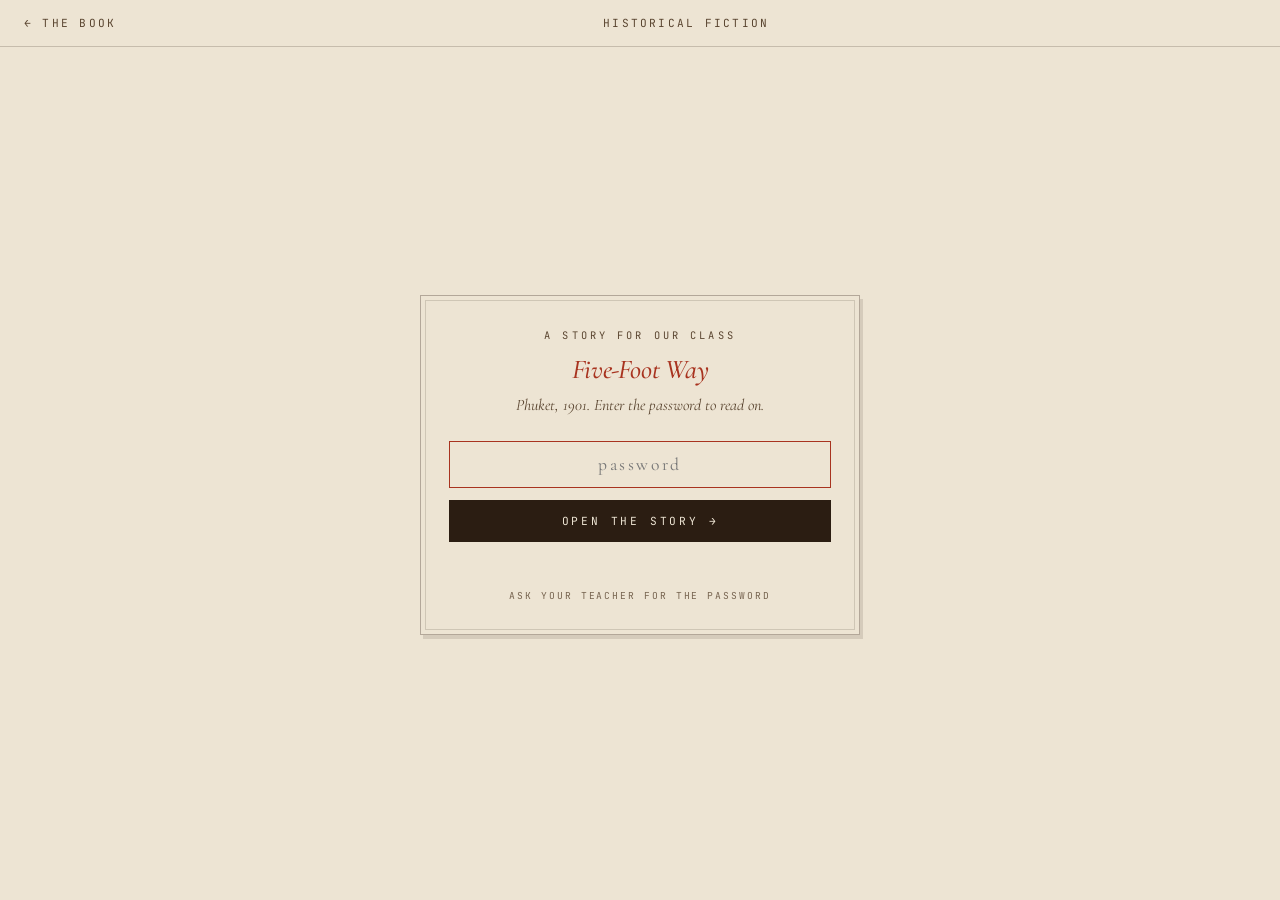
<file: fiction-ch1.html>
<!DOCTYPE html>
<html lang="en">
<head>
<meta charset="UTF-8" />
<meta name="viewport" content="width=device-width, initial-scale=1.0"/>
<title>The Harbour · Chapter I — Five-Foot Way</title>
<link href="https://fonts.googleapis.com/css2?family=Cormorant+Garamond:ital,wght@0,400;0,500;0,600;0,700;1,400&family=JetBrains+Mono:wght@400;500&display=swap" rel="stylesheet">
<link rel="stylesheet" href="styles/textbook.css">
<link rel="stylesheet" href="styles/fiction.css">
<script>
  // Soft gate: only readable once the password has been entered on the
  // contents page in this browser session. Runs before the body paints.
  try {
    if (sessionStorage.getItem('phuket-fiction-unlocked') !== 'yes') {
      location.replace('historical-fiction.html');
    }
  } catch (e) { /* sessionStorage unavailable — fall through */ }
</script>
</head>
<body>

<nav class="site-nav">
  <a class="home-link" href="historical-fiction.html">Contents</a>
  <span>Chapter I · The Harbour</span>
  <a class="next-link" href="fiction-ch2.html">The Alley</a>
</nav>

<article class="chapter">

  <header class="chapter-header">
    <div class="chapter-dek">Chapter I &nbsp;·&nbsp; Phuket · 1901</div>
    <h1>The <em>Harbour</em></h1>
  </header>

  <div class="chapter-body">
    <p>The <span class="vocab" data-def="A rice porridge (also called congee) — rice boiled in lots of water until soft and creamy. A common breakfast across Asia." data-pron="johk">jok</span> was ready before the sunrise.</p>
    <p>Mei came downstairs to the smell of rice porridge and salted fish, the soft knock of her mother's clay spoon against the side of the pot. The kitchen was the darkest room in the <span class="vocab" data-def="A narrow building with a shop on the ground floor and the family&#x27;s home on the floors above — common in old Southeast Asian towns.">shophouse</span> — set back behind the main hall, away from the street, where the charcoal stove could burn without heating the front rooms any worse than the air already did. Ratana stood with her back to the door, one hand stirring, the other reaching for the dish of fried onions.</p>
    <p>Mei took a piece of <em><span class="vocab" data-def="A long stick of fried dough eaten at breakfast, often dipped in rice porridge or soy milk." data-pron="yoh-tyao">you tiao</span></em> from the plate on the table. Her mother's hand came back and caught her wrist, lightly, without turning around.</p>
    <p>"Wash first."</p>
    <p>Mei washed. She ate the fried dough anyway, standing at the basin, tearing off pieces with wet fingers. From the front of the house came the creak of the <span class="vocab" data-def="A small altar in the home honouring dead family members, where incense is burned and prayers are said.">ancestor shrine</span>'s cabinet — Ah-Ma, already up, already lighting the morning incense. The old woman moved through the same motions every dawn: three sticks of incense, a quiet prayer, a small bow. The smoke curled through the shophouse like another member of the family, slow and familiar, finding its way into every room.</p>
    <p>Her father was at the table when she came back, dressed for business — his good cotton shirt, hair oiled, the leather shoes he wore when he wanted to be taken seriously by people who noticed leather shoes. He ate quickly. Focused, never wasting time.</p>
    <p>"Mei. Come to the harbour with me this morning."</p>
    <p>It was not a question, but it was not unkind. He needed her ears. He always said it that way — <em>I need your ears today</em> — as though her languages were something he was borrowing, like an umbrella or a good pen. She spoke four: <span class="vocab" data-def="A Chinese language from Fujian province in southern China, spoken by most of Phuket&#x27;s Chinese families." data-pron="HOK-ee-en">Hokkien</span> with her father and Ah-Ma, Malay with the market women and her mother's relatives, Thai with the officials who appeared occasionally at the shop to inspect licences, and English, learned at the mission school, where a Scottish woman with sun-damaged hands had drilled grammar into her for three years. Her father spoke Hokkien and enough Malay to buy and sell. He understood that Mei could hear things he could not, and he used it as a tool in the markets.</p>
    <p>They left the shophouse as the street was waking. The <span class="vocab" data-def="The covered walkway running along the front of the shophouses, about five feet wide. It gives shelter from sun and rain.">five-foot way</span> — the covered walkway that ran along every building on the street — was already filling: a coffee seller setting up his cart, two boys hauling a crate of chickens, an old man in an undershirt arranging bottles of dark medicine on a cloth. The light came in low and golden under the arches, catching the dust. Above the front walls of the shophouses rose arched windows with European columns, Chinese ceramic tiles in green and yellow, plaster flowers crumbling at the edges. Some buildings were new, their plaster still white. Others sagged with age and rain.</p>
    <p>The smell hit in layers: frying tofu from the corner shop, then the sharper rot of fish drying on racks, then the open drain running along the street's edge, then something sweet and faintly chemical drifting from the direction of Soi Romanee that Mei had learned not to ask about. A pig trotted past them, unhurried, heading somewhere with the confidence of an animal that owned the road. Her father stepped around it without breaking stride.</p>
    <p>At the harbour, the world opened up. The <span class="vocab" data-def="A tree that grows in salty water along tropical coasts, with tangled roots rising out of the mud." data-pron="MANG-grohv">mangrove</span>-lined canal — Klong Bang Yai — fed into the bay where the big ships waited. Smaller boats moved back and forth, carrying cargo and passengers the last stretch to the pier. A steamship sat waiting in the deeper water, its body painted white, its smokestack black — one of the Khaw family's ships that ran the coast twice a week between <span class="vocab" data-def="An island and city in present-day Malaysia with a large Chinese community — a major trading partner of Phuket." data-pron="puh-NANG">Penang</span> and <span class="vocab" data-def="The main city and port of Burma (now called Yangon, in Myanmar)." data-pron="rang-GOON">Rangoon</span>. Mei had never been on one. First-class passengers, her father had told her once, dined with the captain in white uniforms. She had tried to imagine it and could not.</p>
    <p>Her father moved through the crowd at the pier with the ease of a man who had been coming here for twenty years. He found his contact — a Hokkien trader named Ong whom Mei had met before, a thin man with ink-stained fingers who kept his account book tucked under his arm like a prayer book. They fell into conversation immediately: tin prices, shipping costs, the new taxes coming from Bangkok. Mei stood beside her father and let the words wash over her. She understood all of it but was not expected to speak.</p>
    <p>Beyond the trading men and the cargo being hauled up from the boats, a line of new arrivals was forming on the pier. She had seen this before — every few weeks, another batch. They came down from the smaller boats unsteadily, blinking against the light, carrying nothing or almost nothing. Young men, mostly. Some looked barely older than her. They wore rough cotton, salt-stained from the crossing, and they moved slowly, like people who had been at sea too long in too small a space.</p>
    <p>A <span class="vocab" data-def="Belonging to Siam, the old name for Thailand (used until 1939). &#x27;Siamese&#x27; means Thai." data-pron="sy-uh-MEEZ">Siamese</span> policeman waited at the end of the pier with a wooden box and a ball of string. Each man stopped, paid his coin, and received a small piece of beeswax pressed onto his wrist and tied with string — the immigration tax, one baht per head. Mei watched one boy fumble for his coin, patting his pockets with shaking hands. The man behind him said something low in Hokkien — <em>it's in your left, fool</em> — and the boy found it and paid and moved on.</p>
    <p>Her father glanced at the line without interest. "Forty-two in this batch," he said to Ong, reading from a shipping list someone had shown him. "Already contracted to the <span class="vocab" data-def="The main mining area of Phuket, in the hills inland from the town, where tin was first found in 1809." data-pron="kah-TOO">Kathu</span> mines."</p>
    <p>Already contracted — already owing money for their journey before their feet had touched Phuket soil. Mei knew what that meant. A man arrived in debt. He worked to pay the debt. The debt grew because he had to eat, and the food came from the mine owner, and the price was whatever the mine owner said it was. She had heard her father discuss these contracts at dinner, not with cruelty, in the same voice he used to talk about the weather. It was how things worked.</p>
    <p>One of the new arrivals — a boy not much older than Mei — stopped at the end of the pier and looked up at the town. Just looked. Then someone called to him — a man waiting to collect the new workers, probably sent by whoever owned their contracts — and the boy turned and followed, and the moment passed.</p>
    <p>"There is something else," her father said to Ong, and his voice changed in the way Mei recognised — he was excited, but trying not to show it. "A British engineer. Arriving next week. His company wants to invest in the Kathu mines." He paused, adjusting his cuffs. "I have been asked to host him. To assist with introductions."</p>
    <p>Ong raised his eyebrows. "British money."</p>
    <p>"British technology," her father corrected. "There is a difference." He smiled — the smile of a man who could already see the money this would bring. "Mei will translate."</p>
    <p>She looked at him. He had not mentioned this before.</p>
    <p>"Your English is good," he said, as though that settled it. And then he was back in the conversation with Ong, moving on to the price of labour, the cost of river access, the small and large deals that kept the Lim family's shophouse lit and fed.</p>
    <p>They walked home through the five-foot ways as the morning market reached its full noise — the shout of Hokkien prices, the clatter of pans, a woman laughing somewhere above them on a balcony. Incense smoke drifted from the shrine at the corner of Thalang Road, mixing with the smell of pork broth and wet stone. A <span class="vocab" data-def="A small two-wheeled passenger cart pulled by a person on foot." data-pron="RIK-shaw">rickshaw</span> runner passed them, barefoot, pulling an empty seat. The light fell through the arches in long pale bars.</p>
    <p>Mei walked beside her father and said nothing. She was thinking about the boy on the pier — the one who had stopped to look. She wondered what he had seen. She wondered if it matched what he had been promised.</p>
    <p>Ahead of them, the shophouse waited: dark teak, incense, the ancestor tablets on the wall, her mother's cooking, her grandmother's prayers. The ordinary life of the Lim family. Mei looked at the front of the shophouse, her house, and wondered what it would look like through the eyes of that boy.</p>
  </div>

  <aside class="author-note">
    <h3>Author's Historical Note</h3>
      <p>The harbour scene depicts a real practice: Chinese labourers arrived in Phuket from Penang and southern China throughout the late 1800s and early 1900s, many already in debt for their passage. Ships moored in Tongkah Harbour, and passengers were ferried upriver through mangroves to the town pier, where Siamese police collected an immigration tax of one baht per head — the receipt was a piece of beeswax worn on the wrist. By the peak of immigration around 1890, the Chinese population of Phuket may have reached 40,000–50,000, far outnumbering the Thai and Malay residents. The Lim family, their shophouse, and Mei herself are fictional — but the world they live in is as close to the real Phuket of 1901 as the historical record allows.</p>
  </aside>

  <nav class="chapter-footer">
    <a class="prev" href="historical-fiction.html">Story Contents</a>
    <a class="next" href="fiction-ch2.html">Chapter II · The Alley</a>
  </nav>

</article>

<script src="scripts/vocab.js"></script>
</body>
</html>
</file>
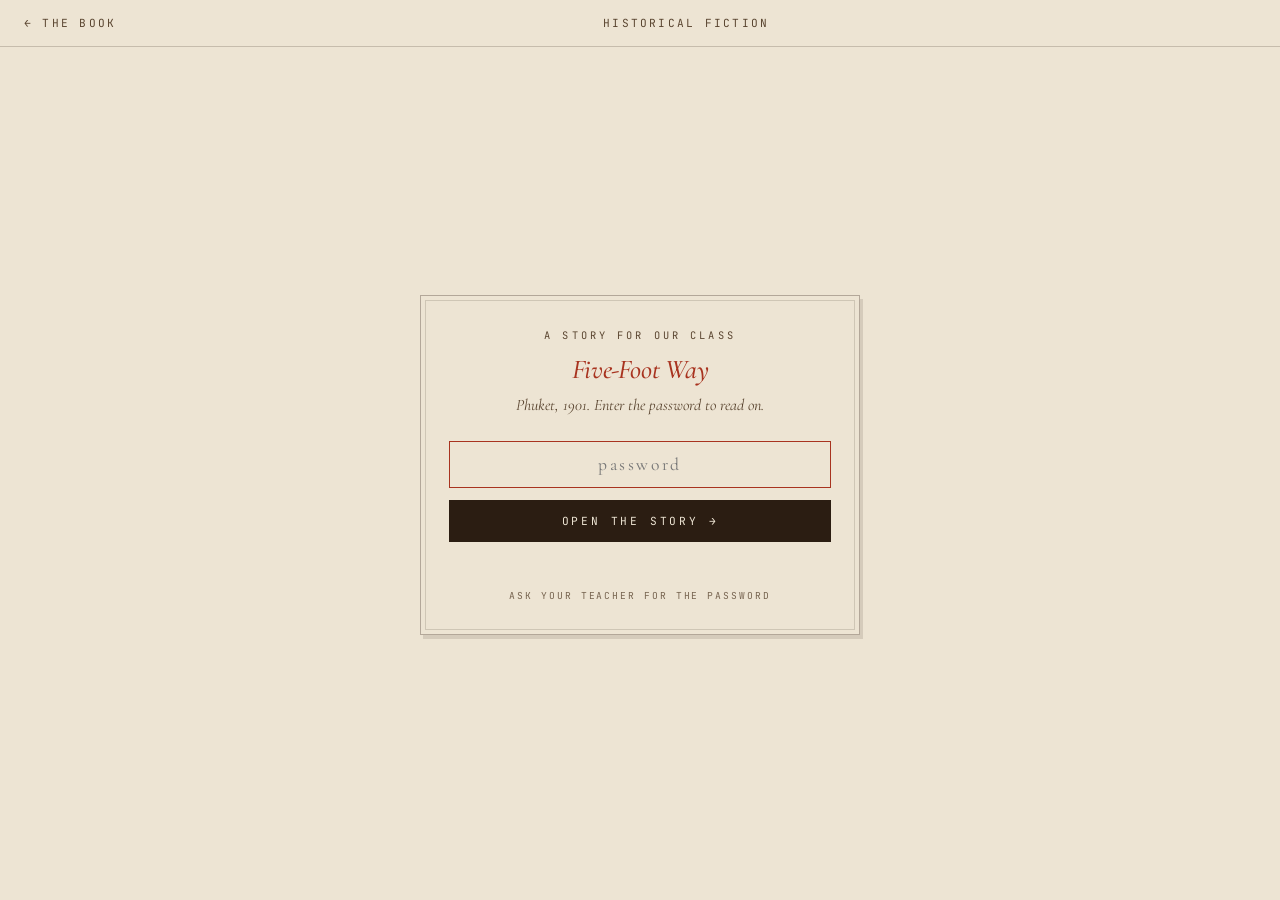
<file: fiction-ch2.html>
<!DOCTYPE html>
<html lang="en">
<head>
<meta charset="UTF-8" />
<meta name="viewport" content="width=device-width, initial-scale=1.0"/>
<title>The Alley · Chapter II — Five-Foot Way</title>
<link href="https://fonts.googleapis.com/css2?family=Cormorant+Garamond:ital,wght@0,400;0,500;0,600;0,700;1,400&family=JetBrains+Mono:wght@400;500&display=swap" rel="stylesheet">
<link rel="stylesheet" href="styles/textbook.css">
<link rel="stylesheet" href="styles/fiction.css">
<script>
  // Soft gate: only readable once the password has been entered on the
  // contents page in this browser session. Runs before the body paints.
  try {
    if (sessionStorage.getItem('phuket-fiction-unlocked') !== 'yes') {
      location.replace('historical-fiction.html');
    }
  } catch (e) { /* sessionStorage unavailable — fall through */ }
</script>
</head>
<body>

<nav class="site-nav">
  <a class="home-link" href="historical-fiction.html">Contents</a>
  <span>Chapter II · The Alley</span>
  <a class="next-link" href="fiction-ch3.html">The Englishman</a>
</nav>

<article class="chapter">

  <header class="chapter-header">
    <div class="chapter-dek">Chapter II &nbsp;·&nbsp; Three nights later</div>
    <h1>The <em>Alley</em></h1>
  </header>

  <div class="chapter-body">
    <p>She heard the breathing before anything else.</p>
    <p>Mei was awake in the upstairs room she slept in alone — the small room above the kitchen, where the heat collected and the mosquitoes found their way through the gaps in the shutters. She had the oil lamp turned low and a book open on the mat beside her, a book of English grammar the mission school teacher had lent her and never asked back. She was not really reading. She was listening to the sounds of her house falling asleep. Her father's steady snore from the front bedroom could be heard clearly from anywhere in the house. Ah-Ma's breathing was thin and slow behind the <span class="vocab" data-def="A small altar in the home honouring dead family members, where incense is burned and prayers are said.">ancestor shrine</span>. The stairway creaked softly, which was either nothing or ghosts.</p>
    <p>But the breathing sound came from below. From the back alley, the narrow space between the <span class="vocab" data-def="A narrow building with a shop on the ground floor and the family&#x27;s home on the floors above — common in old Southeast Asian towns.">shophouse</span> and the building behind it where the kitchen waste went out and the rats came in. Mei knew the sounds of that alley — the scratch of claws on stone, the rustle of cats hunting, the drip of water from the upper floors. This was different. This was a person. Someone trying very hard to breathe quietly and failing.</p>
    <p>She did not wake her parents. Later, she would not be able to explain why — not to herself, not to anyone. She took the lamp and went down the back stairs, barefoot on the dark teak, through the kitchen where the charcoal stove was still warm, to the low door that opened onto the alley.</p>
    <p>He was sitting against the wall, legs drawn up, head down. A boy — older than her, but not by much. His clothes were rough cotton, the kind the mine workers wore, torn at the shoulder and dark with something that might have been mud or might have been blood. His breathing came in short, uneven pulls, like someone who had been running for a long time and had only just stopped.</p>
    <p>She held the lamp up. He flinched, throwing a hand across his face, and said something fast and sharp in <span class="vocab" data-def="A Chinese language from Fujian province in southern China, spoken by most of Phuket&#x27;s Chinese families." data-pron="HOK-ee-en">Hokkien</span>: <em>"Don't — "</em></p>
    <p>She answered in Hokkien. "I'm not going to hurt you."</p>
    <p>He went still. His hand came down slowly and he looked at her — really looked, taking in the girl standing in a doorway with a lamp and bare feet and a face that was not what he had expected. She could see it: the calculation behind his eyes, working out whether she was going to scream.</p>
    <p>"You're from China?" he asked.</p>
    <p>"No. I'm from here."</p>
    <p>He frowned, as if this did not make sense with the Hokkien in her mouth. "Your family — "</p>
    <p>"My father is Hokkien. My mother is Malay. Thai."</p>
    <p>He stared at her. Then something shifted in his face as his look of suspicion softened with relief. "I need water," he said.</p>
    <p>She brought him water in a clay cup and cold rice wrapped in a cloth from the kitchen shelf. He drank the water in one long swallow and then held the cup out for more, and she refilled it without speaking. He ate the rice fast, hunched over it. When he finished he looked up and said, "My name is Ah Seng."</p>
    <p>"Mei."</p>
    <p>"Mei." He said it once. "I need a place to sleep. One night. I'll be gone before your family wakes."</p>
    <p>She looked at the storage room behind the kitchen — a narrow space, half-filled with sacks of rice and dried goods and her father's spare trading supplies. It had a door that closed. It had no window.</p>
    <p>"In there," she said. "Don't make noise."</p>
    <p>He stood with difficulty. He was taller than her but moved like an old man — slowly, with his hand pressed against his ribs. She did not ask what had happened to him. He did not offer. He went into the storage room and lowered himself to the floor between two rice sacks and closed his eyes, and she pulled the door shut and stood in the dark kitchen and listened to her own heartbeat and wondered what she had done.</p>
    <hr class="scene-break" />
    <p>He did not leave before the family woke. He could not. When Mei came down at dawn, before the rest of the house stirred, she found him in the same position, his face grey with exhaustion, his ribs rising and falling too fast. He had a bruise along his jaw that she had not seen in the lamplight, and his left hand was swollen at the knuckles.</p>
    <p>She brought more water. More rice. A piece of salted fish her mother would probably notice was missing. She sat on the floor outside the storage room door while he ate, and this time he talked.</p>
    <p>He was seventeen. He had come to Phuket six months ago from a village near <span class="vocab" data-def="A port city in Fujian, China, that many Phuket migrants set sail from." data-pron="chwan-JOH">Quanzhou</span>, in <span class="vocab" data-def="A province on the southeast coast of China — the home region of most Chinese migrants to Phuket." data-pron="foo-JYEN">Fujian</span> province. His passage had been paid by a labour contractor — a man connected to one of the brotherhoods, the <em><span class="vocab" data-def="A Chinese secret society, or &#x27;brotherhood.&#x27; In Phuket these groups controlled the mine contracts and much of Chinese life." data-pron="AHNG-yee">ang-yi</span></em>, the secret societies that controlled most of the mine contracts on the island. The cost of the passage was added to his debt. The cost of his food in the <span class="vocab" data-def="Plain buildings where many workers were housed together, like crowded dormitories." data-pron="BA-raks">barracks</span> was added to his debt. The cost of his tools was added to his debt. Every month the debt grew faster than his wages could cut it down.</p>
    <p>"The <span class="vocab" data-def="A boss who watches over workers and forces them to keep working, often harshly." data-pron="OH-ver-see-er">overseer</span> beat a man named Lau," Ah Seng said. His voice was flat. "Lau owed extra — he'd been sick, couldn't work for a week, and they charged him for the missed days. He argued. The overseer used a cane. Lau didn't get up."</p>
    <p>Mei said nothing. There was nothing to say.</p>
    <p>Ah Seng was quiet for a moment, and then he told her the rest. After the overseer beat Lau, the other men carried him back to the barracks and laid him on his mat. There were no doctors, and no one was sent for. Ah Seng sat with him through the night, pressing a wet cloth to Lau's face, listening to his breathing get worse. By morning Lau could not stand. The overseer came in at dawn and told them all to get to the <span class="vocab" data-def="A long wooden channel that water runs through. Miners used it to wash away light soil so the heavy tin would settle and could be collected." data-pron="sloos">sluice</span> line. He looked at Lau on the mat and said the missed days would be added to his debt.</p>
    <p>"I asked if someone could take him to the town," Ah Seng said. "To a doctor. The overseer hit me here" — he touched his jaw, the bruise — "and said I could join Lau on the mat if I wanted. So I worked the shift. When I came back, Lau was gone. They said he had been moved to another camp. No one believed it."</p>
    <p>He held up his swollen hand. "That night I went over the wall. There is a fence, bamboo, with wire at the top. I went over and the wire caught my hand and I kept going. I walked south through the jungle. I didn't know where I was going. I just walked until I couldn't anymore, and then I was here."</p>
    <p>He leaned his head back against the rice sacks. "I ran because I didn't want to end up like Lau. That's all. I don't have a plan. I don't have money. I don't have anywhere."</p>
    <p>She should have told him to leave. She knew this. A runaway <span class="vocab" data-def="An old and now offensive word for a poorly paid Asian labourer doing hard manual work. Used here for the indentured mine workers." data-pron="KOO-lee">coolie</span> in her father's shophouse — if the brotherhood found out, if her father found out — she could not finish the thought cleanly, could not see all the way to the end of what it would mean. But she looked at him sitting on the floor of her family's storage room, seventeen years old, holding his swollen hand against his chest, and she could not say the words.</p>
    <p>"Stay today," she said. "I'll bring food when it's safe. We'll figure out the rest."</p>
    <p>It was the first promise she had made to someone outside her family.</p>
    <p>That evening, her mother came back from the market with a basket of vegetables and a live chicken held by the feet. Mei was in the kitchen, washing the morning bowls, her body positioned between the storage room door and the rest of the house in a way she hoped looked natural.</p>
    <p>Ratana set the basket down. She untied the chicken and put it in the yard coop. She washed her hands at the basin. And then she paused — just for a moment — looking at the storage room door.</p>
    <p>Mei's hands went still in the wash water.</p>
    <p>"Mak." The word came out too quickly. "Will we eat the chicken tonight?"</p>
    <p>Her mother turned. She looked at Mei for a moment, one eyebrow rising slightly. "No. Tonight, only rice and soup." She moved to the stove and began unpacking the basket.</p>
    <p>Mei finished washing the bowls and went up the stairs to the front room, where Ah-Ma was waiting for her afternoon tea.</p>
    <p>That night, the storage room door stayed shut. Behind it, Ah Seng slept.</p>
  </div>

  <aside class="author-note">
    <h3>Author's Historical Note</h3>
      <p>The debt-bondage system shown here was real. Chinese labourers often signed contracts before leaving China, owing money for their passage, food, and tools to a mine owner or labour contractor. These debts were nearly impossible to pay off — new charges were added for food and lodging in the mining barracks, and wages were set by the mine owner. The secret societies (known locally as <em>ang-yi</em>, meaning roughly "brotherhood" in Hokkien) held and enforced these contracts. Running away meant becoming a fugitive not just from an employer, but from the brotherhood network that stretched across the island. The violence Ah Seng describes — overseers beating workers who could not meet their obligations — was a documented feature of the system, not an exception to it.</p>
  </aside>

  <nav class="chapter-footer">
    <a class="prev" href="fiction-ch1.html">Chapter I · The Harbour</a>
    <a class="next" href="fiction-ch3.html">Chapter III · The Englishman</a>
  </nav>

</article>

<script src="scripts/vocab.js"></script>
</body>
</html>
</file>
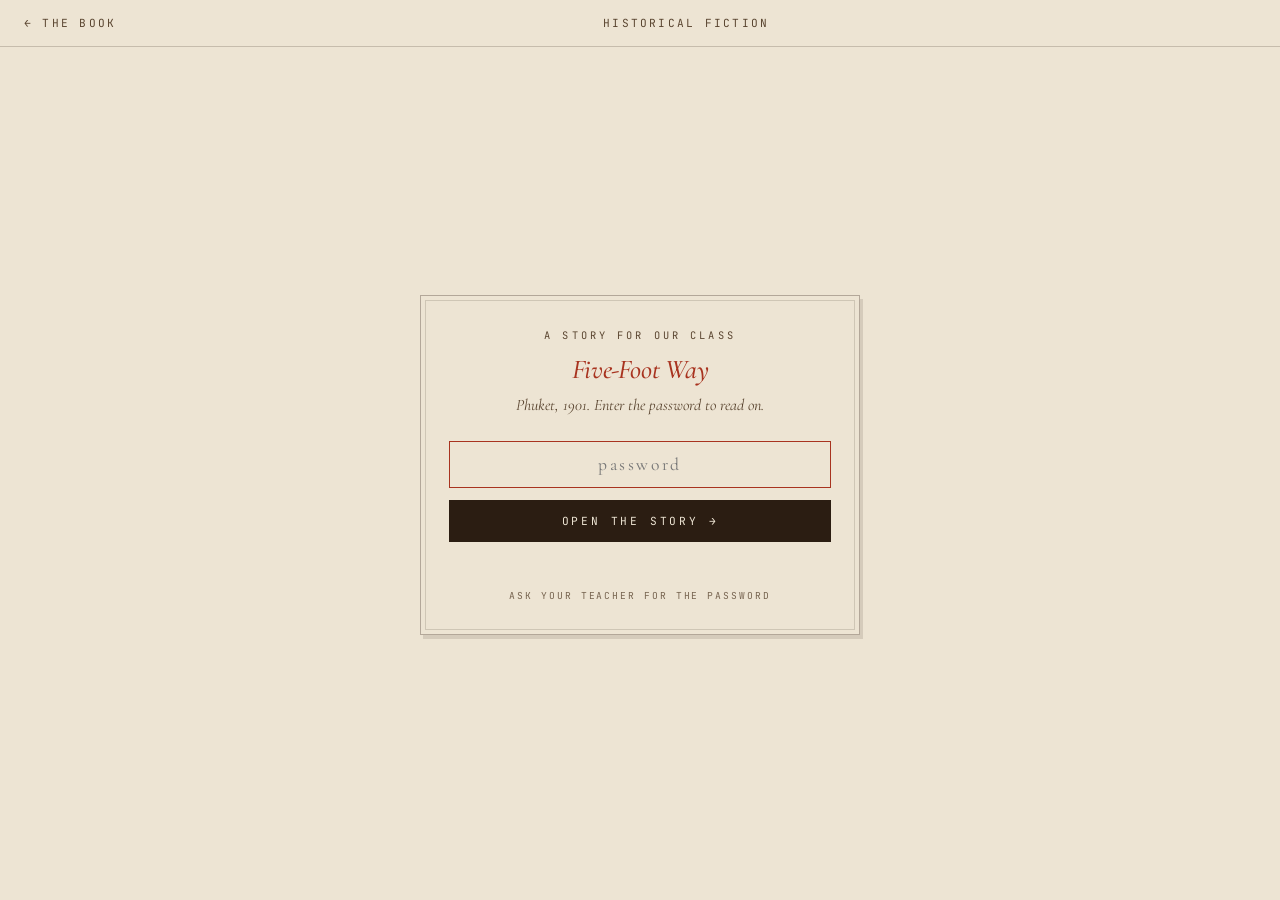
<file: fiction-ch3.html>
<!DOCTYPE html>
<html lang="en">
<head>
<meta charset="UTF-8" />
<meta name="viewport" content="width=device-width, initial-scale=1.0"/>
<title>The Englishman · Chapter III — Five-Foot Way</title>
<link href="https://fonts.googleapis.com/css2?family=Cormorant+Garamond:ital,wght@0,400;0,500;0,600;0,700;1,400&family=JetBrains+Mono:wght@400;500&display=swap" rel="stylesheet">
<link rel="stylesheet" href="styles/textbook.css">
<link rel="stylesheet" href="styles/fiction.css">
<script>
  // Soft gate: only readable once the password has been entered on the
  // contents page in this browser session. Runs before the body paints.
  try {
    if (sessionStorage.getItem('phuket-fiction-unlocked') !== 'yes') {
      location.replace('historical-fiction.html');
    }
  } catch (e) { /* sessionStorage unavailable — fall through */ }
</script>
</head>
<body>

<nav class="site-nav">
  <a class="home-link" href="historical-fiction.html">Contents</a>
  <span>Chapter III · The Englishman</span>
  <a class="next-link" href="fiction-ch4.html">Double Life</a>
</nav>

<article class="chapter">

  <header class="chapter-header">
    <div class="chapter-dek">Chapter III &nbsp;·&nbsp; A week later</div>
    <h1>The <em>Englishman</em></h1>
  </header>

  <div class="chapter-body">
    <p>He was not what she expected.</p>
    <p>Mei had imagined someone older — grey-whiskered, sun-darkened, the kind of British man she had seen stepping off the steamships in starched white and looking at Phuket the way a person looks at a room they intend to rearrange. But the man who followed her father through the front of the <span class="vocab" data-def="A narrow building with a shop on the ground floor and the family&#x27;s home on the floors above — common in old Southeast Asian towns.">shophouse</span> that Tuesday morning was young — her father's age, maybe younger — with sand-coloured hair already damp at the temples and a linen jacket he kept pulling away from his neck. He carried a leather case under one arm and a notebook in his hand and he looked, more than anything, like someone who had dressed for a different climate and was only now realising his mistake.</p>
    <p>"Mr. Aldridge," her father said, in the voice he used when he wanted to sound like a man of the world. "Welcome. Please — sit."</p>
    <p>The front room had been arranged for this — the good chairs, the dark teak table polished, the blue-and-white porcelain that only came out for guests. Aldridge sat and put his leather case on the floor and looked around the room — the <span class="vocab" data-def="A small altar in the home honouring dead family members, where incense is burned and prayers are said.">ancestor shrine</span>, the incense smoke, the ceramic tiles framing the doorway. He looked like a man making notes in his head.</p>
    <p>"My daughter," her father said, gesturing to Mei. "She speaks English. She will assist with our discussions."</p>
    <p>Aldridge turned to her and Mei saw the surprise flicker across his face. He had not expected a fourteen-year-old girl in a cotton <span class="vocab" data-def="A light, fitted blouse worn by women in the Malay world, usually over a sarong." data-pron="kuh-BAH-yah">kebaya</span> standing with her hands folded, waiting.</p>
    <p>"Miss Lim," he said, and stood halfway out of his chair — an odd, halting movement, as though his body had started the gesture before his mind caught up. "A pleasure."</p>
    <p>"Welcome to Phuket," Mei said.</p>
    <p>He smiled. It was an open smile, slightly uncertain.</p>
    <p>Before they could begin, there was a knock at the front entrance. Her father returned with another man — Thai, wearing a white Western-style uniform with brass buttons that he adjusted at the collar, as though it did not quite fit. He introduced himself in Thai as Khun Narong, from the office of Phraya Rassada, the governor. Mei translated for Aldridge. Khun Narong was polite and precise. He noted Aldridge's name, his company, his purpose — a survey of the mining areas at <span class="vocab" data-def="The main mining area of Phuket, in the hills inland from the town, where tin was first found in 1809." data-pron="kah-TOO">Kathu</span> — asked two questions about the length of the visit, accepted tea, and stood to leave within ten minutes.</p>
    <p>At the door he looked back at the room — at Aldridge with his notebook, at her father's eager <span class="vocab" data-def="A warm, generous welcome given to guests." data-pron="hos-pi-TAL-i-tee">hospitality</span>. Then he was gone, and the real conversation began.</p>
    <p>Aldridge spread papers across the table: maps of the Kathu area marked with pencil lines, technical drawings of a heavy nozzle mounted on a <span class="vocab" data-def="A joint that lets something turn freely from side to side." data-pron="SWIV-uhl">swivel</span> with pipes running to a pump, columns of numbers in small handwriting.</p>
    <p>"The tin <span class="vocab" data-def="An amount of a mineral, such as tin, that has built up naturally in the ground." data-pron="di-POZ-it">deposits</span> in these hillsides are extraordinarily rich," he said. "But the current methods — the sluicing, the hand labour — they're too slow. Men with shovels and wooden pans, digging by hand. There is a fortune sitting in those hills, and it will take a lifetime to get at it that way."</p>
    <p>Mei told her father: "He says the tin in the hills is rich but the miners are too slow to reach it. He thinks there is a better way."</p>
    <p>Her father nodded, his fingers drumming softly on the table.</p>
    <p>"A <span class="vocab" data-def="A high-pressure water cannon. Aimed at a hillside, it blasts the earth apart so the tin can be washed out — doing the work of many men." data-pron="hy-DROL-ik MON-i-ter">hydraulic monitor</span>," Aldridge said, and his voice shifted — warmer, faster. He tapped the drawing. "A water cannon, mounted on a swivel. You connect it by pipe to a steam-driven pump, draw water from the river, and fire it at the hillside under tremendous pressure. The water tears the earth apart — washes the tin-bearing soil straight down into the <span class="vocab" data-def="A long wooden channel that water runs through. Miners used it to wash away light soil so the heavy tin would settle and could be collected." data-pron="sloos">sluice</span> boxes. One machine, one operator. Doing the work of fifty men." He sat back. "The Cornish engineers in Malaya have already proved it works. My company has shipped one here — pipes, pump, the <span class="vocab" data-def="Here, short for a hydraulic monitor — a powerful water cannon used to blast tin out of a hillside.">monitor</span> itself. I plan to demonstrate it at Kathu."</p>
    <p>Mei told her father: "His company has brought a machine that uses water to blast apart hillsides and wash out the tin. They want to show it working at Kathu. He says one machine can do the work of fifty men."</p>
    <p>Her father leaned forward. "Tell him — tell him we have the land rights. We have the connections to the mine owners at Kathu. If his company needs a local partner, the Lim family can open every door on this island."</p>
    <p>Mei told Aldridge: "My father says his family has strong relationships with the mine owners. He would be glad to help your company make the right introductions."</p>
    <p>Aldridge asked about roads to Kathu, about the rainy season, about the depth of the rivers. He wrote everything down. He asked Mei how to say <em>thank you</em> in Thai and wrote that down too, in careful letters that looked nothing like the sounds. When he left, he turned to Mei and said, "Your English is excellent, Miss Lim. Where did you study?"</p>
    <p>"The mission school," she said. "On Thalang Road."</p>
    <p>"Remarkable," he said, and meant it, and walked out into the heat.</p>
    <p>Her father closed the door with the bright, certain look he wore when business was going well. "This is going to change everything, Mei. British money. British machines." He put his hand on her shoulder, a rare gesture. "You did well today."</p>
    <hr class="scene-break" />
    <p>Ah Seng had been in the storage room for a week. His hand was less swollen now, and he could stand without holding his ribs, though he still moved carefully. Each evening Mei brought him food after the family had eaten — rice, whatever was left over, sometimes a piece of fruit. They did not talk much. He was not unfriendly, but he was not easy either. He was a person who had learned to be careful around people, and she was still someone he was deciding about.</p>
    <p>That evening she brought him rice and salted duck. He ate sitting against the rice sacks, steady and unhurried.</p>
    <p>"What did you do today?" he asked.</p>
    <p>"Helped my father," Mei said. "He had a meeting. I translated."</p>
    <p>Ah Seng nodded. He pulled a piece of duck apart with his fingers. "Your father has a lot of meetings."</p>
    <p>"He's a trader. That's what traders do."</p>
    <p>"What was this one about?"</p>
    <p>"Tin," she said. "It's always about tin."</p>
    <p>He almost smiled at that. Almost. Then he went back to eating, and for a while neither of them spoke. Through the wall, her mother was washing the dinner bowls, the soft clink of ceramic on ceramic.</p>
    <p>"You can't go back," Mei said. "Can you."</p>
    <p>He shook his head slowly.</p>
    <p>"The <em><span class="vocab" data-def="A Chinese secret society, or &#x27;brotherhood.&#x27; In Phuket these groups controlled the mine contracts and much of Chinese life." data-pron="AHNG-yee">ang-yi</span></em> — the brotherhood — will be looking," he said. "Not yet. But soon."</p>
    <p>She waited.</p>
    <p>"I owe them. The passage from <span class="vocab" data-def="A province on the southeast coast of China — the home region of most Chinese migrants to Phuket." data-pron="foo-JYEN">Fujian</span>, the tools, the mat I slept on, even my daily rice." He looked up at her. "Not as good as what you bring me."</p>
    <p>She almost laughed. He almost did too.</p>
    <p>"Every day the number got bigger, not smaller. A man who owes is a man on their books." He set the bowl down. "They do not forget."</p>
    <p>"And you can't stay here forever."</p>
    <p>He didn't answer at first. He set the bowl down and looked at the wall of the storage room — the sacks of rice, the low ceiling, the door that was the only way in or out.</p>
    <p>Then: "When my ribs are better, I'll find day-work at the harbour. <span class="vocab" data-def="A worker who carries heavy loads — for example, loading and unloading boats at the harbour.">Porters</span>. They pay in coin and they don't ask for names."</p>
    <p>"That's the first place they'd look."</p>
    <p>"Maybe. The harbour is a hundred men a day, in and out. A face is gone the moment it's seen."</p>
    <p>She did not answer.</p>
    <p>"I can't keep eating your food and giving you nothing back," he said. "A few more days. Until I can walk without holding my chest."</p>
    <p>She went upstairs to bed.</p>
  </div>

  <aside class="author-note">
    <h3>Author's Historical Note</h3>
      <p>British investment in Phuket's tin mining increased sharply in the 1890s and early 1900s, as companies in Britain sought access to the island's rich alluvial tin deposits. Engineers with Cornish mining backgrounds were sent to introduce hydraulic mining technology — high-pressure water monitors that could blast apart hillsides and wash tin ore downhill, replacing large numbers of labourers with a single machine and operator. This technology was already being used in British Malaya during King Rama V's modernisation period (1868–1910). The Siamese government watched these arrivals carefully, placing junior officials in provincial centres to monitor foreign visitors — a delicate balancing act between welcoming foreign money and resisting colonial control. Mei's role as interpreter is fictional, but the real power of interpreters in colonial-era negotiations — their ability to shape what was communicated between parties who could not understand each other — is well documented across Southeast Asia.</p>
  </aside>

  <nav class="chapter-footer">
    <a class="prev" href="fiction-ch2.html">Chapter II · The Alley</a>
    <a class="next" href="fiction-ch4.html">Chapter IV · Double Life</a>
  </nav>

</article>

<script src="scripts/vocab.js"></script>
</body>
</html>
</file>
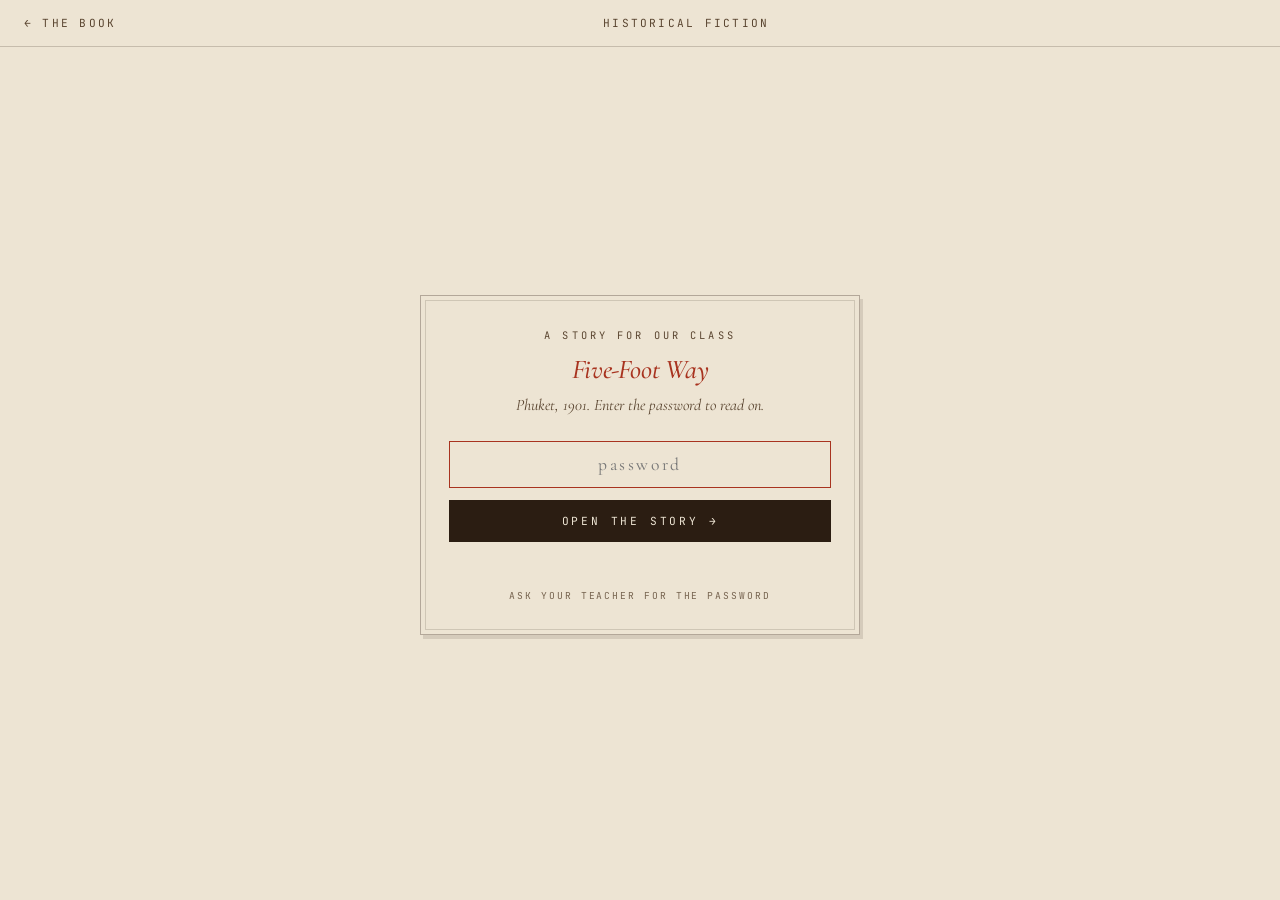
<file: fiction-ch4.html>
<!DOCTYPE html>
<html lang="en">
<head>
<meta charset="UTF-8" />
<meta name="viewport" content="width=device-width, initial-scale=1.0"/>
<title>Double Life · Chapter IV — Five-Foot Way</title>
<link href="https://fonts.googleapis.com/css2?family=Cormorant+Garamond:ital,wght@0,400;0,500;0,600;0,700;1,400&family=JetBrains+Mono:wght@400;500&display=swap" rel="stylesheet">
<link rel="stylesheet" href="styles/textbook.css">
<link rel="stylesheet" href="styles/fiction.css">
<script>
  // Soft gate: only readable once the password has been entered on the
  // contents page in this browser session. Runs before the body paints.
  try {
    if (sessionStorage.getItem('phuket-fiction-unlocked') !== 'yes') {
      location.replace('historical-fiction.html');
    }
  } catch (e) { /* sessionStorage unavailable — fall through */ }
</script>
</head>
<body>

<nav class="site-nav">
  <a class="home-link" href="historical-fiction.html">Contents</a>
  <span>Chapter IV · Double Life</span>
  <a class="next-link" href="fiction-ch5.html">The Question</a>
</nav>

<article class="chapter">

  <header class="chapter-header">
    <div class="chapter-dek">Chapter IV &nbsp;·&nbsp; The days find a shape</div>
    <h1>Double <em>Life</em></h1>
  </header>

  <div class="chapter-body">
    <p>The days found a shape.</p>
    <p>Ah Seng was the first out of the house. He left through the alley before dawn, while the family slept — a cloth bundle of cold rice in his hand, the few coins from the day before tied in a knot at his belt. The harbour foreman paid in coin and did not ask for names. Ah Seng hauled rice sacks and dried fish off the <span class="vocab" data-def="A traditional Chinese wooden sailing ship with broad sails, used for trade and travel across Southeast Asia.">junks</span> until midday, took an hour for food, and worked until the light went. His ribs still ached, but they held. His hand, the one that had caught the wire, had stopped weeping.</p>
    <p>Mornings she sat beside Aldridge in her father's front room while he spread his papers across the table and talked about rivers. When he was excited he leaned forward, tapping the map with his pencil, his voice rising half a note. She forgot, for a moment, what the rivers were for. He taught her words she had never needed before: <em><span class="vocab" data-def="Made of sand, gravel and soil carried and dropped by rivers over a long time. Phuket&#x27;s tin sat in alluvial gravel, easy to dig out." data-pron="al-LOO-vee-uhl">alluvial</span></em>, <em><span class="vocab" data-def="Tiny bits of sand, mud and rock that settle to the bottom of water." data-pron="SED-i-ment">sediment</span></em>, <em><span class="vocab" data-def="An amount of a mineral, such as tin, that has built up naturally in the ground." data-pron="di-POZ-it">deposit</span></em>, <em><span class="vocab" data-def="Powered by water moving under high pressure." data-pron="hy-DROL-ik">hydraulic</span></em>. He showed her the technical drawings of the <span class="vocab" data-def="Here, short for a hydraulic monitor — a powerful water cannon used to blast tin out of a hillside.">monitor</span> — the heavy iron nozzle on its <span class="vocab" data-def="A joint that lets something turn freely from side to side." data-pron="SWIV-uhl">swivel</span>, the pipes running back to the steam pump — and explained how the pressurised water would strip a hillside bare, washing tin-bearing soil straight down into the <span class="vocab" data-def="A long wooden channel that water runs through. Miners used it to wash away light soil so the heavy tin would settle and could be collected." data-pron="sloos">sluice</span> boxes. She asked how many men it replaced. He said fifty, maybe more. His eyes lit up when he said it.</p>
    <p>Afternoons she helped her mother in the kitchen, ran errands for her father at the trading house, sat with Ah-Ma at the shrine. Ordinary days. Ratana watched her sometimes. She did not say anything.</p>
    <p>Ah Seng came back after dusk. He slipped through the alley door while the family was at the table, washed at the basin in the dark, and went into the storage room. Mei brought him rice when she could — leftovers from the family pot, a piece of fruit, sometimes a sliver of dried fish. He had news of the town now. Two new junks from <span class="vocab" data-def="An island and city in present-day Malaysia with a large Chinese community — a major trading partner of Phuket." data-pron="puh-NANG">Penang</span>. A Tamil money-lender at the customs house. The price of charcoal up again. Mei listened. She did not tell him what Aldridge had said about <span class="vocab" data-def="A high-pressure water cannon. Aimed at a hillside, it blasts the earth apart so the tin can be washed out — doing the work of many men." data-pron="hy-DROL-ik MON-i-ter">hydraulic monitors</span>. She told herself this was because it would only worry him.</p>
    <p>Evenings she sat at the family table and ate and answered her father's questions about Aldridge's plans and said nothing about the boy in the storage room. She was good at this — the ordinary performance of a daughter with nothing to hide. She could not remember when it had stopped feeling difficult.</p>
    <hr class="scene-break" />
    <p>One Sunday he came back early. Mei was in the kitchen and heard the alley door before she expected it. She found him in the storage room already, sitting on the rice sacks, his face changed.</p>
    <p>"I saw Kwek," he said. "At the noodle stall near the customs house. He comes into town on the rest day."</p>
    <p>She sat down on the floor.</p>
    <p>"I didn't call out. I followed him four streets back, into the alley behind the rice <span class="vocab" data-def="A warehouse for storing goods, especially near a harbour — a common word in Asian ports." data-pron="GOH-down">godowns</span>, and told him where to come. Three knocks, then two. The back alley, not the front. Not on a rest day — the brotherhood watches the rest-day crowds." He paused. "He asked about Beng Huat. I said bring him."</p>
    <p>"When?"</p>
    <p>"When they can."</p>
    <p>She nodded. She did not know what else to do.</p>
    <hr class="scene-break" />
    <p>Then Kwek and Beng Huat came.</p>
    <p>It was past midnight, a week after Aldridge's arrival. The tapping at the alley door was soft — three short, a pause, two more — and from her room above the kitchen Mei almost missed it. She set the book down and listened. Below, she heard the storage room door, then bare feet on the kitchen tiles, and then the low scrape of the alley door as Ah Seng pulled it back. Voices in the kitchen, brief and quiet.</p>
    <p>By the time she came down the back stairs, the three of them were inside with the door shut. Two young men stood beside Ah Seng in the dark kitchen, the lamp turned low. The shorter one looked at her and grinned.</p>
    <p>"You must be the merchant's daughter," he said in <span class="vocab" data-def="A Chinese language from Fujian province in southern China, spoken by most of Phuket&#x27;s Chinese families." data-pron="HOK-ee-en">Hokkien</span>. "Ah Seng said you were his hero."</p>
    <p>"No," Ah Seng said. "I said she helped me a lot. There's a difference."</p>
    <p>Mei smirked.</p>
    <p>Kwek — that was the shorter one, she learned — talked enough for three people. He was seventeen, the same age as Ah Seng, from the same village near <span class="vocab" data-def="A port city in Fujian, China, that many Phuket migrants set sail from." data-pron="chwan-JOH">Quanzhou</span>. He had a round face and a grin that made it impossible to tell whether he was joking. The other one, Beng Huat, was older — nineteen, quieter, with hands that looked like they belonged to someone twice his age. He sat against the wall of the storage room and watched the others with the patience of a man who had learned that most things were not worth saying.</p>
    <p>They ate cold rice and pickled vegetables by the light of a single oil lamp turned so low it barely held. Four people in a space meant for sacks of rice. Kwek told Ah Seng about the <span class="vocab" data-def="Plain buildings where many workers were housed together, like crowded dormitories." data-pron="BA-raks">barracks</span> — who had been moved to which camp, who owed what, which <span class="vocab" data-def="A boss who watches over workers and forces them to keep working, often harshly." data-pron="OH-ver-see-er">overseer</span> had been replaced by one who was worse. He told it all as if it were gossip, almost cheerful, and Ah Seng shook his head and said, "You make everything sound like a festival."</p>
    <p>"Better than making it sound like a funeral," Kwek said. He turned to Mei. "Does he do this to you? Sit in the corner looking tragic?"</p>
    <p>She found herself laughing before she meant to. Ah Seng looked at her with an expression of betrayal so exaggerated that she laughed harder, and Kwek looked delighted, and even Beng Huat's mouth twitched.</p>
    <p>Then Beng Huat spoke. He told Mei what three years in the mines did. The knees go first, he said. Then the back. Then the cough that never leaves. Then the shaking in the hands that makes it hard to hold a cup steady. He held up his hands to show her. They trembled, very slightly, in the lamplight. He was nineteen.</p>
    <p>Mei asked if they had family at home.</p>
    <p>Kwek lit up. "A mother. Two younger sisters." He fished a coin from his pocket and turned it over in his fingers. "I send money when I can. It's never enough. But they know I'm alive, and that's something."</p>
    <p>There was a silence. Then Beng Huat said, without looking at anyone, "In the barracks, men smoke after the shift. <span class="vocab" data-def="An addictive drug made from poppies and smoked to dull pain. It was sold openly in the mines and kept many workers in debt." data-pron="OH-pee-um">Opium</span>. It helps with the ache."</p>
    <p>Kwek shook his head. "I don't touch it. My mother told me not to." He said it simply, as if his mother's voice still carried across the sea from <span class="vocab" data-def="A province on the southeast coast of China — the home region of most Chinese migrants to Phuket." data-pron="foo-JYEN">Fujian</span> to this storage room in Phuket.</p>
    <p>Ah Seng laughed — a short, real laugh. "His mother also told him to eat his vegetables and not talk to girls."</p>
    <p>"And I listened to two out of three," Kwek said, and grinned at Mei.</p>
    <p>She thought of the smell that drifted from Soi Romanee on certain nights — sweet and heavy, settling in the back of the throat. She had always known it without knowing what it was.</p>
    <p>Kwek asked what Mei did during the day. She said she helped her father with his business, that there was a visitor she had to assist. She did not say who the visitor was. She did not mention hydraulic monitors or surveys or the word <em>alluvial</em>. She told herself this was because it would only worry them.</p>
    <hr class="scene-break" />
    <p>The visits became a pattern — every few nights when it was safe, the soft knock at the back door. Mei started leaving extra food out.</p>
    <p>Outside the <span class="vocab" data-def="A narrow building with a shop on the ground floor and the family&#x27;s home on the floors above — common in old Southeast Asian towns.">shophouse</span>, the town was shifting. Yellow ceremonial flags had appeared on shophouse doors along Thalang Road. Drums sounded at dusk from the direction of the Chinese shrines, low and steady, a pulse beneath the ordinary noise. The incense smoke was thicker than usual, drifting in slow clouds through the <span class="vocab" data-def="The covered walkway running along the front of the shophouses, about five feet wide. It gives shelter from sun and rain.">five-foot ways</span>. The Vegetarian Festival — the Nine Emperor Gods — had begun. For nine days the faithful would eat no meat, burn offerings at the shrines, and pray. An old man at the corner shrine sat cross-legged before a table of fruit and incense, chanting in a voice that seemed to come from somewhere below his chest. Mei passed him each morning on her way to the front room where Aldridge waited with his maps. Two worlds, a hundred steps apart.</p>
    <p>Later that night, Ah-Ma called her to the <span class="vocab" data-def="A small altar in the home honouring dead family members, where incense is burned and prayers are said.">ancestor shrine</span> room. The old woman was sitting on a low stool beside the shrine, the incense sticks freshly lit, the smoke thick enough to taste. She patted the floor beside her. Mei sat.</p>
    <p>"Your father is pleased with you," Ah-Ma said. She did not look at Mei when she said it. She was adjusting an incense stick that did not need adjusting. "He says you are useful to the British man. That you translate well."</p>
    <p>"I translate what they say to each other. That's all."</p>
    <p>"Mmm." Ah-Ma's fingers moved to the next incense stick. "Your grandfather translated too. For the mine bosses, when they needed someone who could speak to the <span class="vocab" data-def="Belonging to Siam, the old name for Thailand (used until 1939). &#x27;Siamese&#x27; means Thai." data-pron="sy-uh-MEEZ">Siamese</span> officials. He was useful." She paused. "Being useful to powerful men is not the same as being safe."</p>
    <p>Mei said nothing.</p>
    <p>Ah-Ma turned her head slightly, as if listening to something beyond the room. "You hear the drums?"</p>
    <p>"The festival."</p>
    <p>"Yes." Ah-Ma was quiet for a while. The drums pulsed in the distance. Then she said, "I was your father's age — younger, even — when our people burned this town."</p>
    <p>Mei looked at her.</p>
    <p>"Eighteen seventy-six," Ah-Ma said. "The miners. Men like your grandfather — men who had come from Fujian with nothing and been given less. They came down from <span class="vocab" data-def="The main mining area of Phuket, in the hills inland from the town, where tin was first found in 1809." data-pron="kah-TOO">Kathu</span> with torches. I could hear them before I could see them — shouting, hundreds of voices. Then the smell. Wood burning, and something else." She touched one of the incense sticks, steadying it in its holder. "The governor ran."</p>
    <p>She turned to look at Mei directly. Her eyes were clear and hard.</p>
    <p>"You know your father used to be a miner?"</p>
    <p>Mei stared at her. She thought of her father at the breakfast table — the oiled hair, the leather shoes, the way he held his tea cup with two fingers as if he had always held it that way. She could not put him in a mine. She could not see it.</p>
    <p>"He was younger than those boys who visit your back room at night," Ah-Ma said, and Mei went very still. "Yes. I hear them too. These walls are thin and I am old, not deaf." She let that sit for a moment, then continued as if she had said nothing unusual. "Your father hauled gravel at Kathu. Washed ore in the river. He did not march with the men who burned the town — but he understood why they marched. He had the same cough. The same ache in his hands."</p>
    <p>"They burned their own city," she said. "Their own shops, their own streets. Because they had nothing left to lose, and they wanted the men in charge to understand what that meant."</p>
    <p>Her voice was steady. She might have been talking about the weather, or the price of rice.</p>
    <p>"Your father built everything we have from what came after — the rebuilding, the new trade, the chances that opened up when the old order broke. He worked the gravel pits before he worked the ledger books. He does not like to remember that. But I remember."</p>
  </div>

  <aside class="author-note">
    <h3>Author's Historical Note</h3>
      <p>The 1876 uprising was one of the most significant events in Phuket's history. Chinese miners, pushed past endurance by falling wages, heavy taxes, and brutal working conditions, rose up against the authorities — approximately 2,000 rioters burned and looted Phuket Town, and twenty-one people were killed. The governor fled to Phang Nga. The Siamese government eventually negotiated a settlement rather than attempting to crush the rebellion by force. The Vegetarian Festival (Nine Emperor Gods Festival), still celebrated in Phuket today, dates to at least the 1820s, when a Chinese opera troupe in Kathu fell ill and recovered through vegetarian diet and prayer. In 1901 it would have been a relatively small-scale affair centred on shrine ceremonies and vegetarian observance — not the spectacular public event with piercings that tourists see today. Opium was a central feature of life in the mining communities, imported in enormous quantities and smoked openly in the barracks — it dulled the physical pain of mine work but also deepened workers' dependency on their employers and the secret societies that controlled supply. Mining coolies were not generally locked in the compounds: most had one rest day a week, often the Chinese seventh day, and many walked the 8–10 km into Phuket Town to gamble, buy goods, visit opium dens, or eat food cooked by someone else. The brotherhoods watched the rest-day crowds carefully, but the harbour itself was a constant churn of porters, rickshaw-pullers, and unaffiliated day-labourers — an unfamiliar face on the docks could work there for weeks before it was noticed.</p>
  </aside>

  <nav class="chapter-footer">
    <a class="prev" href="fiction-ch3.html">Chapter III · The Englishman</a>
    <a class="next" href="fiction-ch5.html">Chapter V · The Question</a>
  </nav>

</article>

<script src="scripts/vocab.js"></script>
</body>
</html>
</file>
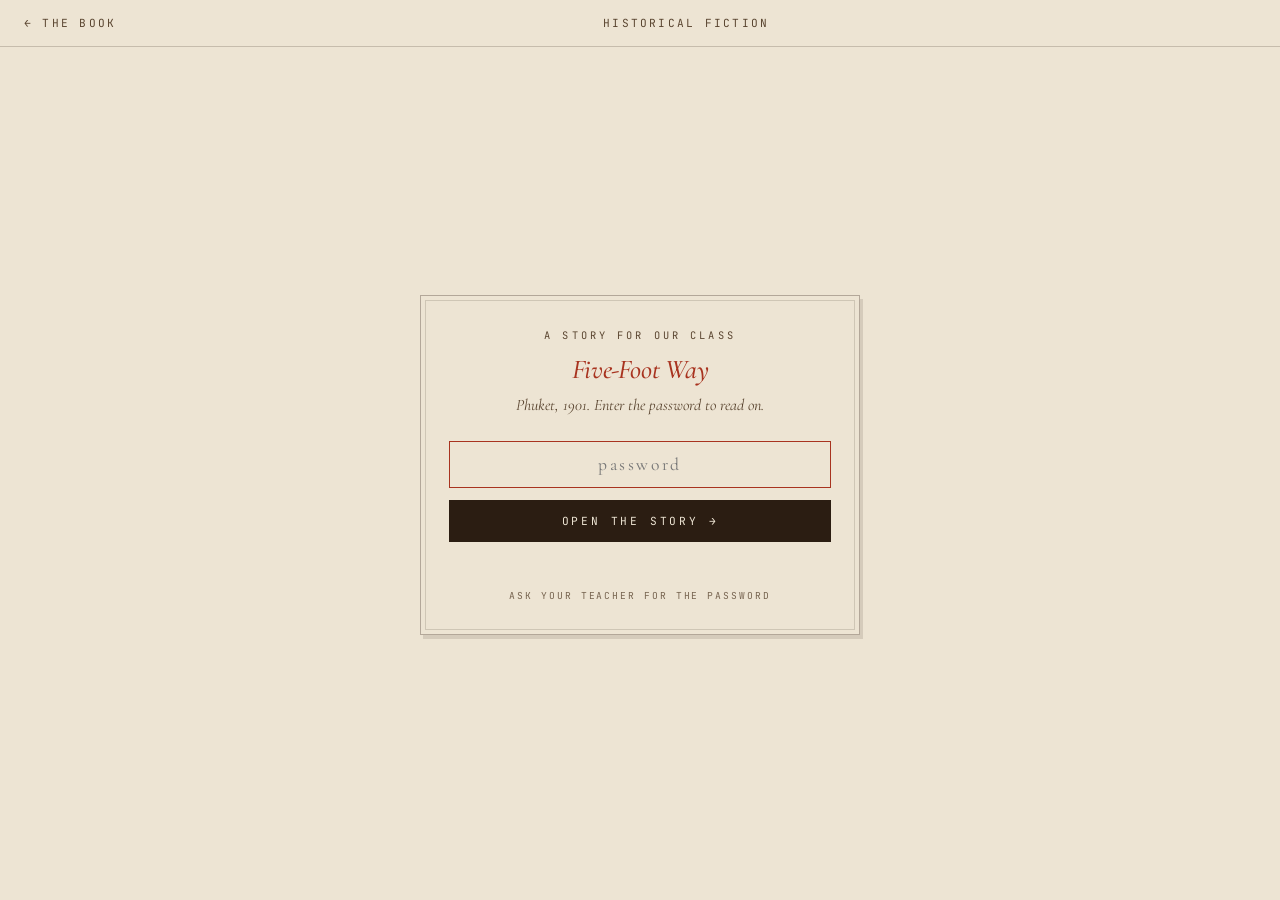
<file: fiction-ch5.html>
<!DOCTYPE html>
<html lang="en">
<head>
<meta charset="UTF-8" />
<meta name="viewport" content="width=device-width, initial-scale=1.0"/>
<title>The Question · Chapter V — Five-Foot Way</title>
<link href="https://fonts.googleapis.com/css2?family=Cormorant+Garamond:ital,wght@0,400;0,500;0,600;0,700;1,400&family=JetBrains+Mono:wght@400;500&display=swap" rel="stylesheet">
<link rel="stylesheet" href="styles/textbook.css">
<link rel="stylesheet" href="styles/fiction.css">
<script>
  // Soft gate: only readable once the password has been entered on the
  // contents page in this browser session. Runs before the body paints.
  try {
    if (sessionStorage.getItem('phuket-fiction-unlocked') !== 'yes') {
      location.replace('historical-fiction.html');
    }
  } catch (e) { /* sessionStorage unavailable — fall through */ }
</script>
</head>
<body>

<nav class="site-nav">
  <a class="home-link" href="historical-fiction.html">Contents</a>
  <span>Chapter V · The Question</span>
  <a class="next-link" href="fiction-ch6.html">Kathu</a>
</nav>

<article class="chapter">

  <header class="chapter-header">
    <div class="chapter-dek">Chapter V &nbsp;·&nbsp; An afternoon caller</div>
    <h1>The <em>Question</em></h1>
  </header>

  <div class="chapter-body">
    <p>The man came in the middle of the afternoon, when the heat pressed the town flat and even the dogs slept.</p>
    <p>Mei was behind the half-closed door that separated the back of the <span class="vocab" data-def="A narrow building with a shop on the ground floor and the family&#x27;s home on the floors above — common in old Southeast Asian towns.">shophouse</span> from the front — the door she had learned to stand near when her father had visitors, close enough to hear, invisible enough to be forgotten. She was mending a tear in one of her mother's sarongs, a task that required no thought and gave her an excuse to be still.</p>
    <p>The man's voice reached her first. Soft. Polite. The kind of politeness that did not bend.</p>
    <p>"Mr. Lim. I hope the afternoon finds you well."</p>
    <p>Her father's chair scraped. She heard the rustle of greeting — her father standing, offering a seat. "Please. Tea?"</p>
    <p>"You are kind."</p>
    <p>Through the gap in the door, Mei saw him. He was in his thirties, slim, dressed simply in a dark cotton shirt and trousers. Nothing about him looked dangerous. He sat straight-backed, hands resting on his knees. Her father poured tea and the man accepted the cup with both hands and a small nod.</p>
    <p>"I am making a few inquiries," the man said. "On behalf of the brotherhood. A small matter — a worker from the <span class="vocab" data-def="The main mining area of Phuket, in the hills inland from the town, where tin was first found in 1809." data-pron="kah-TOO">Kathu</span> camps has not been accounted for. He left some weeks ago without settling his contract."</p>
    <p>Her father sipped his tea. "These things happen. Men wander."</p>
    <p>"They do." The man — Brother Kheng, she would learn his name later — turned the teacup in his hands. "We simply want to make sure he is safe. He is young. The jungle is not kind to young men alone."</p>
    <p>"Of course."</p>
    <p>"Have you noticed any unfamiliar faces in the neighbourhood? A young man, perhaps, <span class="vocab" data-def="A Chinese language from Fujian province in southern China, spoken by most of Phuket&#x27;s Chinese families." data-pron="HOK-ee-en">Hokkien</span>-speaking, looking for work or shelter?"</p>
    <p>Her father shook his head. "I haven't. But I'm at the trading house most days. I don't notice much on this street anymore."</p>
    <p>"Of course." Brother Kheng turned the teacup another quarter-turn. "In any case, boys like that usually turn up at the harbour. Carrying sacks for the <span class="vocab" data-def="A traditional Chinese wooden sailing ship with broad sails, used for trade and travel across Southeast Asia.">junks</span>, pulling a <span class="vocab" data-def="A small two-wheeled passenger cart pulled by a person on foot." data-pron="RIK-shaw">rickshaw</span>. A face can disappear into day-labour for some weeks before we find it." A small, professional smile. "But we do find them."</p>
    <p>Behind the door, Mei's hands stopped. The needle was still in the cloth. Ah Seng was at the docks. Right now. This afternoon.</p>
    <p>Brother Kheng set the cup down. "We become blind to what is closest." He stood. "Thank you for your time, Mr. Lim. If you hear anything — a name, a sighting — please send word to the Ghee Hin hall on Phang Nga Road."</p>
    <p>"Of course," her father said again, and walked him to the door.</p>
    <p>Mei did not move. She held the needle steady in the cloth. Through the gap she watched Brother Kheng step into the <span class="vocab" data-def="The covered walkway running along the front of the shophouses, about five feet wide. It gives shelter from sun and rain.">five-foot way</span> and disappear into the afternoon glare. Her father returned to his chair, picked up his account book, and continued where he had left off. He had already forgotten the conversation.</p>
    <p>Mei had not.</p>
    <hr class="scene-break" />
    <p>She waited up for him.</p>
    <p>He came in through the alley after dusk with the sea-grit on his arms. He saw her face before she said anything.</p>
    <p>"What."</p>
    <p>"A man. Ghee Hin. He came to the front of the shop today. He sat with my father and drank tea and asked about runaways." She paused. "He said they look at the harbour first."</p>
    <p>Ah Seng was quiet for a moment. He sat down on the rice sacks and took off his hat.</p>
    <p>"How calm was he?"</p>
    <p>"Very."</p>
    <p>"Then he doesn't know yet. They are calm before they know. They are something else after."</p>
    <p>She did not ask how he knew this.</p>
    <p>"You can't go back to the docks," she said.</p>
    <p>"No."</p>
    <p>"Until he stops coming."</p>
    <p>"He won't stop coming." Ah Seng untied the knot at his belt. He counted the day's coins onto the floor between them. Six. He scooped them back into the cloth and retied the knot, tighter. "I'll keep what I have. For when I go."</p>
    <p>"Go where?"</p>
    <p>He did not answer.</p>
    <hr class="scene-break" />
    <p>He came back two days later. This time Mei was in the front room, helping her father sort a stack of shipping receipts. She heard the knock and looked up and there he was in the doorway, dressed the same, the same mild expression.</p>
    <p>"Mr. Lim. I apologise for troubling you again."</p>
    <p>"No trouble." Her father waved him in. "Mei, bring tea."</p>
    <p>She went to the kitchen and poured the water. She steadied the tray against the edge of the counter, breathed once, and carried the tea out with a face she had arranged into nothing.</p>
    <p>Brother Kheng accepted the cup. He asked her father the same questions in slightly different words — had he heard any talk in the trading house, had any of the shopkeepers on the street mentioned a stranger, had his servants noticed anything. Her father answered patiently, a man helping with someone else's business, already thinking about tin prices.</p>
    <p>Then Brother Kheng looked at Mei. Directly. His eyes were calm and dark and very still.</p>
    <p>"And you, Miss Lim? You are young — young people notice things their parents do not. Have you seen anything unusual?"</p>
    <p>The room was quiet. The incense from the <span class="vocab" data-def="A small altar in the home honouring dead family members, where incense is burned and prayers are said.">ancestor shrine</span> curled between them. She could hear, very faintly, a creak from the back of the house.</p>
    <p>"No," she said. "Nothing unusual."</p>
    <p>She felt the word leave her mouth and sit in the air between them. Brother Kheng looked at her a moment longer, then smiled — a small, professional smile — and turned back to her father.</p>
    <p>"Well. The brotherhood appreciates your time. These are difficult situations — a young man alone, debts unpaid. We worry."</p>
    <p>He left. Her father returned to his receipts. Mei sat very still and wondered how long it would hold.</p>
    <hr class="scene-break" />
    <p>She went to Ah Seng that night, after the house was dark. She brought rice and a piece of dried fish and sat on the floor outside the storage room door while he ate.</p>
    <p>"He came back."</p>
    <p>Ah Seng did not stop eating at first. He chewed, swallowed, set the bowl down. "Today?"</p>
    <p>"Today. In the front room. He drank tea with my father and asked the same questions in different words. Then he looked at me." She paused. "He is not asking because he doesn't know. He is asking because he wants to see who flinches. You need to be ready to move. I don't know when. But it will need to happen."</p>
    <p>Ah Seng was quiet for a long time. The oil lamp flickered against the wall, throwing his shadow large and then small. When he spoke, his voice was flat and careful.</p>
    <p>"Why are you doing this?"</p>
    <p>"Doing what?"</p>
    <p>"This. Hiding me. Feeding me. Lying to a man from the Ghee Hin." He set the bowl down. "Your family profits from the mines. Your father trades tin. The men who own my debt are the men your father does business with."</p>
    <p>She opened her mouth and closed it again.</p>
    <p>"I'm not saying it as an accusation," he said. "I'm asking. Why?"</p>
    <p>She did not have a good answer. She thought of Lau on the mat. She thought of the new arrivals on the pier, blinking in the light. She could not say she had nothing to do with the system he had fled. She ate from it every night at her father's table.</p>
    <p>"I don't know," she said. "I just know I can't send you back."</p>
    <p>He looked at her. Then he picked up the bowl and finished his rice, and neither of them said anything else.</p>
    <hr class="scene-break" />
    <p>Two nights later, Kwek and Beng Huat came. The soft knock at the back door, the quick shuffle into the storage room, the four of them pressed between the rice sacks with the lamp turned low. Kwek was in a good mood — he had won a handful of coins in a dice game in the <span class="vocab" data-def="Plain buildings where many workers were housed together, like crowded dormitories." data-pron="BA-raks">barracks</span> and was spending them already in his mind.</p>
    <p>"New sandals," he said, counting on his fingers. "A letter home. And something sweet — do you know if there's anywhere in town that sells those sesame balls? The ones with red bean inside?"</p>
    <p>"You haven't sent the letter yet and you're already eating your money," Ah Seng said.</p>
    <p>"I'm a man of vision."</p>
    <p>Beng Huat sat in his usual spot against the wall, his hands wrapped around a cup of water. He said nothing for a while. Then, in the gap between two of Kwek's stories, he said: "There are rumours in the barracks. About a British company."</p>
    <p>Mei felt her stomach tighten.</p>
    <p>"They say someone has been sent to survey the mines," Beng Huat continued. "An engineer. The men are frightened. They say machines are coming. Machines that don't need men."</p>
    <p>Kwek stopped talking. The room was very still.</p>
    <p>"Where did you hear this?" Ah Seng asked.</p>
    <p>"Everywhere. The <span class="vocab" data-def="A boss who watches over workers and forces them to keep working, often harshly." data-pron="OH-ver-see-er">overseers</span> talk. The <em><span class="vocab" data-def="A Hokkien word for a wealthy business owner or boss — here, the man who owns and runs a mine." data-pron="toh-KAI">towkays</span></em> talk. It travels down." Beng Huat looked at Mei. His gaze rested on her face for a moment, steady and unreadable. "Do you know anything about it?"</p>
    <p>"Only what I hear," Mei said. Her voice sounded wrong to her — too even, too careful. She picked at a thread on her sarong to give her hands something to do.</p>
    <p>Beng Huat watched her a moment longer. Then he looked away.</p>
    <p>They left an hour later, slipping out the back into the darkness. Mei locked the door and stood in the kitchen, her forehead pressed against the wood. She could still feel Beng Huat's eyes.</p>
    <hr class="scene-break" />
    <p>The next morning, her father set down his teacup at breakfast and said: "Next week, you will come with me to Kathu. Mr. Aldridge has had his equipment sent up and assembled. He wants to demonstrate it for the investors."</p>
    <p>Mei looked at him. The kitchen was bright with morning light. Her mother was at the stove. Ah-Ma was at the shrine, the incense curling. An ordinary morning.</p>
    <p>"A demonstration," she said.</p>
    <p>"The <span class="vocab" data-def="A high-pressure water cannon. Aimed at a hillside, it blasts the earth apart so the tin can be washed out — doing the work of many men." data-pron="hy-DROL-ik MON-i-ter">hydraulic monitor</span>." Her father smiled. "The machine he has been telling us about. He says it is ready." He sipped his tea. "The mine <em>towkay</em> will be there. It will be a good experience for you."</p>
    <p>Something cold settled in her stomach and did not leave.</p>
  </div>

  <aside class="author-note">
    <h3>Author's Historical Note</h3>
      <p>The secret societies — known locally as <em>ang-yi</em>, meaning roughly "brotherhood" in Hokkien — were central to Chinese life in Phuket. The two major networks, the Ghee Hin and the Hai San, competed for control of mine concessions, water rights, and trade. Their enforcers, called <em>sipai</em>, operated within a space the Siamese government tolerated because it could not effectively police the much larger Chinese community. <em>Sipai</em> knew the geography of escape: a young coolie with no contacts and no money had few options, and most turned up within days at the harbour as porters or rickshaw-pullers, or drifted into the opium dens and gambling halls where their debts were already known. A <em>sipai</em> making neighbourhood inquiries about a runaway worker would have been a routine occurrence — polite, systematic, and understood by everyone involved as carrying the weight of an organisation that did not need to make open threats.</p>
  </aside>

  <nav class="chapter-footer">
    <a class="prev" href="fiction-ch4.html">Chapter IV · Double Life</a>
    <a class="next" href="fiction-ch6.html">Chapter VI · Kathu</a>
  </nav>

</article>

<script src="scripts/vocab.js"></script>
</body>
</html>
</file>
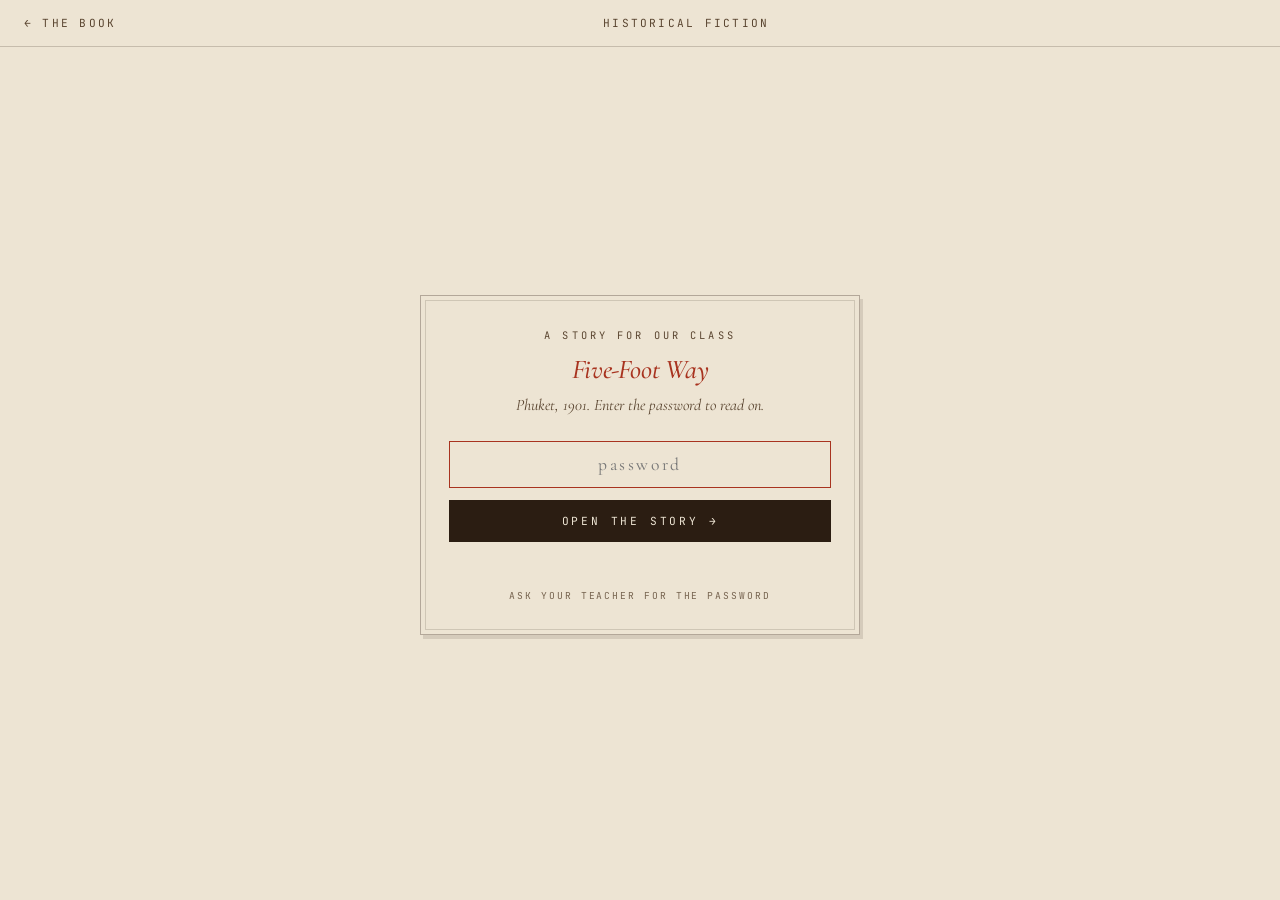
<file: fiction-ch6.html>
<!DOCTYPE html>
<html lang="en">
<head>
<meta charset="UTF-8" />
<meta name="viewport" content="width=device-width, initial-scale=1.0"/>
<title>Kathu · Chapter VI — Five-Foot Way</title>
<link href="https://fonts.googleapis.com/css2?family=Cormorant+Garamond:ital,wght@0,400;0,500;0,600;0,700;1,400&family=JetBrains+Mono:wght@400;500&display=swap" rel="stylesheet">
<link rel="stylesheet" href="styles/textbook.css">
<link rel="stylesheet" href="styles/fiction.css">
<script>
  // Soft gate: only readable once the password has been entered on the
  // contents page in this browser session. Runs before the body paints.
  try {
    if (sessionStorage.getItem('phuket-fiction-unlocked') !== 'yes') {
      location.replace('historical-fiction.html');
    }
  } catch (e) { /* sessionStorage unavailable — fall through */ }
</script>
</head>
<body>

<nav class="site-nav">
  <a class="home-link" href="historical-fiction.html">Contents</a>
  <span>Chapter VI · Kathu</span>
  <a class="next-link" href="fiction-ch7.html">The Dinner</a>
</nav>

<article class="chapter">

  <header class="chapter-header">
    <div class="chapter-dek">Chapter VI &nbsp;·&nbsp; The road to the mines</div>
    <h1><em>Kathu</em></h1>
  </header>

  <div class="chapter-body">
    <p>The road to <span class="vocab" data-def="The main mining area of Phuket, in the hills inland from the town, where tin was first found in 1809." data-pron="kah-TOO">Kathu</span> was worse than she had imagined.</p>
    <p>They rode in a pony trap — a small wooden cart pulled by a short, stocky horse that her father called a Java pony, though it looked nothing like any horse Mei had seen in drawings. The cart jolted over stones and ruts and holes that swallowed the wheels to the axle, and her father gripped the side rail and said nothing, his jaw tight. Aldridge sat across from them with his leather case on his lap, bracing himself with one hand and writing in his notebook with the other, his handwriting lurching across the page each time the cart dropped.</p>
    <p>The road cut through jungle. Thick, green, pressing in from both sides — trees with trunks wider than the cart, vines hanging like ropes, the air heavy with the smell of rot and growth. A stream of workers moved along the roadside in both directions: men in rough cotton carrying tools, buffalo carts loaded with timber, and once, an elephant — enormous, grey, patient — hauling a piece of machinery strapped to a wooden frame on its back. Aldridge stared at it. He fumbled for his notebook and started sketching.</p>
    <p>"Remarkable," he said. "Absolutely remarkable."</p>
    <p>Mei's father pointed ahead, where the treeline broke. "Kathu."</p>
    <p>They passed a small shrine at a bend in the road — a wooden spirit house on a post, hung with flowers, a cup of rice set before it. Aldridge asked about it, and about the temples — he had seen the layered rooflines from the harbour. Mei told him about Wat Chalong, the island's main Buddhist temple, to the south of the town. People had fled there once, she said, for refuge.</p>
    <p>"Refuge from what?"</p>
    <p>"The troubles. In 1876. There was an uprising." She paused. "The monk there — Luang Pho Chaem — is said to have helped <span class="vocab" data-def="To talk and bargain with others in order to reach an agreement." data-pron="ni-GOH-shee-ate">negotiate</span> the peace."</p>
    <p>Aldridge nodded politely, the way a person nods when filing something away that does not concern them. "Interesting." He turned back to his notebook.</p>
    <p>Then the mines opened before them and the shrine was behind and forgotten.</p>
    <hr class="scene-break" />
    <p>She had heard Ah Seng describe the mines. She had listened to Beng Huat's flat voice telling her what the work did to a man's body. She had imagined it — the mud, the noise, the bent backs. But imagination was a smaller thing than she had known.</p>
    <p>The land was stripped bare. Where there had been jungle there was now red-brown earth, churned and scarred, stretching across a valley in every direction. Abandoned test pits dotted the edges, filled with dark, still water — mosquitoes drifted over the surface in clouds. Rivers had been cut from their beds and forced through hand-dug channels — long wooden troughs lined the hillsides, and water roared through them, brown and fast, carrying mud and gravel into <span class="vocab" data-def="A long wooden channel that water runs through. Miners used it to wash away light soil so the heavy tin would settle and could be collected." data-pron="sloos">sluice</span> boxes where the heavy tin settled and the lighter earth washed away. The sound was enormous. It filled the valley like a living thing — the thunder of water, the crack of picks on stone, the shouts of <span class="vocab" data-def="A boss who watches over workers and forces them to keep working, often harshly." data-pron="OH-ver-see-er">overseers</span> calling in <span class="vocab" data-def="A Chinese language from Fujian province in southern China, spoken by most of Phuket&#x27;s Chinese families." data-pron="HOK-ee-en">Hokkien</span> above it all.</p>
    <p>And the men. Dozens of them, hundreds, moving through the churned ground in lines. They stood in water up to their knees, bent over wooden pans, sifting. Others carried gravel in baskets on their backs, climbing up the sides of channels that had been dug by hand into the hillside. Their clothes were dark with mud and water. From a distance, the men blurred into the mud and water — shapes bent, moving, part of the terrain.</p>
    <p>The mine <em><span class="vocab" data-def="A Hokkien word for a wealthy business owner or boss — here, the man who owns and runs a mine." data-pron="toh-KAI">towkay</span></em> — a thick-set man in a clean cotton shirt who had been waiting for them at the edge of the worksite — greeted her father with the easy warmth of old business partners. He glanced at Aldridge, then at Mei, and said in Hokkien: "The girl translates?"</p>
    <p>"She translates," her father confirmed.</p>
    <p>The <em>towkay</em> led them past the working sluices toward a cleared area at the base of a hillside. Aldridge walked ahead, pointing, explaining. The equipment had taken three days to assemble — Mei could see it now: a heavy iron nozzle, dark and blunt, mounted on a <span class="vocab" data-def="A joint that lets something turn freely from side to side." data-pron="SWIV-uhl">swivel</span> atop a wooden platform. Riveted pipes ran from the nozzle back along the ground to a squat steam-driven pump that sat near the river's edge, already hissing. Two of Aldridge's hired men were tending it, feeding the firebox with wood. The pipes were bolted together in sections and braced against wooden stakes driven into the mud.</p>
    <p>"The <span class="vocab" data-def="A high-pressure water cannon. Aimed at a hillside, it blasts the earth apart so the tin can be washed out — doing the work of many men." data-pron="hy-DROL-ik MON-i-ter">hydraulic monitor</span>," Aldridge said. He was not speaking to anyone in particular. He was looking at it the way Mei's father looked at a column of numbers that added up correctly.</p>
    <p>The <em>towkay</em> had called the workers in. The overseers had pulled men from the nearest sluice lines, and they stood in a loose crowd at the edge of the cleared area — fifty, sixty men, still holding their picks and shovels and wooden pans, mud drying on their arms, watching. They had been told to watch. An overseer stood behind them.</p>
    <p>Aldridge crouched beside the pump and checked something. Then he stood and nodded to the man at the valve.</p>
    <p>The <span class="vocab" data-def="Here, short for a hydraulic monitor — a powerful water cannon used to blast tin out of a hillside.">monitor</span> fired.</p>
    <p>The sound came first — a deep crack, then a roar that swallowed every other noise in the valley. A jet of water — white, thick as a man's body — slammed into the hillside thirty feet away. The earth tore apart. Rock and soil exploded outward in a cascade of brown mud, sliding downhill in a heavy flood toward the sluice channels below. Mei felt the ground shake under her feet. Spray hit her face, warm and gritty.</p>
    <p>In minutes, a section of hillside that would have taken a crew of men days to dig by hand was gone — carved out, washed away, reduced to a river of mud and gravel flowing toward the sluice boxes where the heavy <span class="vocab" data-def="The most common tin ore — a heavy, dark, almost-black mineral that settles at the bottom of the sluice." data-pron="kuh-SIT-uh-rite">cassiterite</span> would settle.</p>
    <p>The workers watched in silence. Mei scanned their faces — the same expression, repeated across the crowd. Not awe. Something colder.</p>
    <p>The <em>towkay</em> watched with a different kind of silence. He was doing arithmetic. He turned to Mei's father and said, in Hokkien, quietly: "I could run this section with six men instead of sixty."</p>
    <p>Aldridge was in his element. He walked Mei and her father along the pipe line, pointing out where additional monitors would go, explaining the <em><span class="vocab" data-def="A raised wooden sluice box built on a scaffold, used to process large amounts of tin-bearing mud and gravel." data-pron="PAH-long">palong</span></em> system — elevated sluice boxes built on wooden <span class="vocab" data-def="A temporary frame of poles and planks used to support a structure or hold workers up high." data-pron="SKAF-uhl-ding">scaffolding</span> — that would process the runoff at scale. His voice was warm with certainty. He crouched beside a section of pipe and ran his hand along the rivets.</p>
    <p>She asked him what happened to the workers. She asked it carefully, as if the question had just occurred to her, as if it were small.</p>
    <p>He did not hesitate. "I find this kind of labour deeply troubling, Miss Lim. It breaks men young. There is no future in it." He gestured at the valley — the water, the mud, the lines of bent figures. "The monitors will free these workers. They can find better lives — fishing, farming, the rubber plantations opening up in the north." He said it steadily, with the <span class="vocab" data-def="A strong, firm belief that you are right." data-pron="kun-VIK-shun">conviction</span> of a person who had thought it through. "Honestly, Miss Lim, they'll be better off."</p>
    <p>She translated his next remark — something about pipe fittings — with perfect accuracy. She said nothing about the rest.</p>
    <hr class="scene-break" />
    <p>The workers had been dismissed back to the sluice lines, but some lingered at the edge of the cleared area, looking at the monitor, the pipes, the pump. The machine sat cooling in the sun. Water dripped from the nozzle.</p>
    <p>Mei was standing beside Aldridge, holding his notebook while he sketched the hillside cut, when a figure broke from the lingering group.</p>
    <p>Kwek.</p>
    <p>He stood at the edge of the cleared ground, his face streaked with mud, and he looked at her. At her, standing beside the British man in a linen jacket. At the notebook in her hands. At the machine that had just torn apart the hillside he and sixty other men had been paid to dig.</p>
    <p>He walked toward her, and before she could speak he was talking — fast, raw, in Hokkien.</p>
    <p>"What are you doing here?"</p>
    <p>"Kwek — "</p>
    <p>"Is this it? Is this what you were hiding? Your father's business — this is the visitor?" He pointed at Aldridge without looking at him. "The British company. The machine. You knew." His voice cracked. "You sat in that room with us and ate our rice and you knew what was coming."</p>
    <p>Other workers were turning to look. The <em>towkay</em> barked at Kwek to get back in the line. Aldridge looked from Kwek to Mei, unable to follow, his face confused.</p>
    <p>"What is he saying?" Aldridge asked.</p>
    <p>Mei could not answer him without revealing she knew this worker. She could not explain to Kwek without exposing Ah Seng in front of strangers. Every direction was a wall.</p>
    <p>And then — almost without thinking — she said to Kwek in Hokkien, quickly, under her breath: "This work is not good work. It breaks men. He says there will be other things when the machines come."</p>
    <p>She was repeating Aldridge's words. She heard them leave her mouth and she heard what they sounded like in this place, spoken to this person, three feet from the machine that had just made him <span class="vocab" data-def="No longer useful or needed, because something newer has replaced it." data-pron="OB-suh-leet">obsolete</span>, and she wanted to pull them back.</p>
    <p>Kwek went still. His face changed — not surprise, something older than that. He had heard this before. From people who did not carry gravel.</p>
    <p>Then, quietly: "What else am I supposed to do?"</p>
    <p>He was asking her. He owed a debt he could not pay. He had a mother and two sisters who ate because he sent money. Fishing? Farming? With what savings, what land, what connections? Mei had no answer.</p>
    <p>She said to Aldridge, her voice steady: "He is asking about the demonstration. The workers are nervous."</p>
    <p>To Kwek, rapidly, under her breath: "Not here. Not now. I will explain."</p>
    <p>Kwek stared at her. The overseer pulled him back toward the line. He went. He did not look at her again.</p>
    <p>Aldridge sketched. Mei translated. Her voice did not shake.</p>
    <hr class="scene-break" />
    <p>That night, back at the <span class="vocab" data-def="A narrow building with a shop on the ground floor and the family&#x27;s home on the floors above — common in old Southeast Asian towns.">shophouse</span>, Mei sat in the inner courtyard where the sky showed between the rooflines — a narrow stripe of dark blue, the first stars. The house was quiet. Her father was in the front room, writing in his account book. Her mother was upstairs.</p>
    <p>She did not go to see Ah Seng. She did not know what to say to him. She did not know what to say to anyone.</p>
    <p>She sat in the courtyard and listened to the sounds of the house — the creak of wood, the distant drums of the festival, the soft hiss of incense burning at the <span class="vocab" data-def="A small altar in the home honouring dead family members, where incense is burned and prayers are said.">ancestor shrine</span>. She did not move.</p>
  </div>

  <aside class="author-note">
    <h3>Author's Historical Note</h3>
      <p>Alluvial tin mining in Phuket involved diverting rivers through hand-dug channels into wooden sluice boxes, where heavy tin ore settled while lighter soil washed away. The hydraulic monitor — a high-pressure water cannon mounted on a swivel, fed by a steam-driven pump — represented the next stage of mechanisation. One monitor could blast apart a hillside in minutes, doing the work of fifty men with shovels. The gravel and ore washed downhill into a <em>palong</em> (an elevated sluice box built on wooden scaffolding), where heavy cassiterite (tin ore) settled behind baffles. This technology was already being adopted in British Malaya during King Rama V's modernisation period, introduced by British engineers with Cornish mining backgrounds. The Kathu area, where tin was first discovered in 1809, was the centre of Phuket's mining industry. Working conditions were harsh: miners worked long shifts in mud and water. Abandoned test pits filled with still water and bred mosquitoes carrying malaria, dengue fever, and other diseases — at new mines, 20–25 per cent of workers died, and sometimes as many as 90 per cent. Elephants hauled heavy equipment along the jungle roads between Phuket Town and the mines. Wat Chalong, the island's most important Buddhist temple, stood south of Phuket Town — during the 1876 uprising, many residents fled there for safety, and its head monk, Luang Pho Chaem, helped broker the peace that ended the violence.</p>
  </aside>

  <nav class="chapter-footer">
    <a class="prev" href="fiction-ch5.html">Chapter V · The Question</a>
    <a class="next" href="fiction-ch7.html">Chapter VII · The Dinner</a>
  </nav>

</article>

<script src="scripts/vocab.js"></script>
</body>
</html>
</file>
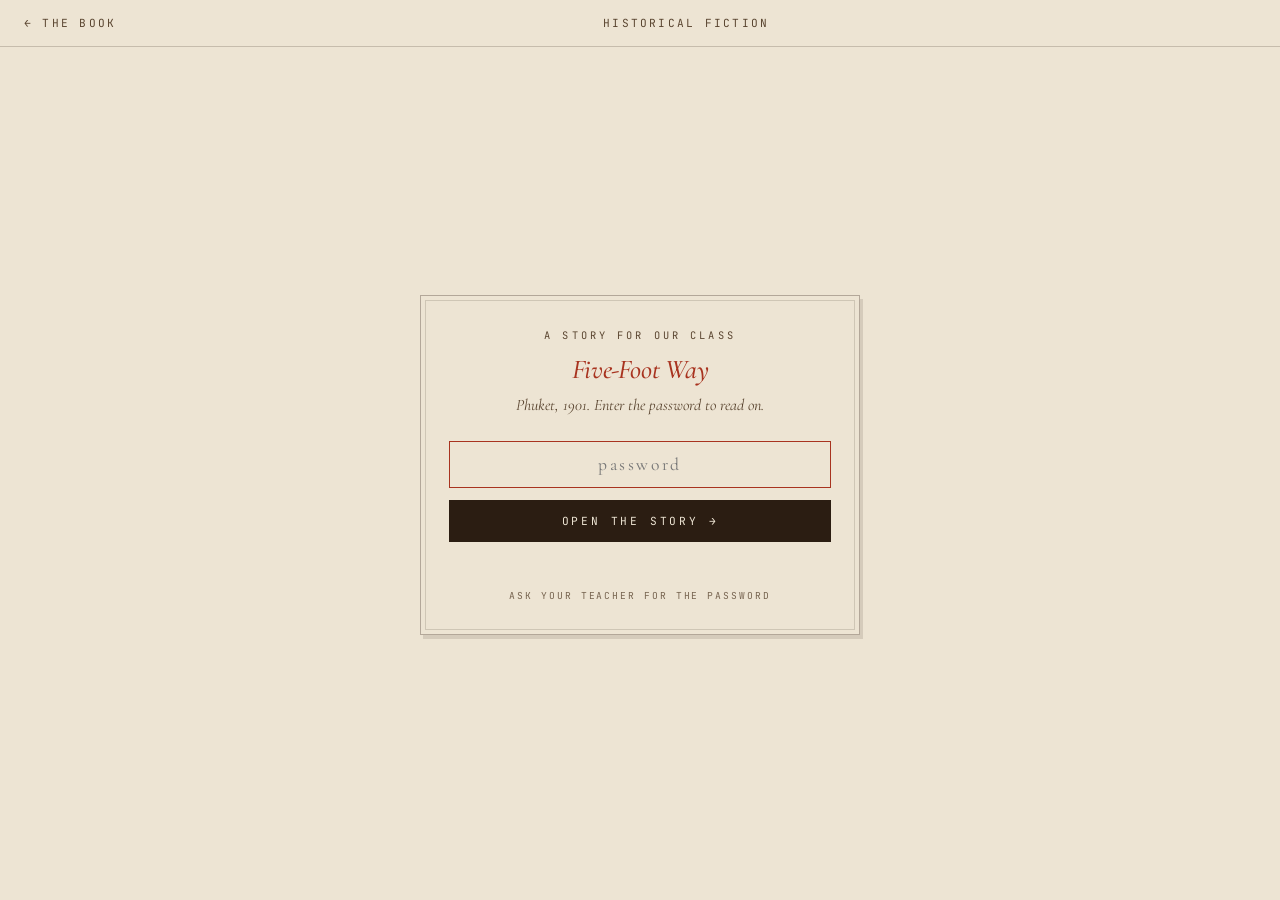
<file: fiction-ch7.html>
<!DOCTYPE html>
<html lang="en">
<head>
<meta charset="UTF-8" />
<meta name="viewport" content="width=device-width, initial-scale=1.0"/>
<title>The Dinner · Chapter VII — Five-Foot Way</title>
<link href="https://fonts.googleapis.com/css2?family=Cormorant+Garamond:ital,wght@0,400;0,500;0,600;0,700;1,400&family=JetBrains+Mono:wght@400;500&display=swap" rel="stylesheet">
<link rel="stylesheet" href="styles/textbook.css">
<link rel="stylesheet" href="styles/fiction.css">
<script>
  // Soft gate: only readable once the password has been entered on the
  // contents page in this browser session. Runs before the body paints.
  try {
    if (sessionStorage.getItem('phuket-fiction-unlocked') !== 'yes') {
      location.replace('historical-fiction.html');
    }
  } catch (e) { /* sessionStorage unavailable — fall through */ }
</script>
</head>
<body>

<nav class="site-nav">
  <a class="home-link" href="historical-fiction.html">Contents</a>
  <span>Chapter VII · The Dinner</span>
  <a class="next-link" href="fiction-ch8.html">The Harbour</a>
</nav>

<article class="chapter">

  <header class="chapter-header">
    <div class="chapter-dek">Chapter VII &nbsp;·&nbsp; Three families, one table</div>
    <h1>The <em>Dinner</em></h1>
  </header>

  <div class="chapter-body">
    <p>Her mother dressed her carefully.</p>
    <p>The silk <em><span class="vocab" data-def="A light, fitted blouse worn by women in the Malay world, usually over a sarong." data-pron="kuh-BAH-yah">kebaya</span></em> was the colour of dark jade, embroidered with small flowers at the cuffs and collar — Ratana's own, taken in at the waist and shoulders to fit Mei's smaller frame. The sarong was batik, deep brown and indigo, wrapped and pinned with a silver brooch. Her mother combed her hair until it shone and pinned it back with two gold clips that had been Ah-Ma's, the gold bracelet on her wrist catching the lamplight as she worked. Then she stood back and looked at her.</p>
    <p>"You look older," Ratana said. It was not entirely a compliment.</p>
    <p>The <span class="vocab" data-def="A narrow building with a shop on the ground floor and the family&#x27;s home on the floors above — common in old Southeast Asian towns.">shophouse</span> had been transformed. The front room — usually half-office, half-sitting room — had been cleared and set with the long teak table her father kept stored in the back for occasions like this. The porcelain was out: the blue-and-white pieces from Jingdezhen that Ah-Ma had brought from China decades ago, each bowl and plate painted with birds and flowers so fine they looked alive. Candles burned in brass holders. The <span class="vocab" data-def="A small altar in the home honouring dead family members, where incense is burned and prayers are said.">ancestor shrine</span> was freshly lit, its incense thickening the air. The smell of her mother's cooking came from the kitchen in waves — coconut and lemongrass, slow-braised pork, something with tamarind that made Mei's mouth water despite the knot in her stomach.</p>
    <p>Her father stood at the front door in his best Western suit, adjusting his cuffs. He was nervous, Mei realised. She had never seen her father nervous before.</p>
    <p>"Three families are coming," he said, more to himself than to her. "The Tans. The Ongs. Aldridge. And the official — Khun Narong." He tugged his collar. "This dinner could change everything for us."</p>
    <p>Mei glanced at the street through the open door. She had not seen Brother Kheng in over a week — not since the second visit. His absence was worse than his presence. At least when he came, she knew where he was.</p>
    <p>The guests arrived in stages. First the two <span class="vocab" data-def="Descendants of early Chinese settlers who married local Malay people, blending both cultures. Also called Baba-Nyonya." data-pron="puh-rah-nah-KAHN">Peranakan</span> merchant families — older men with oiled hair and crisp shirts, their wives in elaborate <em>kebayas</em> and heavy gold necklaces that clicked softly when they moved. They greeted her father with the careful warmth of men who were allies and competitors in equal measure. Then Aldridge, who had changed into a clean suit and combed his hair flat and still looked like a man slightly underdressed for the room he was in. He smiled at Mei. "Miss Lim. You look very — " He paused, searching for the right word, and settled on "— formal."</p>
    <p>Last, Khun Narong. The <span class="vocab" data-def="Belonging to Siam, the old name for Thailand (used until 1939). &#x27;Siamese&#x27; means Thai." data-pron="sy-uh-MEEZ">Siamese</span> official had been here before — Mei remembered him from Aldridge's first visit, the white uniform, the brass buttons, the watchful eyes. He bowed to her father, nodded to Aldridge, and took his seat at the table with the posture of a man who was there to observe and not to enjoy himself. He adjusted his collar twice before the first course arrived.</p>
    <p>Mei sat at the end of the table, between her father and Aldridge. Her job was to translate. Three directions: <span class="vocab" data-def="A Chinese language from Fujian province in southern China, spoken by most of Phuket&#x27;s Chinese families." data-pron="HOK-ee-en">Hokkien</span> to English for Aldridge, English to Thai for Khun Narong, Thai back to English and Hokkien for the table. She had done this before in smaller settings — a conversation between two people, back and forth, manageable. This was different. Sentences overlapped. Tones shifted. Her father spoke in the expansive voice of a host; the Tan <span class="vocab" data-def="The most senior and respected male leader of a family." data-pron="PAY-tree-ark">patriarch</span> spoke in the clipped voice of a man who measured every word against its value; Aldridge spoke quickly when he was excited and forgot to pause for translation; Khun Narong spoke formal Thai that required Mei to shift registers mid-sentence. She moved between languages like someone crossing a river on stepping stones, each foot finding the next rock just in time.</p>
    <p>The food came in courses. Ratana had outdone herself — <em>mee Hokkien</em> glistening with pork fat and dark soy, <em>otak-otak</em> in banana leaf parcels that steamed when opened, a whole fish in tamarind sauce that drew murmurs from the Tan patriarch's wife. Aldridge picked up his chopsticks, looked at them, set them down, and reached for a spoon. Mei's mother appeared at his elbow and placed a fork beside his plate without comment.</p>
    <p>The talk was of business. Tin prices. Shipping routes. The new <span class="vocab" data-def="A machine that sends written messages over long distances as electric signals through wires — the fastest communication of the 1900s." data-pron="TEL-uh-graf">telegraph</span> line that connected Phuket to <span class="vocab" data-def="An island and city in present-day Malaysia with a large Chinese community — a major trading partner of Phuket." data-pron="puh-NANG">Penang</span> — messages that once took days by boat could now arrive in hours. Her father spoke about the opportunity. Aldridge spoke about the technology. The Tan patriarch asked pointed questions about investment shares. Khun Narong listened.</p>
    <p>Then a new voice entered the conversation. Not at the table — by telegram. Aldridge cleared his throat and produced a folded paper from his jacket pocket.</p>
    <p>"My company's representative has sent instructions," he said. "He arrived in Penang last week and has been in communication by wire." He unfolded the paper. "He is eager to move forward. He proposes that the terms be finalised before the end of this month."</p>
    <p>Mei translated. Her father's eyebrows rose. The Tan patriarch set down his chopsticks.</p>
    <p>"Before the end of the month," the Tan patriarch repeated.</p>
    <p>Aldridge looked uncomfortable. "I understand the timeline is ambitious. But my company — the representative — feels that the demonstration was successful and the surveys are sufficient to proceed. He is a man of strong opinions." He paused. "Stronger than mine, I should say."</p>
    <p>The room shifted. The easy warmth of the dinner tightened into something else — the atmosphere of men being asked to make a decision they were not ready for. Khun Narong sat very still.</p>
    <p>The images flashed through Mei's mind all at once, faster than thought. The miners coming down from <span class="vocab" data-def="The main mining area of Phuket, in the hills inland from the town, where tin was first found in 1809." data-pron="kah-TOO">Kathu</span> with torches. The governor who ran. Ah-Ma's voice: <em>They had nothing left to lose.</em> The <em><span class="vocab" data-def="A Hokkien word for a wealthy business owner or boss — here, the man who owns and runs a mine." data-pron="toh-KAI">towkay</span></em> at Kathu, quiet and precise: <em>I could run this section with six men instead of sixty.</em> Beng Huat's hands, trembling in the lamplight of the storage room. Kwek standing in the churned mud, three feet from the machine: <em>What else am I supposed to do?</em></p>
    <p>Aldridge said: "The company sees no obstacles to a smooth partnership. British investment in the region has a long and productive history."</p>
    <p>Mei translated to the table in Hokkien: "He says his company sees great opportunity. He notes that it is important to proceed carefully, given what happened here in 1876."</p>
    <p>She turned to Khun Narong and said in Thai: "The British representative advises caution, in light of the historical events of 1876, when the Chinese community responded to foreign pressure with considerable force."</p>
    <p>Khun Narong's hands stopped moving. His back straightened. He looked at Aldridge — not at Aldridge, but through him. At something beyond the room. When he spoke, it was quietly, to the Tan patriarch: "Phraya Rassada will want to hear of this. The governor remembers 1876 very well."</p>
    <p>The Tan patriarch exchanged a glance with his wife. Her father frowned, confused — Aldridge had not mentioned 1876 before.</p>
    <p>Aldridge, who could not understand Hokkien or Thai, saw only the change in the room. The warmth draining. The hesitation settling.</p>
    <p>"Is everything all right?" he asked Mei.</p>
    <p>"They are considering the timeline," she said. "They want to be careful."</p>
    <p>Khun Narong spoke again — in Thai, to the room, though only Mei could carry his words to the others. His voice was formal. "The governor will want assurance that this proceeds without disturbance."</p>
    <p>It was a <span class="vocab" data-def="A government official whose job is to follow official rules and handle paperwork. &#x27;Bureaucratic&#x27; describes this careful, rule-bound way of working." data-pron="BYOOR-uh-krat">bureaucrat</span>'s sentence. Vague, cautious, meaning nothing specific. Mei held it in her mouth for a moment, feeling its weight. Then she turned to Aldridge and translated.</p>
    <p>"The official is making a demand, Mr. Aldridge. The governor's office requires protection for the current workers — they are not to be dismissed all at once when the machines come. He is concerned about what happened in 1876."</p>
    <p>Aldridge glanced at Khun Narong. Khun Narong looked back at him, calm, waiting — a man whose silence could mean anything.</p>
    <p>"Of course," Aldridge said. "The company has no intention of creating instability. We would work with the mine operators on a sensible <span class="vocab" data-def="A change from one system or state to another, and the in-between period while it happens." data-pron="tran-ZISH-un">transition</span>. These things take time." He spread his hands. "Please assure him of that."</p>
    <p>Mei gave Khun Narong the reassurance in Thai — softly, accurately, vaguely. He listened. He turned his teacup a quarter-turn. "The governor values certainty in these matters," he said.</p>
    <p>Two vague sentences, one in each language, and Mei in the space between them — the only person at the table who knew that neither man had promised anything at all. She could carry the words across exactly as they were. The dinner would end warmly. The deal would be signed by the end of the month, and the machines would come, and the <em>towkay</em> would do his arithmetic.</p>
    <p>The table waited for her. All evening she had crossed between the languages without stopping, stone to stone, and now — for the first time — she had stopped midstream.</p>
    <p>"Could you repeat that, please?" she asked Khun Narong in Thai.</p>
    <p>He repeated it, word for word. She had heard him perfectly the first time.</p>
    <p>In the seconds the repetition bought her, she looked at her father. He was holding his teacup with two fingers, the way he always held it. Hands that had hauled gravel at Kathu before she was born. She could see it now.</p>
    <p>Her hands were folded in her lap, where no one could see them. She turned to Aldridge.</p>
    <p>"He is asking for the terms, Mr. Aldridge. Specifically. The governor's office will require that the current workers are kept on for six months while the machinery is brought in, and passage money for any man who chooses to return to China instead." She kept her voice level — the voice of a girl repeating what she has heard. "He says the governor will not approve the <span class="vocab" data-def="An official right, granted by a government, to use land or run a business such as a mine in a certain area." data-pron="kun-SESH-un">concession</span> without it."</p>
    <p>Aldridge sat back. For a moment he said nothing, and Mei watched him weigh it — the telegram in his pocket, the representative in Penang counting days, the official across the table asking for time and money. The silence stretched. Under the table, Mei pressed her thumbnail into her palm.</p>
    <p>"Six months," Aldridge said at last. "And passage paid." He let out a breath. "It is not unreasonable. It is what ought to be done properly in any case." He nodded, as much to himself as to anyone. "Tell him the company will agree — subject to confirmation from Penang."</p>
    <p>Mei turned to the merchants and gave them Aldridge's answer in Hokkien — with one change. The demand became an offer.</p>
    <p>"The British company gives a guarantee: current workers kept on for six months during the transition to the new machinery, and passage money for those who wish to return home. Mr. Aldridge says a responsible company insists on it."</p>
    <p>Her father's eyebrows shifted — not with suspicion, but with interest. The Tan patriarch leaned back in his chair and looked at his wife. Six months. Passage money. If the British were covering those costs, that changed the arrangement.</p>
    <p>"That would need to be in the written terms," the Tan patriarch said.</p>
    <p>Mei translated this to Aldridge: "The investors welcome the guarantee. They ask that the timeline and terms be confirmed in writing."</p>
    <p>Aldridge nodded. "Naturally. I'll communicate this to my company."</p>
    <p>Last, Mei turned to Khun Narong and said in Thai: "The British company and the merchants have agreed: a transition period of six months, and passage money for workers who wish to leave. No one will be dismissed suddenly. The governor's concerns have been addressed."</p>
    <p>Khun Narong's posture eased, slightly. He looked at Aldridge for a moment — at the foreigner who had, it seemed, understood how things were done here — and inclined his head to him across the table. He adjusted his collar. "I will report this to Phraya Rassada."</p>
    <p>Aldridge, receiving the nod without knowing what it carried, nodded back.</p>
    <p>The dinner continued. More tea was poured. The conversation moved to smaller questions — shipping routes, equipment storage, the condition of the Kathu road. But the shape of the deal had changed. The company representative in Penang would receive not a signed agreement but a set of terms to review — terms that now included conditions no one in the room had proposed but everyone in the room believed had come from someone else.</p>
    <p>Aldridge walked out last. At the door, he stopped and turned to Mei. The others had gone ahead. The <span class="vocab" data-def="The covered walkway running along the front of the shophouses, about five feet wide. It gives shelter from sun and rain.">five-foot way</span> was dark, the street lamps throwing long shadows.</p>
    <p>"Those transition terms," he said quietly, in English. "The six months. The passage money." He paused. "Khun Narong nodded to me tonight as though I had been generous. Odd, for terms his own office demanded."</p>
    <p>She met his eyes. The incense from the shrine room drifted between them.</p>
    <p>"I translated what I understood to be needed," she said.</p>
    <p>He looked at her for a long moment. His jaw tightened. Then loosened. The terms were reasonable — they were what a decent company should offer, and he knew it. He could not quite bring himself to object to protections he should have thought of himself.</p>
    <p>He nodded, slowly, and walked into the night.</p>
    <hr class="scene-break" />
    <p>Mei went to the kitchen. The house was still. Her mother was cleaning the last of the dishes. Her father was in the front room, sitting at his desk, not writing, just sitting.</p>
    <p>She took a bowl from the shelf, spooned cold rice from the pot, and sat at the kitchen table. Her hands were shaking. She ate the rice and concentrated on the taste of it — plain, slightly sticky, the ordinary taste of every night of her life — and waited for her hands to stop.</p>
    <p>They did not stop for a long time.</p>
    <p>Ratana finished the dishes. She dried her hands on the cloth at her waist and turned. She looked at Mei — at her face, at her hands — for a long moment. She did not say anything. Then she set the cloth down and went up the stairs.</p>
  </div>

  <aside class="author-note">
    <h3>Author's Historical Note</h3>
      <p>The Siamese government under King Rama V walked a careful line in this era — welcoming British capital and technology to modernise the country while resisting the colonial control that had swallowed Burma to the west and Malaya to the south. Phraya Rassada (Khaw Sim Bee), appointed High Commissioner of Monton Phuket in 1900, was the real governor during the events of this story — a remarkable man who spoke five Chinese dialects plus English, Siamese, and Malay, and who modernised the island rapidly while maintaining careful political control. The memory of the 1876 uprising was real political currency: Siamese officials understood that pushing the Chinese community too hard could produce violence that would give Britain an excuse to intervene. The power of interpreters in colonial-era negotiations — their ability to shape, soften, sharpen, or add to what was communicated between parties who could not verify each other's words — is well documented across Southeast Asia. In a room where no two parties shared the same language, the interpreter held more power than anyone realised. By 1900, telegraph lines had been installed across Phuket province, allowing communication with Penang and Bangkok in hours rather than days. The formal Peranakan dinner depicted here reflects the documented customs of the merchant class: elaborate multi-course meals, fine Chinese porcelain, and careful social performance.</p>
  </aside>

  <nav class="chapter-footer">
    <a class="prev" href="fiction-ch6.html">Chapter VI · Kathu</a>
    <a class="next" href="fiction-ch8.html">Chapter VIII · The Harbour</a>
  </nav>

</article>

<script src="scripts/vocab.js"></script>
</body>
</html>
</file>
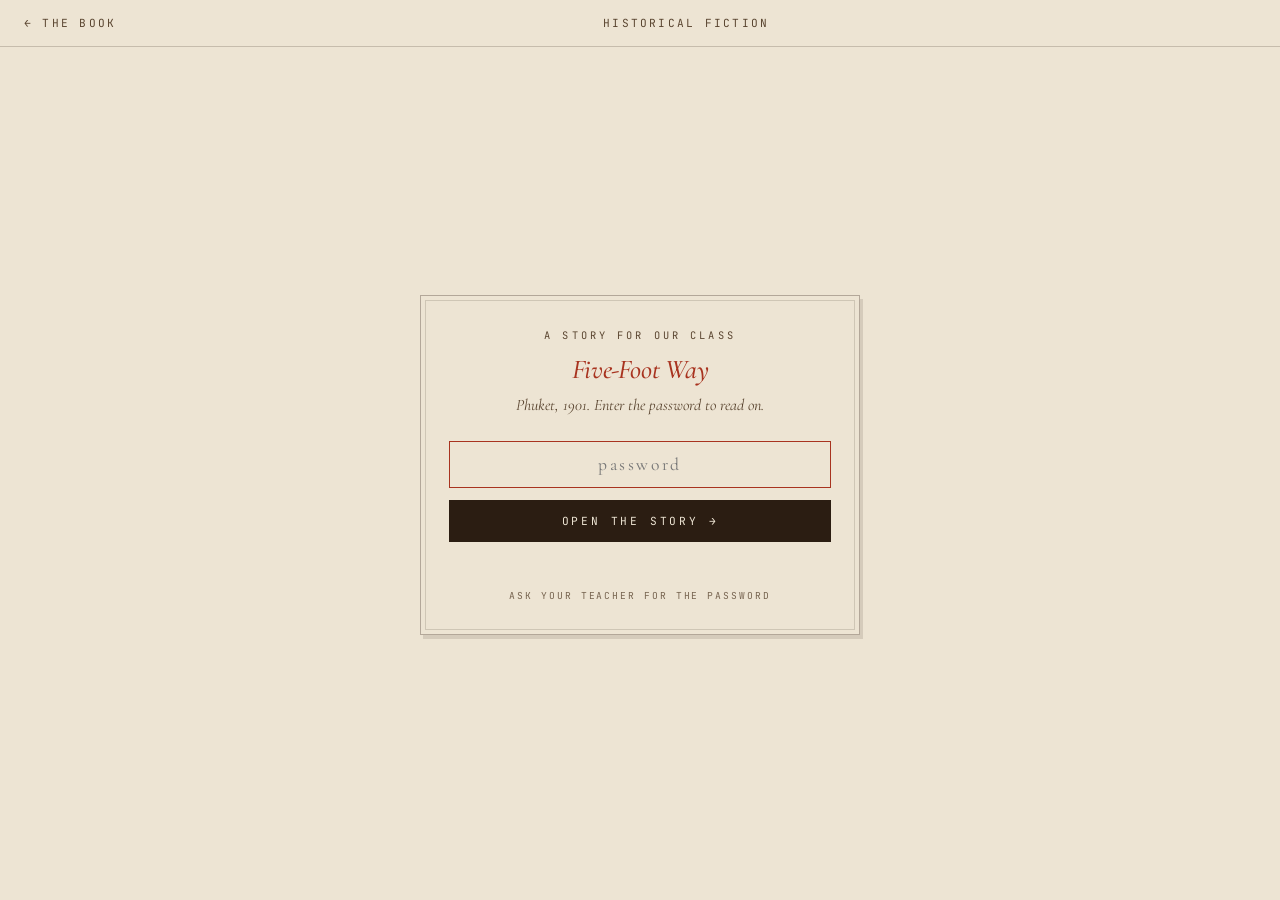
<file: fiction-ch8.html>
<!DOCTYPE html>
<html lang="en">
<head>
<meta charset="UTF-8" />
<meta name="viewport" content="width=device-width, initial-scale=1.0"/>
<title>The Harbour · Chapter VIII — Five-Foot Way</title>
<link href="https://fonts.googleapis.com/css2?family=Cormorant+Garamond:ital,wght@0,400;0,500;0,600;0,700;1,400&family=JetBrains+Mono:wght@400;500&display=swap" rel="stylesheet">
<link rel="stylesheet" href="styles/textbook.css">
<link rel="stylesheet" href="styles/fiction.css">
<script>
  // Soft gate: only readable once the password has been entered on the
  // contents page in this browser session. Runs before the body paints.
  try {
    if (sessionStorage.getItem('phuket-fiction-unlocked') !== 'yes') {
      location.replace('historical-fiction.html');
    }
  } catch (e) { /* sessionStorage unavailable — fall through */ }
</script>
</head>
<body>

<nav class="site-nav">
  <a class="home-link" href="historical-fiction.html">Contents</a>
  <span>Chapter VIII · The Harbour</span>
  <a class="next-link" href="index.html">The Book</a>
</nav>

<article class="chapter">

  <header class="chapter-header">
    <div class="chapter-dek">Chapter VIII &nbsp;·&nbsp; The morning tide</div>
    <h1>The <em>Harbour</em></h1>
  </header>

  <div class="chapter-body">
    <p>Mei did not sleep much, the night of the dinner.</p>
    <p>She came down before anyone else. Her mother was at the stove — not cooking, just standing, the kettle in her hand. Mei stood in the doorway and could not find the first word.</p>
    <p>"The boy in the storage room," Ratana said. She did not turn.</p>
    <p>Mei did not move.</p>
    <p>"Since the chicken." Ratana lifted the kettle off the heat. "I am old, not stupid. I waited for you to come."</p>
    <p>"I needed — "</p>
    <p>"I know what you needed." She poured water into the pot. "Tell me now. Why he is here. Why he can't stay. What you are going to do."</p>
    <p>Mei told her. Slowly at first, then in pieces that came faster — Ah Seng in the alley, the bruised hand, the friend who died, the brotherhood man at the front door, the docks where he could no longer go. Ratana listened with her hands still and her face giving nothing back.</p>
    <p>When Mei was finished, Ratana said: "Show me."</p>
    <p>They went down the back stairs. Mei tapped on the storage room door — three short, then two. There was a pause. The door opened from inside.</p>
    <p>Ah Seng saw her mother and froze.</p>
    <p>Ratana stepped past Mei into the storage room. She looked at Ah Seng — at his face, at his hand, at the shirt that had been washed too many times in the basin. She did not speak for a long moment. Then, in the careful <span class="vocab" data-def="A Chinese language from Fujian province in southern China, spoken by most of Phuket&#x27;s Chinese families." data-pron="HOK-ee-en">Hokkien</span> she had learned from her husband over the years, she said: <em>"How old are you?"</em></p>
    <p><em>"Seventeen,"</em> Ah Seng said.</p>
    <p>She nodded. She turned to Mei.</p>
    <p>"We get him on a boat."</p>
    <hr class="scene-break" />
    <p>Ratana went out the next morning. She came back hours later with a name: a Malay fisherman who knew a <span class="vocab" data-def="A traditional Chinese wooden sailing ship with broad sails, used for trade and travel across Southeast Asia.">junk</span> captain making the run to <span class="vocab" data-def="An island and city in present-day Malaysia with a large Chinese community — a major trading partner of Phuket." data-pron="puh-NANG">Penang</span>. The cost was passage for one, and it was not cheap. Penang, she said, was a city full of Hokkien — a hundred thousand of his own people. A boy with strong hands could disappear there, beyond the reach of any ledger on Phang Nga Road. The junk would sail in six days, on the early tide.</p>
    <p>She sold a gold bracelet. She did it without telling Boon Teck — walked to a goldsmith on Dibuk Road, a man she had bought from years ago, and came back with the money folded into a cloth. She set it on the kitchen table and said nothing.</p>
    <p>That evening, with the house empty — her father at the trading house, Ah-Ma asleep upstairs — Mei brought Ah Seng into the kitchen. The cloth was on the table where Ratana had left it.</p>
    <p>Ah Seng untied the knot at his belt. The coins were still there, all of them — the <span class="vocab" data-def="A worker who carries heavy loads — for example, loading and unloading boats at the harbour.">porter</span>'s wages from the days before he had stopped going out. He counted them onto the cloth, one by one, until the small pile sat on top of the larger one. He looked at Ratana.</p>
    <p>She gathered the cloth at its corners and folded it in on itself, gold and coins together. She tied the corners. She put the bundle in the pocket of her sarong.</p>
    <p>Then she went to the basin and washed a bowl that did not need washing.</p>
    <hr class="scene-break" />
    <p>The deal did not die. It waited.</p>
    <p>In the week that followed, the British company representative sent two more telegrams from Penang. Her father showed them to Mei — short, clipped sentences, the impatience visible even in the flat language of the <span class="vocab" data-def="A machine that sends written messages over long distances as electric signals through wires — the fastest communication of the 1900s." data-pron="TEL-uh-graf">telegraph</span>. The representative wanted to know where the <span class="vocab" data-def="A change from one system or state to another, and the in-between period while it happens." data-pron="tran-ZISH-un">transition</span> terms had come from. He wanted to know why the company was expected to cover passage money for workers. He wanted to return to Phuket. Aldridge, her father said, had written back advising patience — and, to Mei's quiet surprise, had not disputed the terms. Whether the company would accept them was another matter.</p>
    <p>Her father was puzzled. He moved through the week with the frown of a man trying to find the moment where something had shifted, and not finding it.</p>
    <hr class="scene-break" />
    <p>Kwek and Beng Huat came one last time.</p>
    <p>The knock at the back door was softer than usual, and when Mei opened it, only two figures stood in the alley. Kwek came in without his grin. His face was thinner than she remembered, or maybe she was seeing it differently now — the sharp line of his jaw, the tiredness around his eyes. He sat against the wall of the storage room and did not make a joke.</p>
    <p>Beng Huat settled into his usual spot. Ah Seng sat between them, and for a moment the four of them were arranged the same way they had been the first night — pressed between rice sacks, the lamp turned low — but nothing else was the same.</p>
    <p>Kwek spoke first. "I understand why you didn't tell us about the Englishman."</p>
    <p>Mei waited.</p>
    <p>"I don't agree with it." He looked at the floor. "But I understand. You were trying to protect this" — he gestured at the storage room, at Ah Seng — "and you didn't know how to do both things at once."</p>
    <p>"I should have told you," Mei said.</p>
    <p>"Yes." He let the word sit. Then: "I heard the deal was delayed. The British company is not happy." He paused. "But there is talk. The <span class="vocab" data-def="A boss who watches over workers and forces them to keep working, often harshly." data-pron="OH-ver-see-er">overseers</span> say there will be a transition — six months before anyone is let go. Passage money for those who want to leave." He looked at her. "The <em><span class="vocab" data-def="A Hokkien word for a wealthy business owner or boss — here, the man who owns and runs a mine." data-pron="toh-KAI">towkay</span></em> says the British demanded it."</p>
    <p>Mei said nothing.</p>
    <p>"Did they?" Kwek asked. He was watching her face.</p>
    <p>She held his gaze. She could not answer that.</p>
    <p>Kwek looked at her a moment longer. Then he nodded — not in forgiveness, but in something that was close enough.</p>
    <p>Beng Huat spoke. "You helped Ah Seng," he said. "That is enough."</p>
    <p>Kwek fished in his pocket and pulled out a folded piece of paper. "I wrote the letter," he said. "To my mother. I told her I'm well. I told her the work is hard but I'm strong." He turned the paper over in his hands. "I didn't tell her the rest."</p>
    <p>He put the letter away. He stood. Beng Huat stood. They looked at Ah Seng, and something passed between the three of them — not a farewell, because they did not know the word for what this was. Kwek put his hand on Ah Seng's shoulder for a moment. Then they left.</p>
    <p>Mei closed the door behind them and stood in the dark kitchen. She did not know if she would see them again.</p>
    <hr class="scene-break" />
    <p>Her father mentioned it at breakfast, offhandedly, speaking to Ratana while Mei poured tea.</p>
    <p>"The society man has stopped coming around," he said. "Apparently the Ghee Hin have other concerns. A dispute with a rival group — water rights at the eastern mines."</p>
    <p>He said it the way he said most things — as a fact of the world, no more interesting than the weather. Brother Kheng's quiet visits had simply ended. The threat had not been resolved; it had moved on. A single runaway <span class="vocab" data-def="An old and now offensive word for a poorly paid Asian labourer doing hard manual work. Used here for the indentured mine workers." data-pron="KOO-lee">coolie</span> was a small matter when larger struggles over territory and money demanded the brotherhood's attention.</p>
    <p>Ah Seng's debt was still owed, somewhere, in a ledger book in a hall on Phang Nga Road. But for now, no one was looking.</p>
    <hr class="scene-break" />
    <p>The morning of departure was still dark when Mei came downstairs. Ah Seng was already awake, sitting on the edge of the rice sacks, his few things — a cloth bundle, a water gourd Ratana had given him — gathered beside him. He looked up when she opened the door.</p>
    <p>Ah-Ma was in the kitchen.</p>
    <p>She stood by the cold stove, an orange from the shrine's offering plate in her hand, an hour before her usual incense. She looked at Ah Seng — at the bundle, at the water gourd, at the boy holding both — and showed no surprise at all.</p>
    <p>She put the orange in his hands. <em>"For the boat,"</em> she said in Hokkien.</p>
    <p>Ah Seng bowed, low. Ah-Ma looked at him a moment longer — at his hands, the thickened knuckles — and then turned and went up the stairs without a sound.</p>
    <p>They went out through the alley door and walked to the harbour in silence, through back alleys and side streets, avoiding the main roads. The town was asleep. The <span class="vocab" data-def="The covered walkway running along the front of the shophouses, about five feet wide. It gives shelter from sun and rain.">five-foot ways</span> were empty, the <span class="vocab" data-def="A narrow building with a shop on the ground floor and the family&#x27;s home on the floors above — common in old Southeast Asian towns.">shophouse</span> doors shut, the shrine lamps flickering low. Somewhere a rooster called, too early, and was ignored.</p>
    <p>The side pier was small — a wooden platform jutting into the canal where fishing boats tied up. A junk was waiting, its sails furled, its hull low and dark in the water. The captain — a weathered man who looked at Mei once, looked at Ah Seng once, and held out his hand for the money — said nothing beyond what was necessary. He pointed to a space below the deck. Ah Seng would ride there, out of sight, for three days, maybe five, until Penang.</p>
    <p>Ah Seng turned to her. The light was grey and thin. She could see the bruise on his jaw had faded to a shadow, and his hand — the one that had caught the wire — was closed around the strap of his bundle.</p>
    <p><em>"The first night,"</em> he said, in Hokkien. <em>"In the alley. I was sure you were going to scream."</em></p>
    <p><em>"I almost did."</em></p>
    <p>He almost smiled — the expression reaching his eyes but stopping short of his mouth. <em>"Thank you, Mei."</em></p>
    <p><em>"Find people who will treat you decently,"</em> she said.</p>
    <p>Then he stepped onto the junk, and the captain untied the rope, and the boat pulled away from the pier into the grey water, and then it was gone.</p>
    <p>Mei stood on the pier and watched the canal empty out toward the bay. The water moved slowly, carrying leaves and debris toward the sea. A bird called from the <span class="vocab" data-def="A tree that grows in salty water along tropical coasts, with tangled roots rising out of the mud." data-pron="MANG-grohv">mangroves</span>. The sky was turning pale at the edges.</p>
    <hr class="scene-break" />
    <p>She walked back through the harbour front as the town began to wake. The coffee sellers were setting up. A <span class="vocab" data-def="A small two-wheeled passenger cart pulled by a person on foot." data-pron="RIK-shaw">rickshaw</span> runner stretched his legs beside his empty cart. The smell of charcoal fires and rice porridge drifted from the first open doors.</p>
    <p>On a low wall near the main pier, Aldridge sat with his journal open on his knee, sketching one of the Khaw family steamers as it prepared for its overnight run to Penang. First-class passengers were boarding in white linen — the same crossing that would take Ah Seng's junk three days, maybe five. Aldridge had not left the island. The deal was delayed, but he was still here — still sketching, still measuring. He saw Mei and raised a hand. "I find I cannot leave this place, Miss Lim," he called, with a small, earnest smile. "There is too much to see."</p>
    <p>She nodded and walked on.</p>
    <p>At the main pier, a boat had come in on the morning tide, and a line of new arrivals was forming — young men in rough cotton, salt-stained from the crossing, carrying nothing or almost nothing. The <span class="vocab" data-def="Belonging to Siam, the old name for Thailand (used until 1939). &#x27;Siamese&#x27; means Thai." data-pron="sy-uh-MEEZ">Siamese</span> policeman waited at the end of the pier with his wooden box and his ball of string. One by one they paid their coin and took the beeswax on the wrist and moved on, toward the man waiting to collect them.</p>
    <p>One of them — a boy not much older than Mei — stopped at the end of the pier and looked up at the town. Just looked. The way another boy had once stopped, while she stood beside her father and wondered what he saw.</p>
    <p>She did not have to wonder anymore.</p>
    <p>Someone called to him, and the boy turned and followed, and the moment passed.</p>
    <p>The five-foot ways were filling. A woman laid out mangoes on a cloth. Two boys chased each other between the columns, shouting in Hokkien. An old man sat at the corner shrine, lighting the morning incense, the smoke rising slow and familiar into the still air. The street looked the same as it had the first morning she had walked it with her father, weeks ago, before any of this began — the same arches, the same crumbling plaster flowers, the same pig wandering with the confidence of an animal that owned the road. The same world. She saw it differently now.</p>
    <p>She passed the Lim shophouse. Through the open door she could see her father at his desk, writing in his account book, a cup of coffee at his elbow. The <span class="vocab" data-def="A small altar in the home honouring dead family members, where incense is burned and prayers are said.">ancestor shrine</span> was lit, incense curling. Upstairs, her mother was moving quietly.</p>
    <p>The <span class="vocab" data-def="A high-pressure water cannon. Aimed at a hillside, it blasts the earth apart so the tin can be washed out — doing the work of many men." data-pron="hy-DROL-ik MON-i-ter">hydraulic monitors</span> would come, eventually. But Ah Seng was on the water now, and Kwek had six months, and the deal carried terms that no one had proposed but everyone had accepted. Whether the company would honour them was another question. Whether the <em>towkay</em> would follow through was another. But she had built something from nothing — from three languages and the silence between them. It was not enough. She knew that. But it was what she had.</p>
    <p>She walked through the door.</p>
  </div>

  <aside class="author-note">
    <h3>Author's Historical Note</h3>
      <p>Penang — in present-day Malaysia, roughly 280 nautical miles from Phuket — was a major destination for Chinese migrants seeking to escape harsh conditions on the island. By sailing junk, the voyage took three to five days; by steamship on the Khaw family's twice-weekly steamer service, it was an overnight crossing — a contrast that itself illustrated the gulf between those who had money and those who did not. Penang had a large, established Hokkien-speaking community that could offer networks of support to new arrivals. The secret societies' constant internal rivalries — particularly disputes over water rights and mine concessions between the Ghee Hin and their competitors — meant that individual debts and grievances sometimes fell through the cracks when larger power struggles demanded attention. The hydraulic mining technology that Aldridge demonstrates — high-pressure water monitors fed by steam-driven pumps — was already being adopted across British Malaya by the early 1900s, and would eventually spread to Phuket's mines. Later, bucket-ladder dredges (the first arriving around 1907) completed the mechanisation of the tin industry. The human cost of that transition — the workers displaced, the communities reshaped — is harder to measure, and the historical record has less to say about it.</p>
  </aside>

  <nav class="chapter-footer">
    <a class="prev" href="fiction-ch7.html">Chapter VII · The Dinner</a>
    <a class="next" href="historical-fiction.html">Back to Contents</a>
  </nav>

</article>

<script src="scripts/vocab.js"></script>
</body>
</html>
</file>
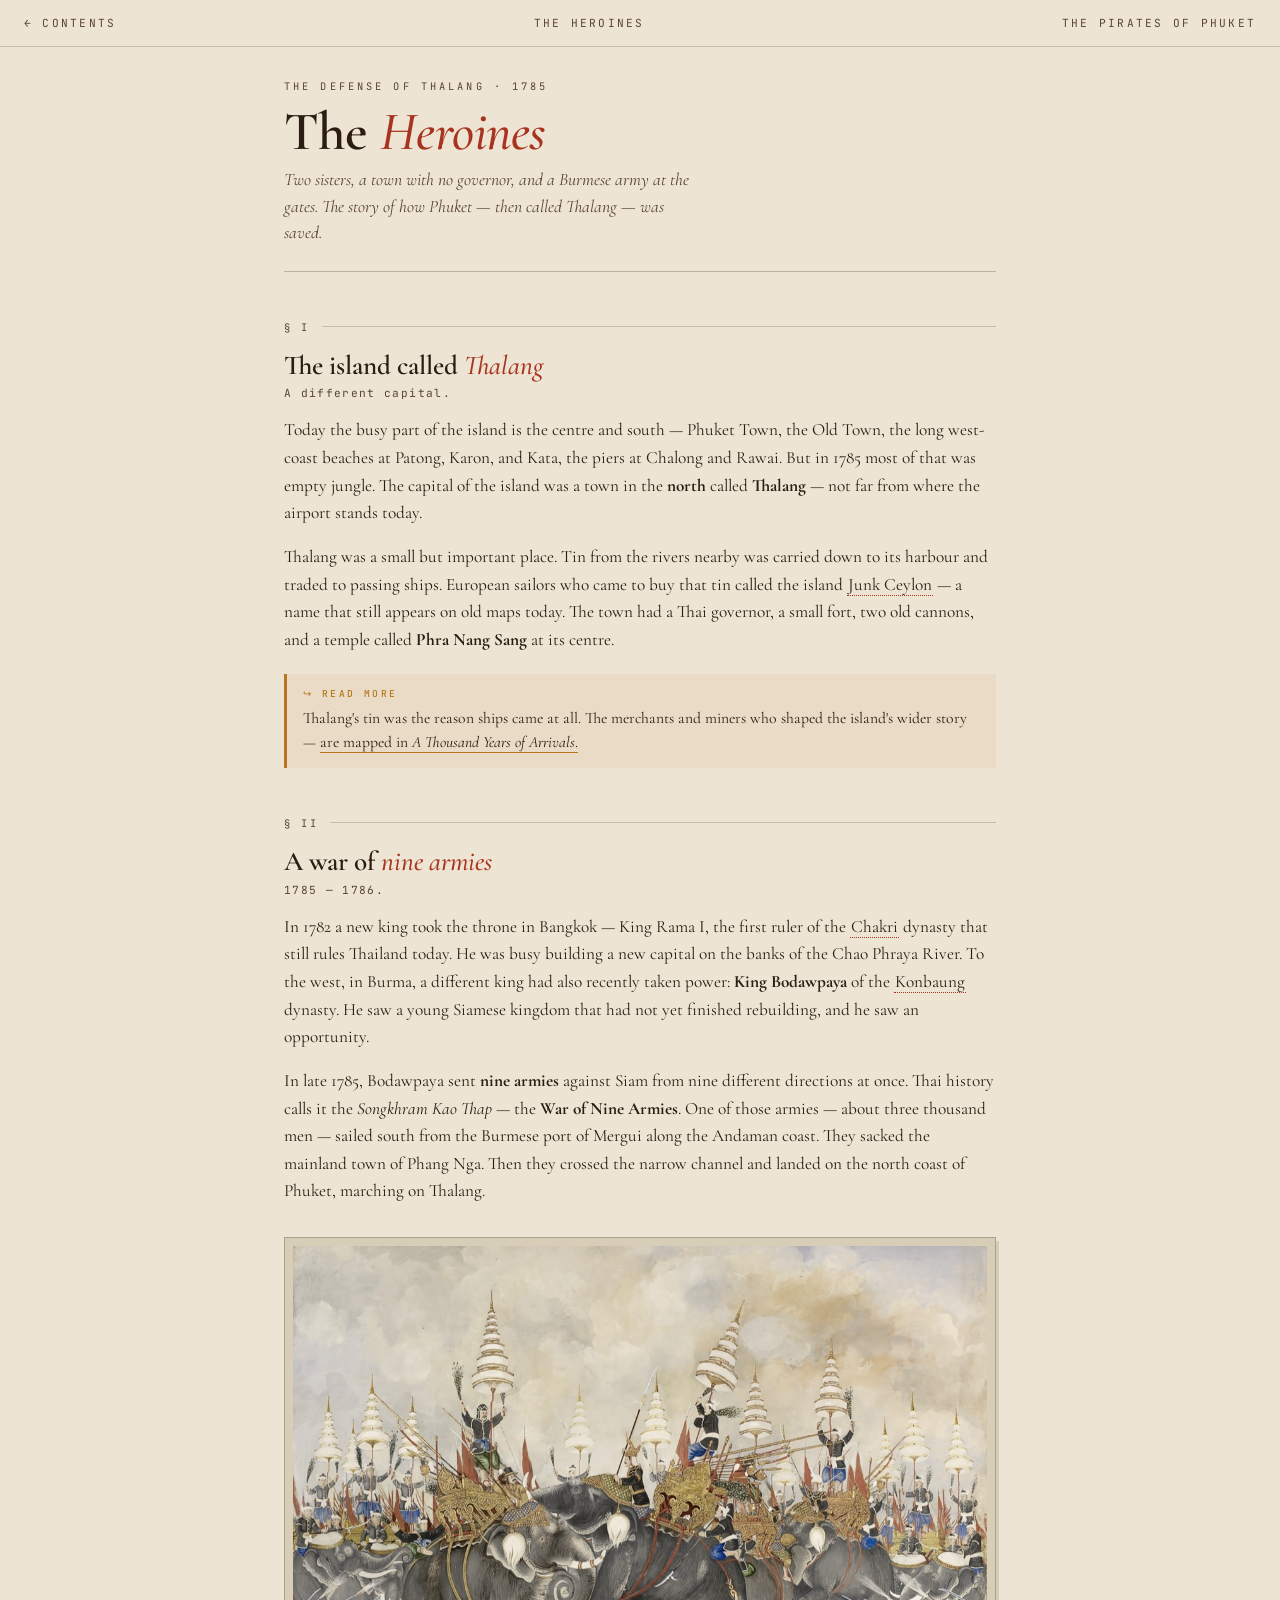
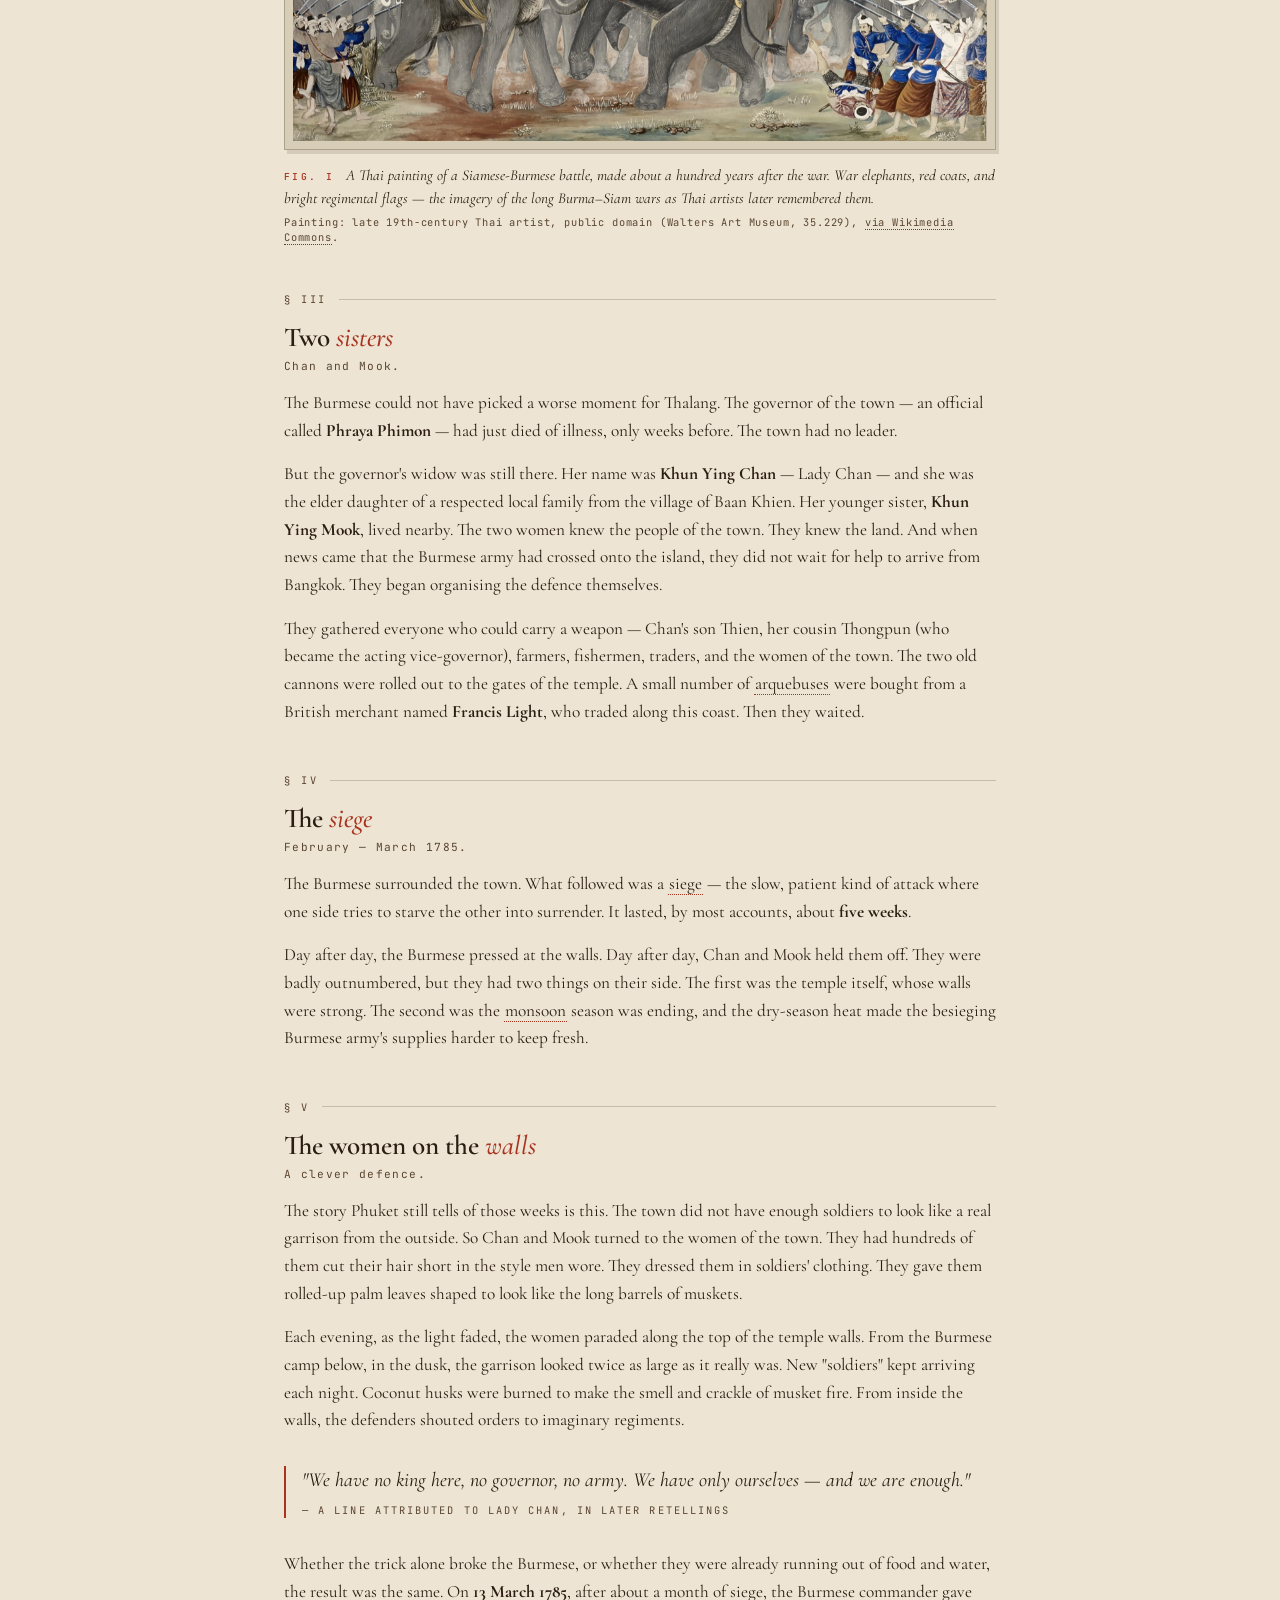
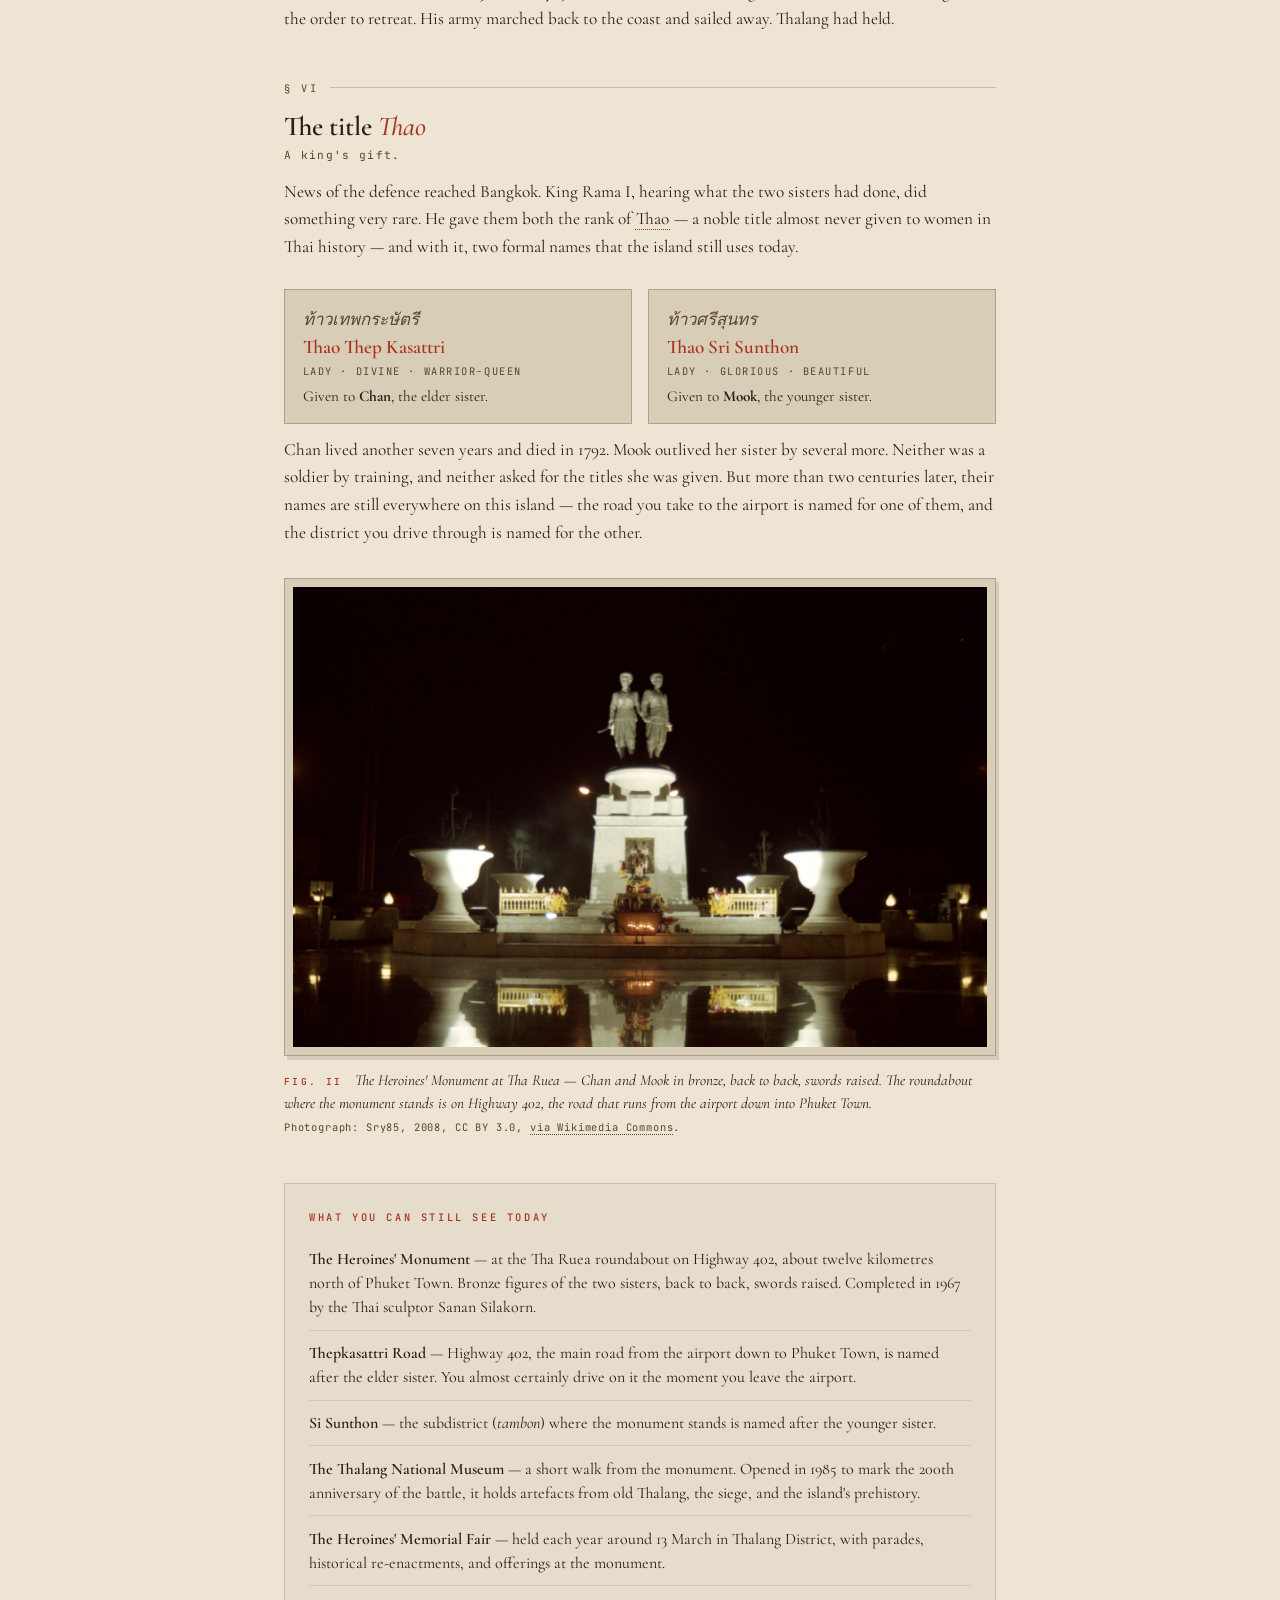
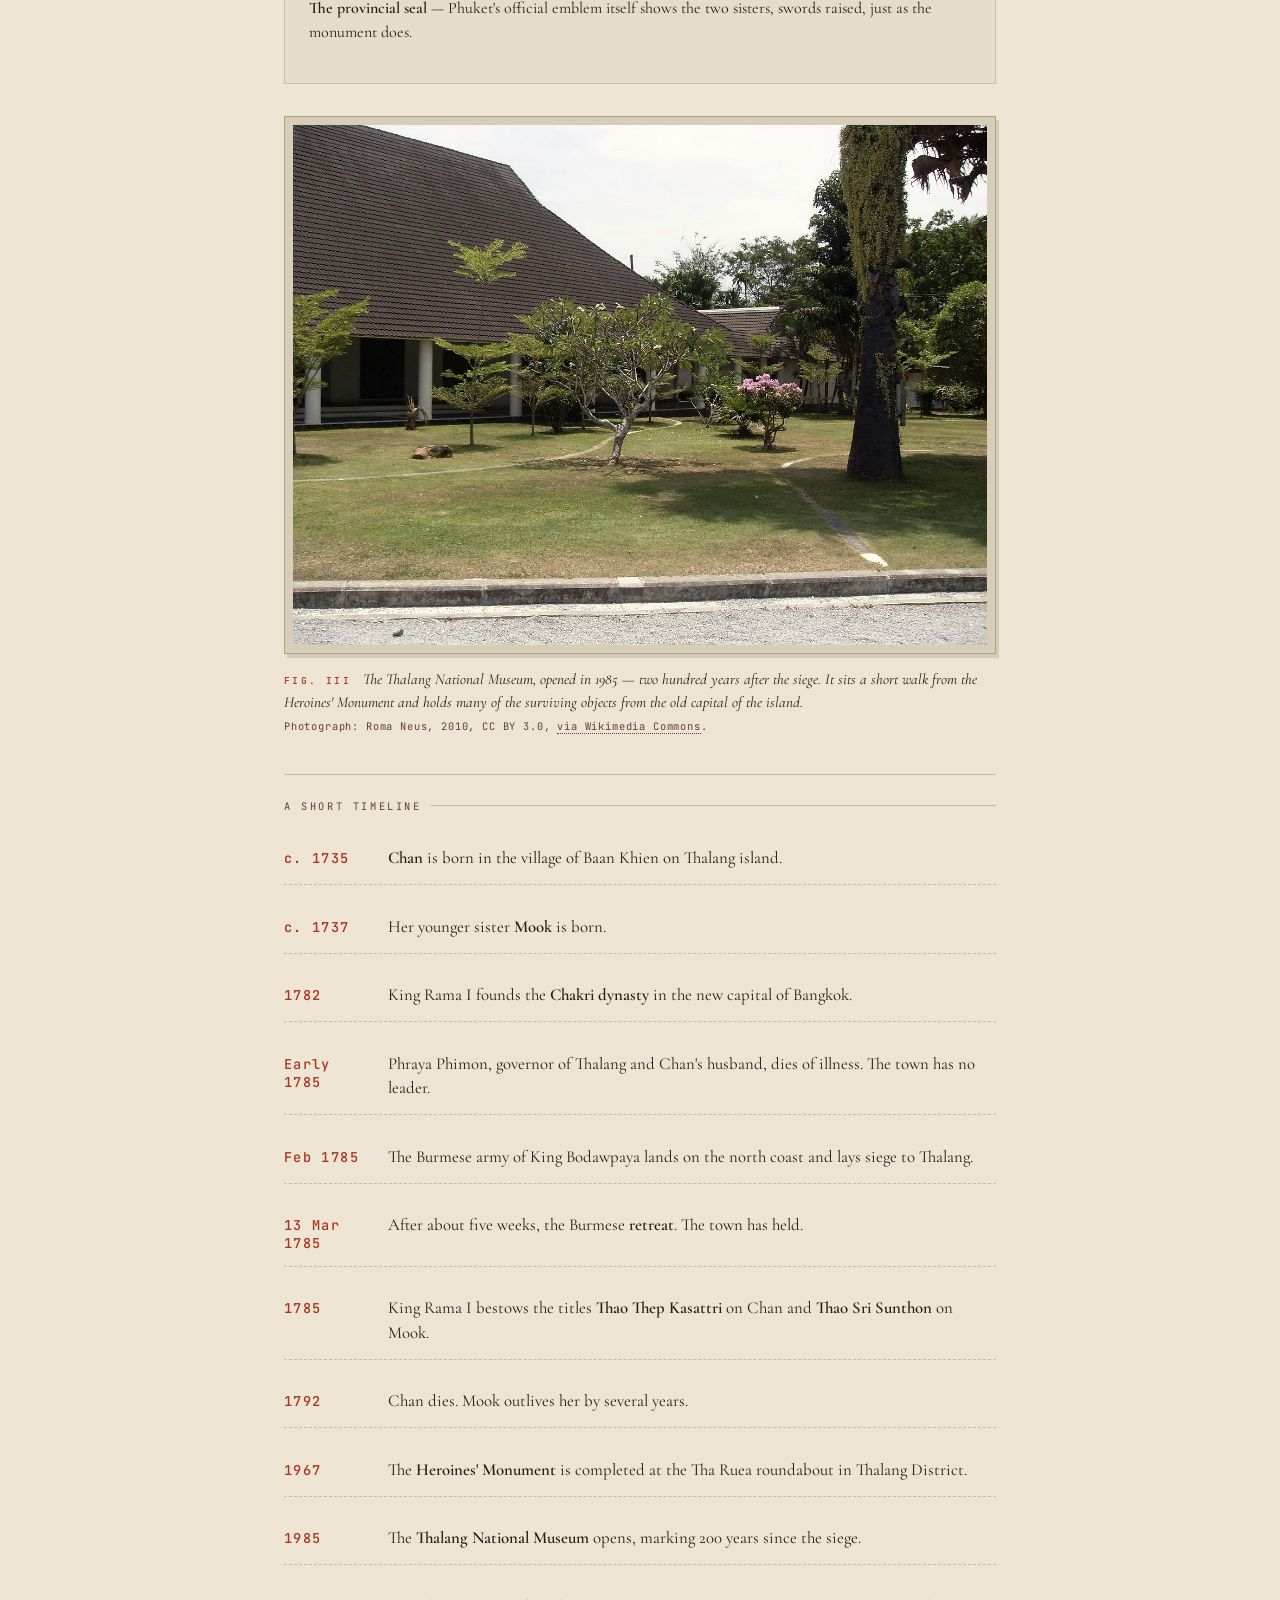
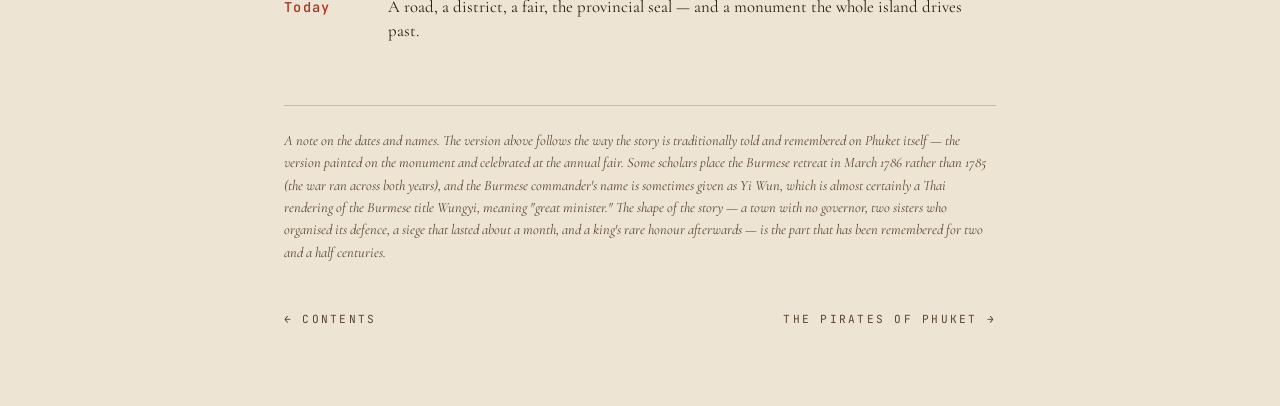
<file: heroines.html>
<!DOCTYPE html>
<html lang="en">
<head>
<meta charset="UTF-8" />
<meta name="viewport" content="width=device-width, initial-scale=1.0"/>
<title>The Heroines — Phuket</title>
<link href="https://fonts.googleapis.com/css2?family=Cormorant+Garamond:ital,wght@0,400;0,500;0,600;0,700;1,400&family=JetBrains+Mono:wght@400;500&display=swap" rel="stylesheet">
<link rel="stylesheet" href="styles/textbook.css">
<style>
  /* ---------- Page-specific layout ---------- */
  .chapter {
    max-width: 760px;
    margin: 0 auto;
    padding: 2rem 1.5rem 5rem;
  }
  .chapter-header {
    padding-bottom: 1.5rem;
    margin-bottom: 2rem;
    border-bottom: 1px solid rgba(43,29,18,.25);
  }
  .chapter-header h1 {
    font-size: clamp(2.2rem, 6vw, 3.4rem);
    font-weight: 600;
    line-height: 1;
    margin: .25rem 0 .5rem;
    letter-spacing: -.01em;
  }
  .chapter-sub {
    font-style: italic;
    color: var(--ink-soft);
    font-size: 1.1rem;
    line-height: 1.5;
    max-width: 52ch;
    margin-top: .5rem;
  }

  /* ---------- Sections ---------- */
  section.act {
    margin-top: 3rem;
  }
  .act-rule {
    font-family: 'JetBrains Mono', monospace;
    font-size: .65rem;
    letter-spacing: .25em;
    text-transform: uppercase;
    color: var(--ink-soft);
    display: flex; align-items: center; gap: .75rem;
    margin-bottom: 1rem;
  }
  .act-rule::after {
    content: ""; flex: 1; height: 1px; background: rgba(43,29,18,.2);
  }
  .act h2 {
    font-size: 1.7rem;
    font-weight: 600;
    line-height: 1.15;
    margin-bottom: .35rem;
  }
  .act h2 em {
    font-style: italic;
    color: var(--accent);
    font-weight: 500;
  }
  .act-dek {
    font-family: 'JetBrains Mono', monospace;
    font-size: .7rem;
    color: var(--ink-soft);
    letter-spacing: .12em;
    margin-bottom: 1rem;
  }
  .act p {
    font-size: 1.08rem;
    line-height: 1.6;
    margin-bottom: 1rem;
  }
  .act p:last-child { margin-bottom: 0; }

  /* ---------- Cross-reference callout ---------- */
  .xref {
    margin: 1.25rem 0;
    padding: .85rem 1rem;
    background: rgba(184,118,31,.08);
    border-left: 3px solid var(--c-amber);
    font-size: .98rem;
    line-height: 1.5;
  }
  .xref a { color: var(--ink); text-decoration: none; border-bottom: 1px solid var(--c-amber); }
  .xref a:hover { color: var(--accent); text-decoration: none; }
  .xref-label {
    font-family: 'JetBrains Mono', monospace;
    font-size: .6rem;
    letter-spacing: .25em;
    text-transform: uppercase;
    color: var(--c-amber);
    margin-bottom: .35rem;
    font-weight: 500;
  }

  /* ---------- Figures (photos with captions) ---------- */
  figure.figure {
    margin: 2rem 0 1.5rem;
    padding: 0;
  }
  figure.figure .figure-frame {
    background: var(--paper-dark);
    padding: .5rem;
    border: 1px solid rgba(43,29,18,.25);
    box-shadow: 3px 4px 0 rgba(43,29,18,.12);
    line-height: 0;
  }
  figure.figure img {
    display: block;
    width: 100%;
    height: auto;
    filter: sepia(.18) saturate(.9) contrast(1.02);
  }
  figure.figure figcaption {
    margin-top: .85rem;
    font-size: .95rem;
    line-height: 1.5;
    color: var(--ink);
    font-style: italic;
  }
  .figure-label {
    font-family: 'JetBrains Mono', monospace;
    font-size: .6rem;
    letter-spacing: .25em;
    text-transform: uppercase;
    color: var(--accent);
    margin-right: .5rem;
    font-style: normal;
    font-weight: 500;
  }
  .figure-credit {
    display: block;
    margin-top: .35rem;
    font-family: 'JetBrains Mono', monospace;
    font-size: .65rem;
    letter-spacing: .08em;
    color: var(--ink-soft);
    font-style: normal;
    line-height: 1.4;
  }
  .figure-credit a {
    color: var(--ink-soft);
    text-decoration: none;
    border-bottom: 1px dotted var(--ink-soft);
  }
  .figure-credit a:hover { color: var(--accent); border-bottom-color: var(--accent); }

  /* ---------- Pull quote ---------- */
  .pull {
    margin: 2rem 0;
    padding: 0 1rem;
    border-left: 2px solid var(--accent);
    font-style: italic;
    font-size: 1.25rem;
    line-height: 1.45;
    color: var(--ink);
  }
  .pull cite {
    display: block;
    font-style: normal;
    font-family: 'JetBrains Mono', monospace;
    font-size: .65rem;
    letter-spacing: .2em;
    text-transform: uppercase;
    color: var(--ink-soft);
    margin-top: .5rem;
  }

  /* ---------- Two-name strip (titles bestowed) ---------- */
  .titles {
    margin: 1.75rem 0 .75rem;
    display: grid;
    grid-template-columns: 1fr 1fr;
    gap: 1rem;
  }
  .title-card {
    border: 1px solid rgba(43,29,18,.25);
    background: var(--paper-dark);
    padding: 1rem 1.1rem;
  }
  .title-card .t-thai {
    font-family: 'Cormorant Garamond', serif;
    font-size: 1.05rem;
    color: var(--ink-soft);
    margin-bottom: .25rem;
    font-style: italic;
  }
  .title-card .t-rom {
    font-size: 1.2rem;
    font-weight: 600;
    color: var(--accent);
    line-height: 1.2;
    margin-bottom: .35rem;
  }
  .title-card .t-gloss {
    font-family: 'JetBrains Mono', monospace;
    font-size: .65rem;
    letter-spacing: .15em;
    color: var(--ink-soft);
    text-transform: uppercase;
    margin-bottom: .4rem;
  }
  .title-card .t-given {
    font-size: .95rem;
    line-height: 1.45;
  }

  /* ---------- Timeline ---------- */
  .timeline {
    margin: 2.5rem 0 0;
    padding: 1.5rem 0 0;
    border-top: 1px solid rgba(43,29,18,.2);
  }
  .timeline-title {
    font-family: 'JetBrains Mono', monospace;
    font-size: .65rem;
    letter-spacing: .25em;
    text-transform: uppercase;
    color: var(--ink-soft);
    margin-bottom: 1.25rem;
    display: flex; align-items: center; gap: .5rem;
  }
  .timeline-title::after { content: ""; flex: 1; height: 1px; background: rgba(43,29,18,.2); }
  .tl-list {
    display: grid;
    gap: 1rem;
  }
  .tl-item {
    display: grid;
    grid-template-columns: 5.5rem 1fr;
    gap: 1rem;
    align-items: baseline;
    padding: .85rem 0;
    border-bottom: 1px dashed rgba(43,29,18,.2);
  }
  .tl-item:last-child { border-bottom: none; }
  .tl-year {
    font-family: 'JetBrains Mono', monospace;
    font-size: .85rem;
    letter-spacing: .1em;
    color: var(--accent);
    font-weight: 500;
  }
  .tl-label {
    font-size: 1.05rem;
    line-height: 1.45;
  }
  .tl-label strong { font-weight: 600; }

  /* ---------- "What you can still see today" ---------- */
  .legacy {
    margin: 3rem 0 0;
    padding: 1.75rem 1.5rem;
    background: rgba(43,29,18,.04);
    border: 1px solid rgba(43,29,18,.15);
  }
  .legacy h3 {
    font-family: 'JetBrains Mono', monospace;
    font-size: .65rem;
    letter-spacing: .25em;
    text-transform: uppercase;
    color: var(--accent);
    margin-bottom: .85rem;
    font-weight: 500;
  }
  .legacy ul {
    margin: 0;
    padding: 0;
    list-style: none;
  }
  .legacy li {
    padding: .65rem 0;
    border-bottom: 1px solid rgba(43,29,18,.1);
    line-height: 1.5;
  }
  .legacy li:last-child { border-bottom: none; }
  .legacy li strong { font-weight: 600; }

  /* ---------- End matter ---------- */
  .endnote {
    margin-top: 3rem;
    padding-top: 1.5rem;
    border-top: 1px solid rgba(43,29,18,.2);
    font-size: .9rem;
    font-style: italic;
    color: var(--ink-soft);
    line-height: 1.55;
  }

  .chapter-footer {
    margin-top: 3rem;
    display: flex;
    justify-content: space-between;
    gap: 1rem;
    flex-wrap: wrap;
    font-family: 'JetBrains Mono', monospace;
    font-size: .7rem;
    letter-spacing: .2em;
    text-transform: uppercase;
  }
  .chapter-footer a { color: var(--ink-soft); text-decoration: none; }
  .chapter-footer a:hover { color: var(--accent); }

  @media (max-width: 600px) {
    .tl-item { grid-template-columns: 4.25rem 1fr; gap: .75rem; }
    .pull { font-size: 1.1rem; }
    .titles { grid-template-columns: 1fr; }
  }
</style>
</head>
<body>

<nav class="site-nav">
  <a class="home-link" href="index.html">Contents</a>
  <span>The Heroines</span>
  <a href="pirates.html">The Pirates of Phuket</a>
</nav>

<article class="chapter">

  <header class="chapter-header">
    <div class="eyebrow">The Defense of Thalang · 1785</div>
    <h1>The <em>Heroines</em></h1>
    <p class="chapter-sub">
      Two sisters, a town with no governor, and a Burmese army at the gates.
      The story of how Phuket — then called Thalang — was saved.
    </p>
  </header>

  <!-- ============================================================ -->
  <section class="act" id="thalang">
    <div class="act-rule">§ I</div>
    <h2>The island called <em>Thalang</em></h2>
    <div class="act-dek">A different capital.</div>

    <p>
      Today the busy part of the island is the centre and south —
      Phuket Town, the Old Town, the long west-coast beaches at Patong,
      Karon, and Kata, the piers at Chalong and Rawai. But in 1785 most
      of that was empty jungle. The capital of the island was a town in
      the <strong>north</strong> called <strong>Thalang</strong> —
      not far from where the airport stands today.
    </p>

    <p>
      Thalang was a small but important place. Tin from the rivers nearby
      was carried down to its harbour and traded to passing ships. European
      sailors who came to buy that tin called the island
      <span class="vocab" data-def="An old European name for Phuket, used on maps from the 1500s to the 1800s. It is a corruption of the Malay name 'Ujung Salang,' meaning 'Cape Salang.'">Junk Ceylon</span> —
      a name that still appears on old maps today. The town had a Thai
      governor, a small fort, two old cannons, and a temple called
      <strong>Phra Nang Sang</strong> at its centre.
    </p>

    <div class="xref">
      <div class="xref-label">↪ Read more</div>
      Thalang's tin was the reason ships came at all. The merchants and
      miners who shaped the island's wider story —
      <a href="migrations-map.html">are mapped in <em>A Thousand Years of Arrivals</em>.</a>
    </div>
  </section>

  <!-- ============================================================ -->
  <section class="act" id="war">
    <div class="act-rule">§ II</div>
    <h2>A war of <em>nine armies</em></h2>
    <div class="act-dek">1785 — 1786.</div>

    <p>
      In 1782 a new king took the throne in Bangkok — King Rama I, the
      first ruler of the
      <span class="vocab" data-def="The royal family that has ruled Thailand since 1782. The current king of Thailand is also a Chakri king." data-pron="CHAH-kree">Chakri</span>
      dynasty that still rules Thailand today. He was busy building a new
      capital on the banks of the Chao Phraya River. To the west, in
      Burma, a different king had also recently taken power: <strong>King
      Bodawpaya</strong> of the
      <span class="vocab" data-def="The royal family that ruled Burma (modern Myanmar) from 1752 to 1885. The Konbaung kings invaded Siam many times during the late 1700s." data-pron="KON-bowng">Konbaung</span>
      dynasty. He saw a young Siamese kingdom that had not yet finished
      rebuilding, and he saw an opportunity.
    </p>

    <p>
      In late 1785, Bodawpaya sent <strong>nine armies</strong> against
      Siam from nine different directions at once. Thai history calls it
      the <em>Songkhram Kao Thap</em> — the <strong>War of Nine
      Armies</strong>. One of those armies — about three thousand men —
      sailed south from the Burmese port of Mergui along the Andaman
      coast. They sacked the mainland town of Phang Nga. Then they
      crossed the narrow channel and landed on the north coast of
      Phuket, marching on Thalang.
    </p>

    <figure class="figure">
      <div class="figure-frame">
        <img src="images/siam-burma-battle.jpg" alt="A late nineteenth-century Thai painting of a battle between Siamese and Burmese armies, with war elephants, soldiers in red, and bright flags." loading="lazy" />
      </div>
      <figcaption>
        <span class="figure-label">Fig. I</span>
        A Thai painting of a Siamese-Burmese battle, made about a hundred
        years after the war. War elephants, red coats, and bright
        regimental flags — the imagery of the long Burma–Siam wars as Thai
        artists later remembered them.
        <span class="figure-credit">
          Painting: late 19th-century Thai artist, public domain (Walters Art Museum, 35.229),
          <a href="https://commons.wikimedia.org/wiki/File:Battle_Scene_with_Elephants_Siam_vs_Burma_Painting.png" rel="noopener">via Wikimedia Commons</a>.
        </span>
      </figcaption>
    </figure>
  </section>

  <!-- ============================================================ -->
  <section class="act" id="sisters">
    <div class="act-rule">§ III</div>
    <h2>Two <em>sisters</em></h2>
    <div class="act-dek">Chan and Mook.</div>

    <p>
      The Burmese could not have picked a worse moment for Thalang. The
      governor of the town — an official called <strong>Phraya
      Phimon</strong> — had just died of illness, only weeks before. The
      town had no leader.
    </p>

    <p>
      But the governor's widow was still there. Her name was
      <strong>Khun Ying Chan</strong> — Lady Chan — and she was the elder
      daughter of a respected local family from the village of Baan
      Khien. Her younger sister, <strong>Khun Ying Mook</strong>, lived
      nearby. The two women knew the people of the town. They knew the
      land. And when news came that the Burmese army had crossed onto
      the island, they did not wait for help to arrive from Bangkok.
      They began organising the defence themselves.
    </p>

    <p>
      They gathered everyone who could carry a weapon — Chan's son
      Thien, her cousin Thongpun (who became the acting vice-governor),
      farmers, fishermen, traders, and the women of the town. The two
      old cannons were rolled out to the gates of the temple. A small
      number of
      <span class="vocab" data-def="An early kind of long musket — a heavy gun loaded from the front with a metal ball and gunpowder. It was very slow to reload but loud and frightening." data-pron="AR-kuh-bus">arquebuses</span>
      were bought from a British merchant named <strong>Francis
      Light</strong>, who traded along this coast. Then they waited.
    </p>
  </section>

  <!-- ============================================================ -->
  <section class="act" id="siege">
    <div class="act-rule">§ IV</div>
    <h2>The <em>siege</em></h2>
    <div class="act-dek">February — March 1785.</div>

    <p>
      The Burmese surrounded the town. What followed was a
      <span class="vocab" data-def="A long attack where an army surrounds a town and tries to cut off its food, water, and help. The town inside has to hold out until the attackers leave or break in.">siege</span> —
      the slow, patient kind of attack where one side tries to starve
      the other into surrender. It lasted, by most accounts, about
      <strong>five weeks</strong>.
    </p>

    <p>
      Day after day, the Burmese pressed at the walls. Day after day,
      Chan and Mook held them off. They were badly outnumbered, but they
      had two things on their side. The first was the temple itself,
      whose walls were strong. The second was the
      <span class="vocab" data-def="A tropical wet season with very heavy rain. In Phuket the southwest monsoon runs from May to October and the northeast from November to April.">monsoon</span>
      season was ending, and the dry-season heat made the besieging
      Burmese army's supplies harder to keep fresh.
    </p>
  </section>

  <!-- ============================================================ -->
  <section class="act" id="walls">
    <div class="act-rule">§ V</div>
    <h2>The women on the <em>walls</em></h2>
    <div class="act-dek">A clever defence.</div>

    <p>
      The story Phuket still tells of those weeks is this. The town did
      not have enough soldiers to look like a real garrison from the
      outside. So Chan and Mook turned to the women of the town. They
      had hundreds of them cut their hair short in the style men wore.
      They dressed them in soldiers' clothing. They gave them rolled-up
      palm leaves shaped to look like the long barrels of muskets.
    </p>

    <p>
      Each evening, as the light faded, the women paraded along the top
      of the temple walls. From the Burmese camp below, in the dusk, the
      garrison looked twice as large as it really was. New "soldiers"
      kept arriving each night. Coconut husks were burned to make the
      smell and crackle of musket fire. From inside the walls, the
      defenders shouted orders to imaginary regiments.
    </p>

    <div class="pull">
      "We have no king here, no governor, no army. We have only ourselves —
      and we are enough."
      <cite>— A line attributed to Lady Chan, in later retellings</cite>
    </div>

    <p>
      Whether the trick alone broke the Burmese, or whether they were
      already running out of food and water, the result was the same.
      On <strong>13 March 1785</strong>, after about a month of siege,
      the Burmese commander gave the order to retreat. His army marched
      back to the coast and sailed away. Thalang had held.
    </p>
  </section>

  <!-- ============================================================ -->
  <section class="act" id="thao">
    <div class="act-rule">§ VI</div>
    <h2>The title <em>Thao</em></h2>
    <div class="act-dek">A king's gift.</div>

    <p>
      News of the defence reached Bangkok. King Rama I, hearing what the
      two sisters had done, did something very rare. He gave them both
      the rank of
      <span class="vocab" data-def="A high noble rank in old Siam, usually given only to men who had served the king. The two heroines of Thalang are among the very few women in Thai history to receive it.">Thao</span> —
      a noble title almost never given to women in Thai history — and
      with it, two formal names that the island still uses today.
    </p>

    <div class="titles">
      <div class="title-card">
        <div class="t-thai">ท้าวเทพกระษัตรี</div>
        <div class="t-rom">Thao Thep Kasattri</div>
        <div class="t-gloss">Lady · Divine · Warrior-Queen</div>
        <div class="t-given">Given to <strong>Chan</strong>, the elder sister.</div>
      </div>
      <div class="title-card">
        <div class="t-thai">ท้าวศรีสุนทร</div>
        <div class="t-rom">Thao Sri Sunthon</div>
        <div class="t-gloss">Lady · Glorious · Beautiful</div>
        <div class="t-given">Given to <strong>Mook</strong>, the younger sister.</div>
      </div>
    </div>

    <p>
      Chan lived another seven years and died in 1792. Mook outlived
      her sister by several more. Neither was a soldier by training,
      and neither asked for the titles she was given. But more than
      two centuries later, their names are still everywhere on this
      island — the road you take to the airport is named for one of
      them, and the district you drive through is named for the other.
    </p>

    <figure class="figure">
      <div class="figure-frame">
        <img src="images/heroines-monument.jpg" alt="The Heroines' Monument: two bronze statues of Thao Thep Kasattri and Thao Sri Sunthon standing back to back on a tall white plinth, holding swords raised high, photographed at night with floodlights." loading="lazy" />
      </div>
      <figcaption>
        <span class="figure-label">Fig. II</span>
        The Heroines' Monument at Tha Ruea — Chan and Mook in bronze,
        back to back, swords raised. The roundabout where the monument
        stands is on Highway 402, the road that runs from the airport
        down into Phuket Town.
        <span class="figure-credit">
          Photograph: Sry85, 2008, CC BY 3.0,
          <a href="https://commons.wikimedia.org/wiki/File:Thao_Thep_Kasattri_and_Thao_Sri_Sunthon.jpg" rel="noopener">via Wikimedia Commons</a>.
        </span>
      </figcaption>
    </figure>
  </section>

  <!-- ============================================================ -->
  <section class="legacy">
    <h3>What you can still see today</h3>
    <ul>
      <li><strong>The Heroines' Monument</strong> — at the Tha Ruea roundabout on Highway 402, about twelve kilometres north of Phuket Town. Bronze figures of the two sisters, back to back, swords raised. Completed in 1967 by the Thai sculptor Sanan Silakorn.</li>
      <li><strong>Thepkasattri Road</strong> — Highway 402, the main road from the airport down to Phuket Town, is named after the elder sister. You almost certainly drive on it the moment you leave the airport.</li>
      <li><strong>Si Sunthon</strong> — the subdistrict (<em>tambon</em>) where the monument stands is named after the younger sister.</li>
      <li><strong>The Thalang National Museum</strong> — a short walk from the monument. Opened in 1985 to mark the 200th anniversary of the battle, it holds artefacts from old Thalang, the siege, and the island's prehistory.</li>
      <li><strong>The Heroines' Memorial Fair</strong> — held each year around 13 March in Thalang District, with parades, historical re-enactments, and offerings at the monument.</li>
      <li><strong>The provincial seal</strong> — Phuket's official emblem itself shows the two sisters, swords raised, just as the monument does.</li>
    </ul>
  </section>

  <!-- ============================================================ -->
  <figure class="figure">
    <div class="figure-frame">
      <img src="images/thalang-museum.jpg" alt="The Thalang National Museum, a low cream-coloured building with traditional Thai roofs, photographed in daylight with palm trees nearby." loading="lazy" />
    </div>
    <figcaption>
      <span class="figure-label">Fig. III</span>
      The Thalang National Museum, opened in 1985 — two hundred years
      after the siege. It sits a short walk from the Heroines'
      Monument and holds many of the surviving objects from the old
      capital of the island.
      <span class="figure-credit">
        Photograph: Roma Neus, 2010, CC BY 3.0,
        <a href="https://commons.wikimedia.org/wiki/File:Thalang_National_Museum_2010_-_panoramio.jpg" rel="noopener">via Wikimedia Commons</a>.
      </span>
    </figcaption>
  </figure>

  <!-- ============================================================ -->
  <section class="timeline">
    <div class="timeline-title">A short timeline</div>
    <div class="tl-list">
      <div class="tl-item">
        <span class="tl-year">c. 1735</span>
        <span class="tl-label"><strong>Chan</strong> is born in the village of Baan Khien on Thalang island.</span>
      </div>
      <div class="tl-item">
        <span class="tl-year">c. 1737</span>
        <span class="tl-label">Her younger sister <strong>Mook</strong> is born.</span>
      </div>
      <div class="tl-item">
        <span class="tl-year">1782</span>
        <span class="tl-label">King Rama I founds the <strong>Chakri dynasty</strong> in the new capital of Bangkok.</span>
      </div>
      <div class="tl-item">
        <span class="tl-year">Early 1785</span>
        <span class="tl-label">Phraya Phimon, governor of Thalang and Chan's husband, dies of illness. The town has no leader.</span>
      </div>
      <div class="tl-item">
        <span class="tl-year">Feb 1785</span>
        <span class="tl-label">The Burmese army of King Bodawpaya lands on the north coast and lays siege to Thalang.</span>
      </div>
      <div class="tl-item">
        <span class="tl-year">13 Mar 1785</span>
        <span class="tl-label">After about five weeks, the Burmese <strong>retreat</strong>. The town has held.</span>
      </div>
      <div class="tl-item">
        <span class="tl-year">1785</span>
        <span class="tl-label">King Rama I bestows the titles <strong>Thao Thep Kasattri</strong> on Chan and <strong>Thao Sri Sunthon</strong> on Mook.</span>
      </div>
      <div class="tl-item">
        <span class="tl-year">1792</span>
        <span class="tl-label">Chan dies. Mook outlives her by several years.</span>
      </div>
      <div class="tl-item">
        <span class="tl-year">1967</span>
        <span class="tl-label">The <strong>Heroines' Monument</strong> is completed at the Tha Ruea roundabout in Thalang District.</span>
      </div>
      <div class="tl-item">
        <span class="tl-year">1985</span>
        <span class="tl-label">The <strong>Thalang National Museum</strong> opens, marking 200 years since the siege.</span>
      </div>
      <div class="tl-item">
        <span class="tl-year">Today</span>
        <span class="tl-label">A road, a district, a fair, the provincial seal — and a monument the whole island drives past.</span>
      </div>
    </div>
  </section>

  <!-- ============================================================ -->
  <p class="endnote">
    A note on the dates and names. The version above follows the way
    the story is traditionally told and remembered on Phuket itself —
    the version painted on the monument and celebrated at the annual
    fair. Some scholars place the Burmese retreat in March 1786 rather
    than 1785 (the war ran across both years), and the Burmese
    commander's name is sometimes given as <em>Yi Wun</em>, which is
    almost certainly a Thai rendering of the Burmese title
    <em>Wungyi</em>, meaning "great minister." The shape of the story —
    a town with no governor, two sisters who organised its defence, a
    siege that lasted about a month, and a king's rare honour
    afterwards — is the part that has been remembered for two and a
    half centuries.
  </p>

  <nav class="chapter-footer">
    <a href="index.html">← Contents</a>
    <a href="pirates.html">The Pirates of Phuket →</a>
  </nav>

</article>

<script src="scripts/vocab.js"></script>
</body>
</html>
</file>
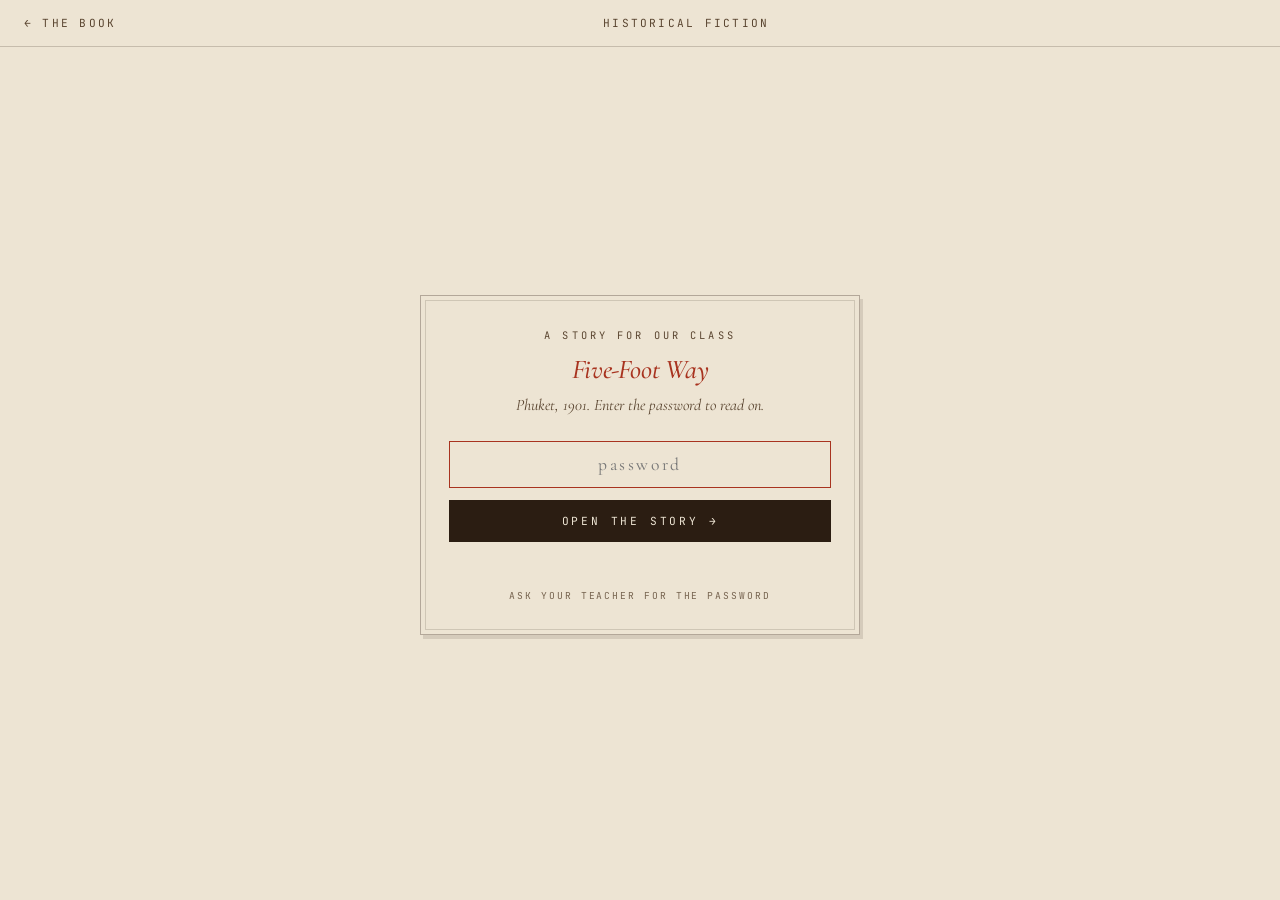
<file: historical-fiction.html>
<!DOCTYPE html>
<html lang="en">
<head>
<meta charset="UTF-8" />
<meta name="viewport" content="width=device-width, initial-scale=1.0"/>
<title>Five-Foot Way · Historical Fiction — Phuket</title>
<link href="https://fonts.googleapis.com/css2?family=Cormorant+Garamond:ital,wght@0,400;0,500;0,600;0,700;1,400&family=JetBrains+Mono:wght@400;500&display=swap" rel="stylesheet">
<link rel="stylesheet" href="styles/textbook.css">
<link rel="stylesheet" href="styles/fiction.css">
</head>
<body>

<nav class="site-nav">
  <a class="home-link" href="index.html">The Book</a>
  <span>Historical Fiction</span>
  <span></span>
</nav>

<!-- ========================================================== -->
<!-- Password gate                                                -->
<!-- ========================================================== -->
<section id="gate" class="gate" aria-label="Password gate">
  <div class="gate-card">
    <div class="gate-eyebrow">A story for our class</div>
    <h1><em>Five-Foot Way</em></h1>
    <p>Phuket, 1901. Enter the password to read on.</p>
    <form id="gate-form" class="gate-form" autocomplete="off">
      <input
        type="password"
        id="gate-input"
        placeholder="password"
        aria-label="Password"
        autocomplete="off"
        autocapitalize="off"
        autocorrect="off"
        spellcheck="false"
      />
      <button type="submit">Open the story →</button>
      <div id="gate-error" class="gate-error" aria-live="polite"></div>
    </form>
    <div class="gate-hint">Ask your teacher for the password</div>
  </div>
</section>

<!-- ========================================================== -->
<!-- Story contents (revealed after password entry)               -->
<!-- ========================================================== -->
<article id="content" class="chapter" hidden>

  <header class="chapter-header">
    <div class="chapter-dek">Historical Fiction &nbsp;·&nbsp; Phuket · 1901</div>
    <h1><em>Five-Foot Way</em></h1>
    <p class="chapter-sub">
      An eight-chapter story set in Phuket Town in 1901 — the world of Hokkien
      tin merchants, Chinese mining coolies, and the first British engineers
      arriving with their machines. Each chapter ends with a short author's
      note about the real history behind it.
    </p>
  </header>

  <div class="story-intro">
      <p>The shophouses lean shoulder to shoulder along the harbour. Tin smoke hangs in the air. Hokkien, Malay, and Thai spill out of doorways and tangle in the street — and fourteen-year-old Mei understands every word.</p>
      <p>Her father is a Hokkien merchant. Her mother is Malay-Thai. Mei belongs to both worlds and neither, and for most of her life that has simply been the shape of things.</p>
      <p>Then a stranger appears at the back of the shop. A young Englishman arrives at the front, with a machine no one in Phuket has seen before. And suddenly the quiet walkway outside her home feels less like shelter and more like the edge of something.</p>
      <p>Mei is about to discover that being the only person in the room who understands everyone is not a small thing.</p>
  </div>

  <div class="story-toc-label">The Chapters</div>
  <nav class="story-toc" aria-label="Chapters">
      <a class="toc-chapter" href="fiction-ch1.html">
        <div class="toc-num">I</div>
        <div>
          <div class="toc-chapter-title">The <em>Harbour</em></div>
          <div class="toc-chapter-teaser">Mei goes to the harbour with her father and watches a boat of new arrivals come ashore.</div>
        </div>
      </a>
      <a class="toc-chapter" href="fiction-ch2.html">
        <div class="toc-num">II</div>
        <div>
          <div class="toc-chapter-title">The <em>Alley</em></div>
          <div class="toc-chapter-teaser">A sound of breathing in the back alley, after midnight.</div>
        </div>
      </a>
      <a class="toc-chapter" href="fiction-ch3.html">
        <div class="toc-num">III</div>
        <div>
          <div class="toc-chapter-title">The <em>Englishman</em></div>
          <div class="toc-chapter-teaser">A young British engineer arrives at the front of the shop — and his machine.</div>
        </div>
      </a>
      <a class="toc-chapter" href="fiction-ch4.html">
        <div class="toc-num">IV</div>
        <div>
          <div class="toc-chapter-title">Double <em>Life</em></div>
          <div class="toc-chapter-teaser">Two worlds in one house: the front room and the storage room.</div>
        </div>
      </a>
      <a class="toc-chapter" href="fiction-ch5.html">
        <div class="toc-num">V</div>
        <div>
          <div class="toc-chapter-title">The <em>Question</em></div>
          <div class="toc-chapter-teaser">A polite man comes to the shop, asking quiet questions about a runaway.</div>
        </div>
      </a>
      <a class="toc-chapter" href="fiction-ch6.html">
        <div class="toc-num">VI</div>
        <div>
          <div class="toc-chapter-title"><em>Kathu</em></div>
          <div class="toc-chapter-teaser">The road to the mines, and the demonstration of the water cannon.</div>
        </div>
      </a>
      <a class="toc-chapter" href="fiction-ch7.html">
        <div class="toc-num">VII</div>
        <div>
          <div class="toc-chapter-title">The <em>Dinner</em></div>
          <div class="toc-chapter-teaser">Three families, one official, and a dinner where the words between languages decide things.</div>
        </div>
      </a>
      <a class="toc-chapter" href="fiction-ch8.html">
        <div class="toc-num">VIII</div>
        <div>
          <div class="toc-chapter-title">The <em>Harbour</em></div>
          <div class="toc-chapter-teaser">A boat on the morning tide, and the same street seen new.</div>
        </div>
      </a>
  </nav>

  <nav class="chapter-footer">
    <a class="prev" href="index.html">The Book</a>
    <a class="next" href="fiction-ch1.html">Start reading · Chapter I</a>
  </nav>

</article>

<script>
(function() {
  const KEY = 'phuket-fiction-unlocked';
  const PASSWORD = 'learn';
  const gate    = document.getElementById('gate');
  const content = document.getElementById('content');
  const form    = document.getElementById('gate-form');
  const input   = document.getElementById('gate-input');
  const errorEl = document.getElementById('gate-error');

  function unlock() {
    gate.style.display = 'none';
    content.hidden = false;
  }

  // Already unlocked in this browser session? Skip the gate.
  try {
    if (sessionStorage.getItem(KEY) === 'yes') {
      unlock();
      return;
    }
  } catch (e) { /* sessionStorage may be unavailable; fall through */ }

  setTimeout(() => { try { input.focus(); } catch (e) {} }, 50);

  form.addEventListener('submit', (e) => {
    e.preventDefault();
    const guess = (input.value || '').trim().toLowerCase();
    if (guess === PASSWORD) {
      try { sessionStorage.setItem(KEY, 'yes'); } catch (e) {}
      errorEl.textContent = '';
      unlock();
    } else {
      errorEl.textContent = 'Incorrect password. Try again.';
      input.value = '';
      input.focus();
    }
  });
})();
</script>

</body>
</html>
</file>
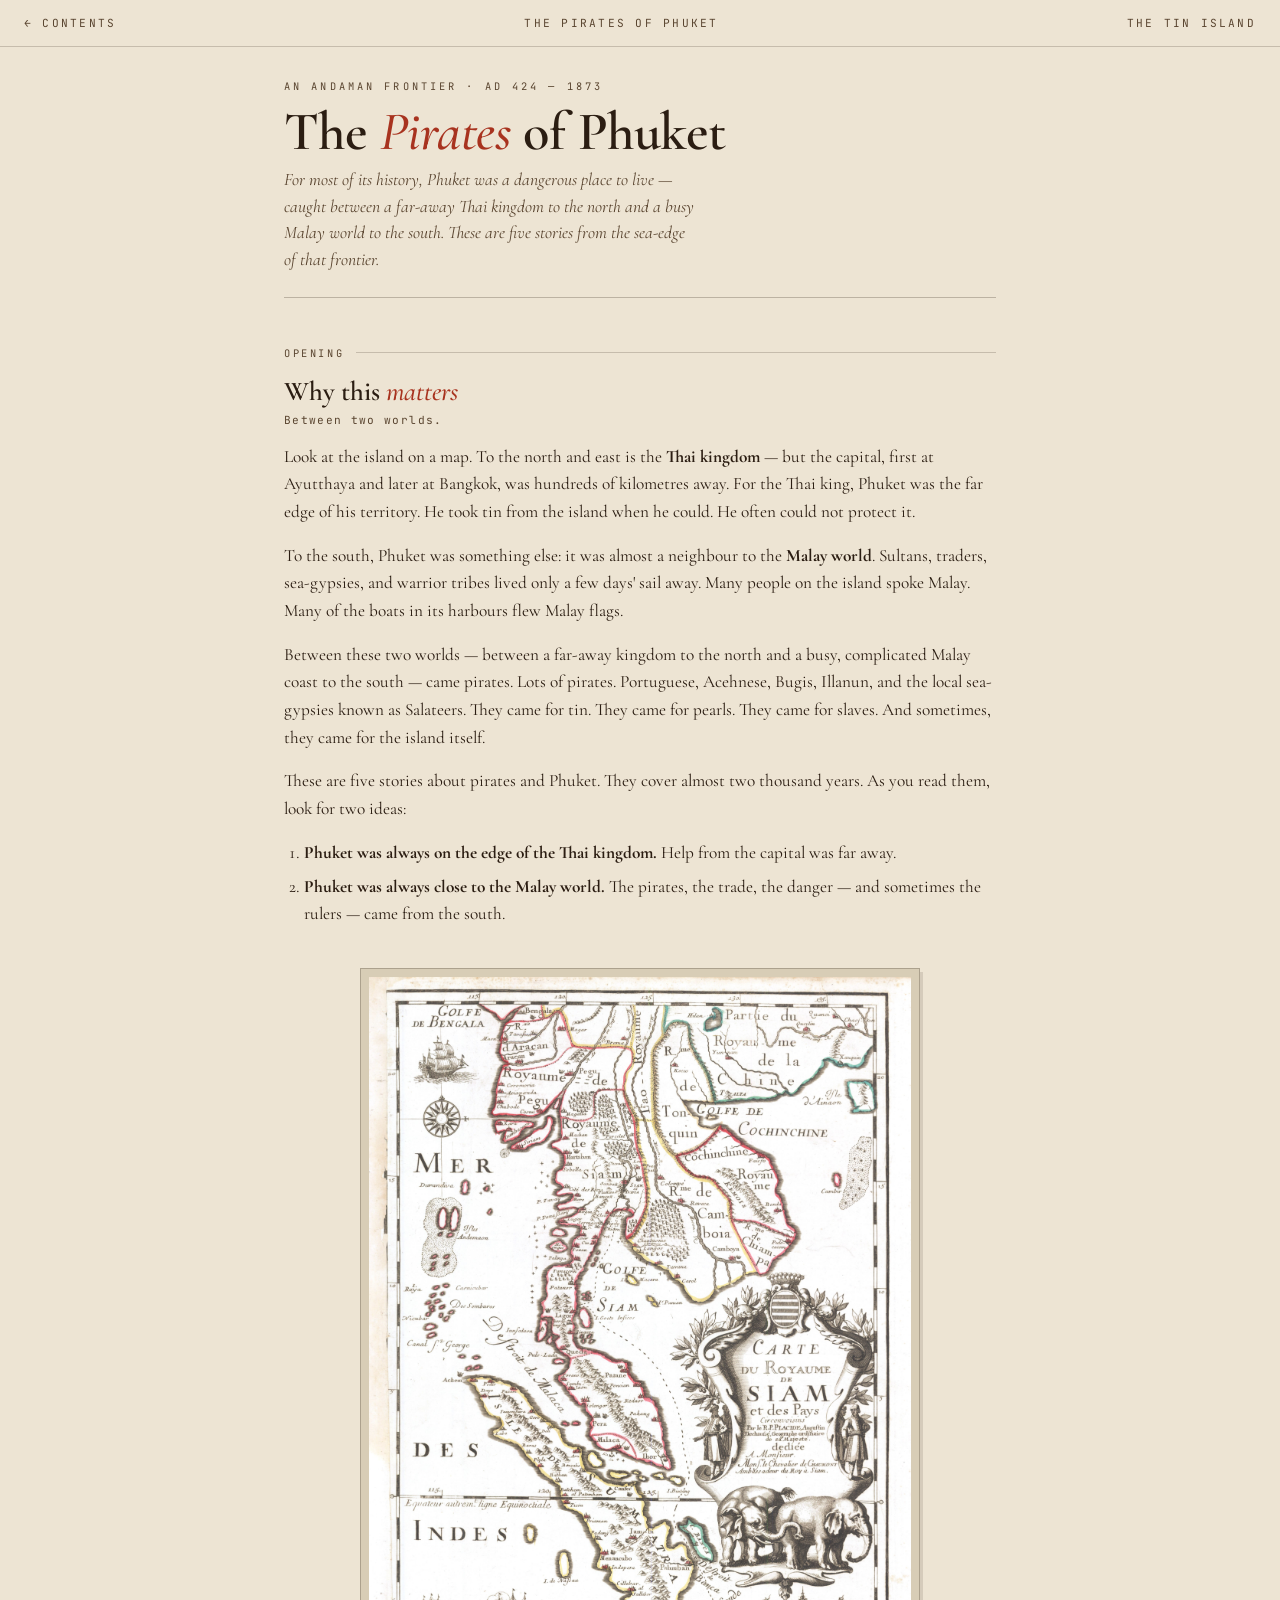
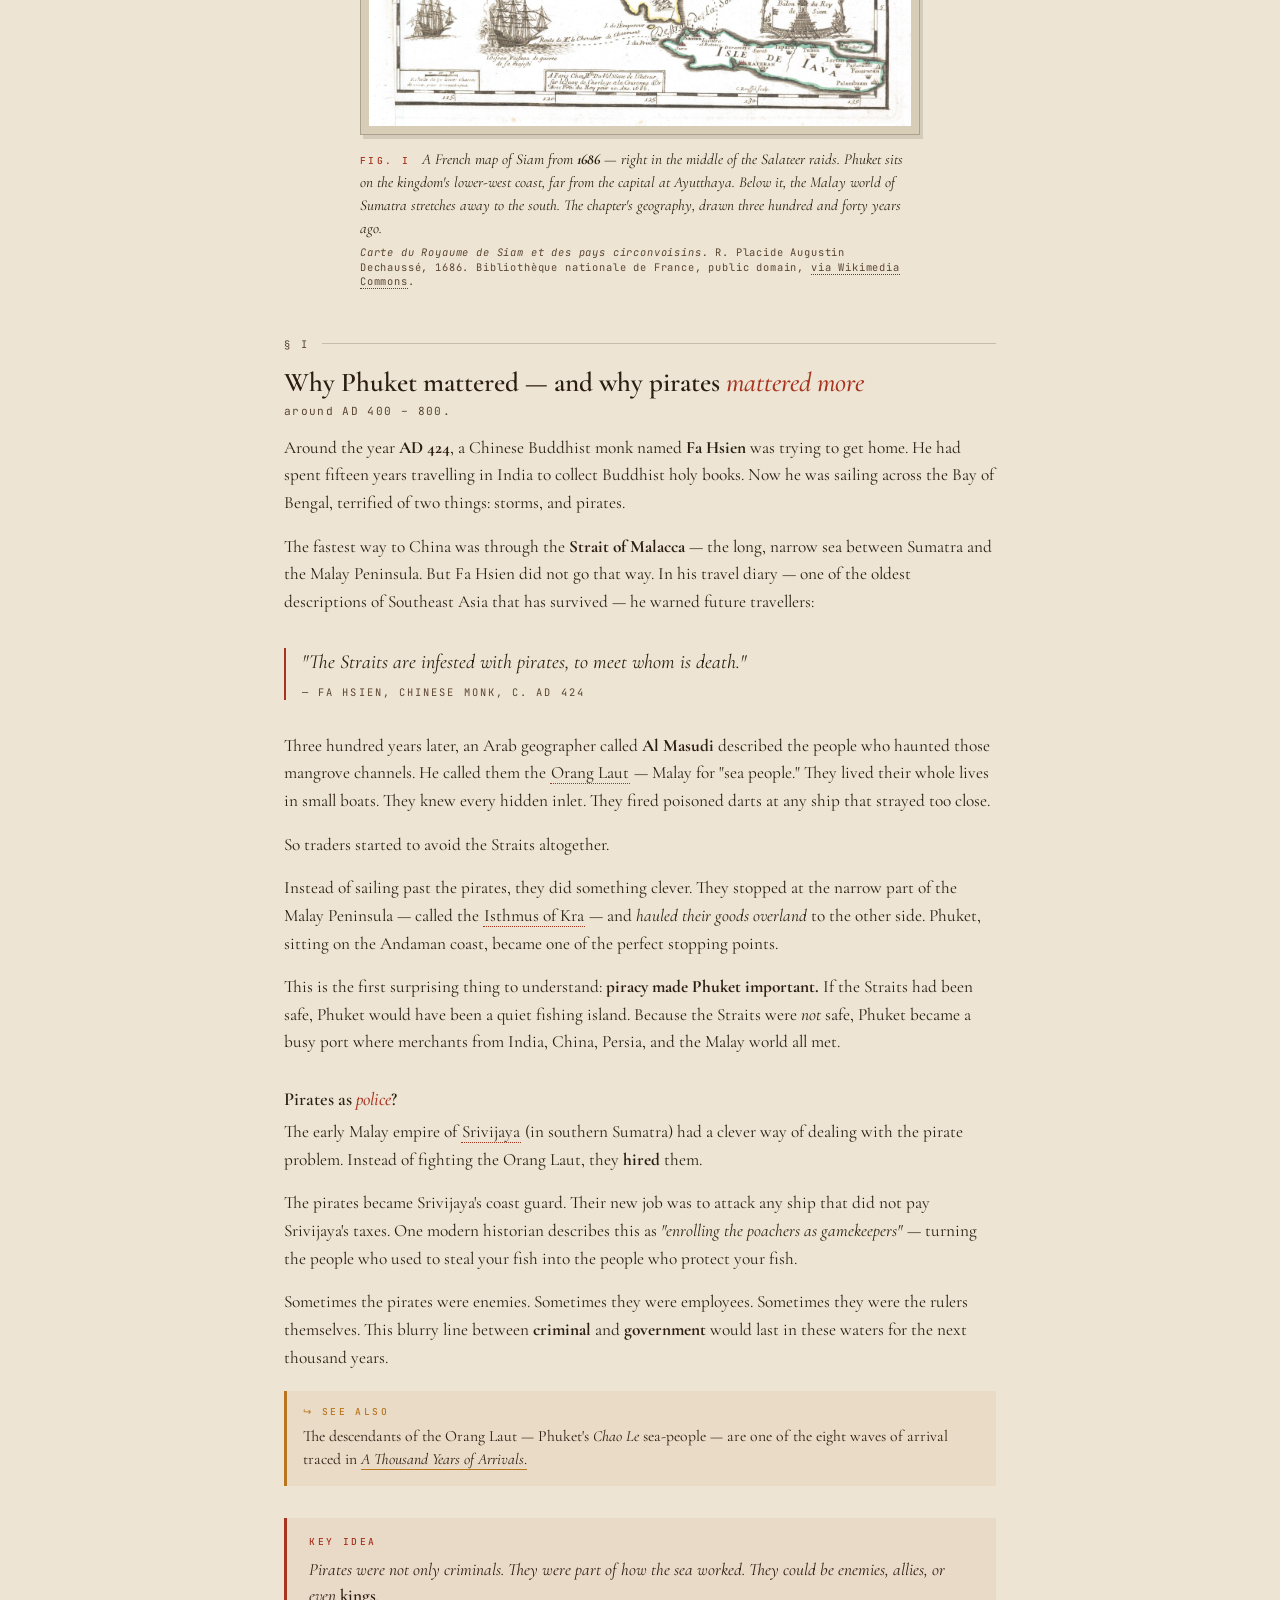
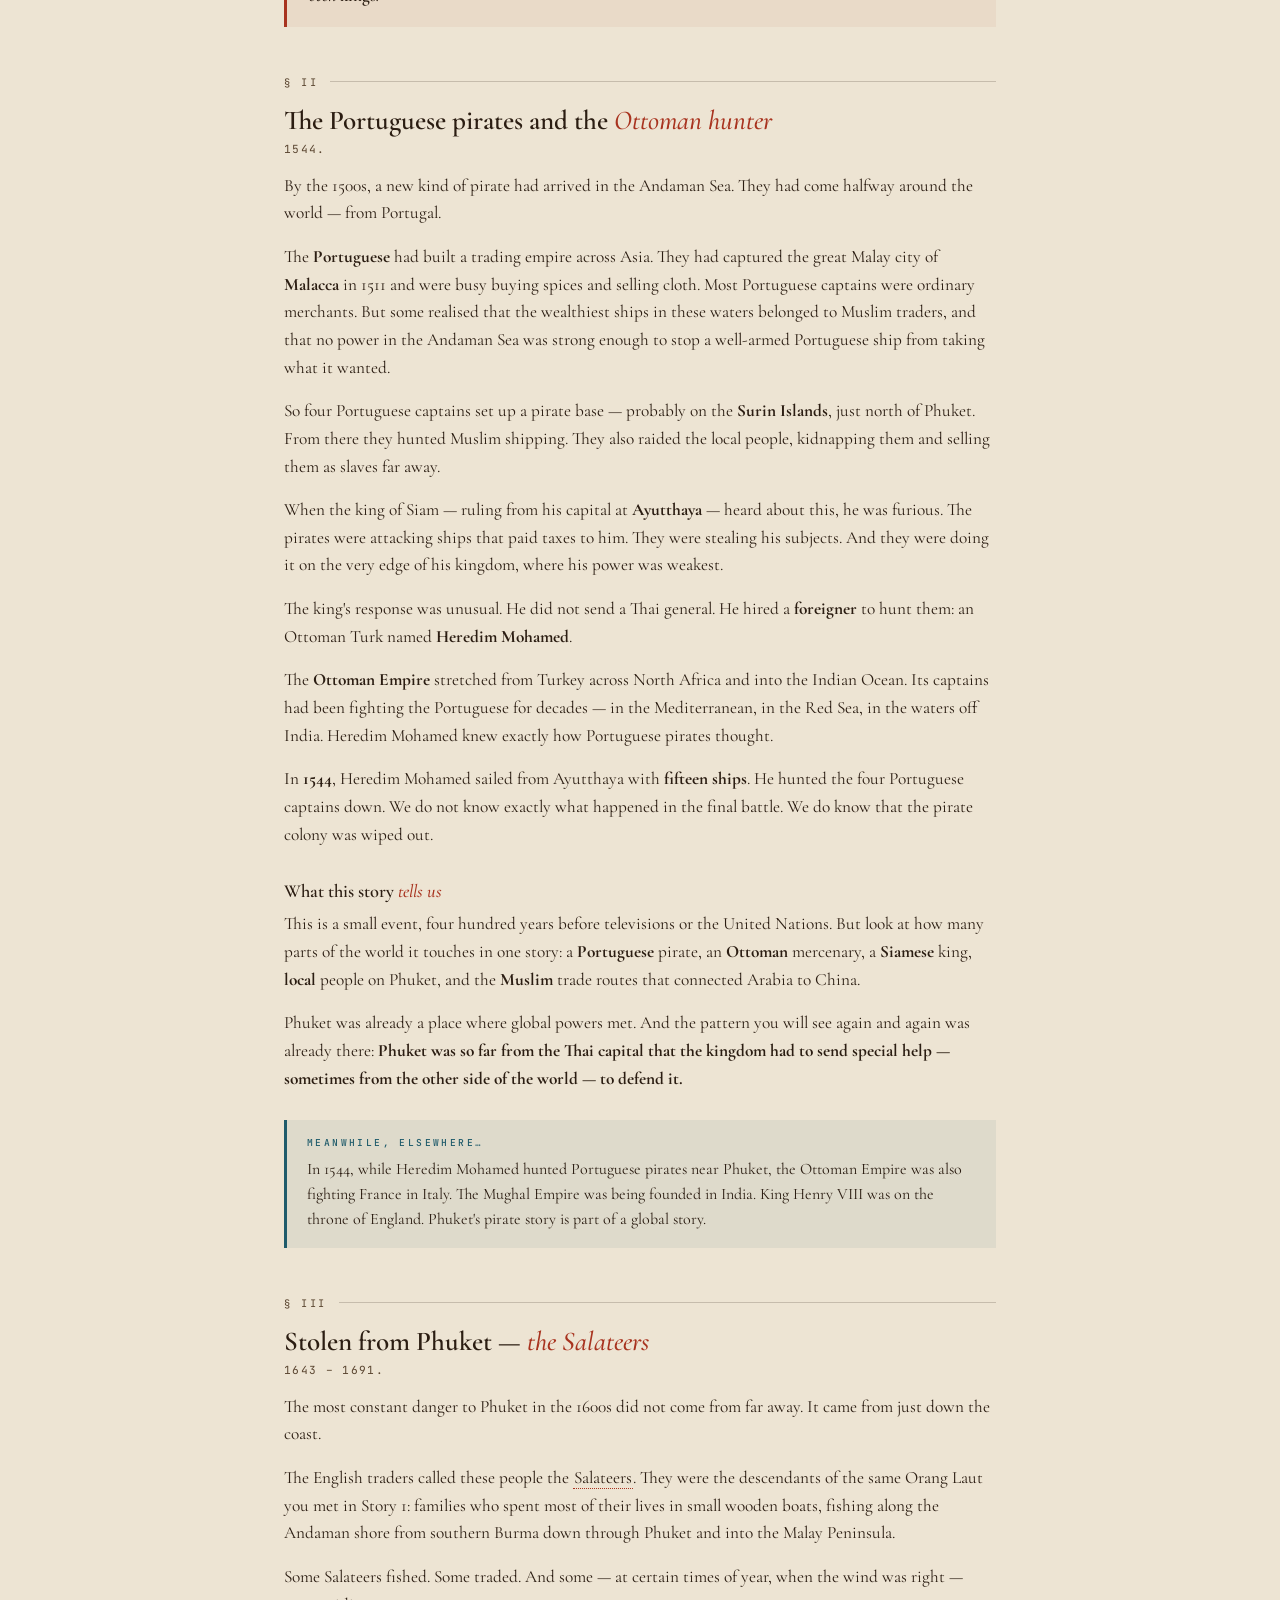
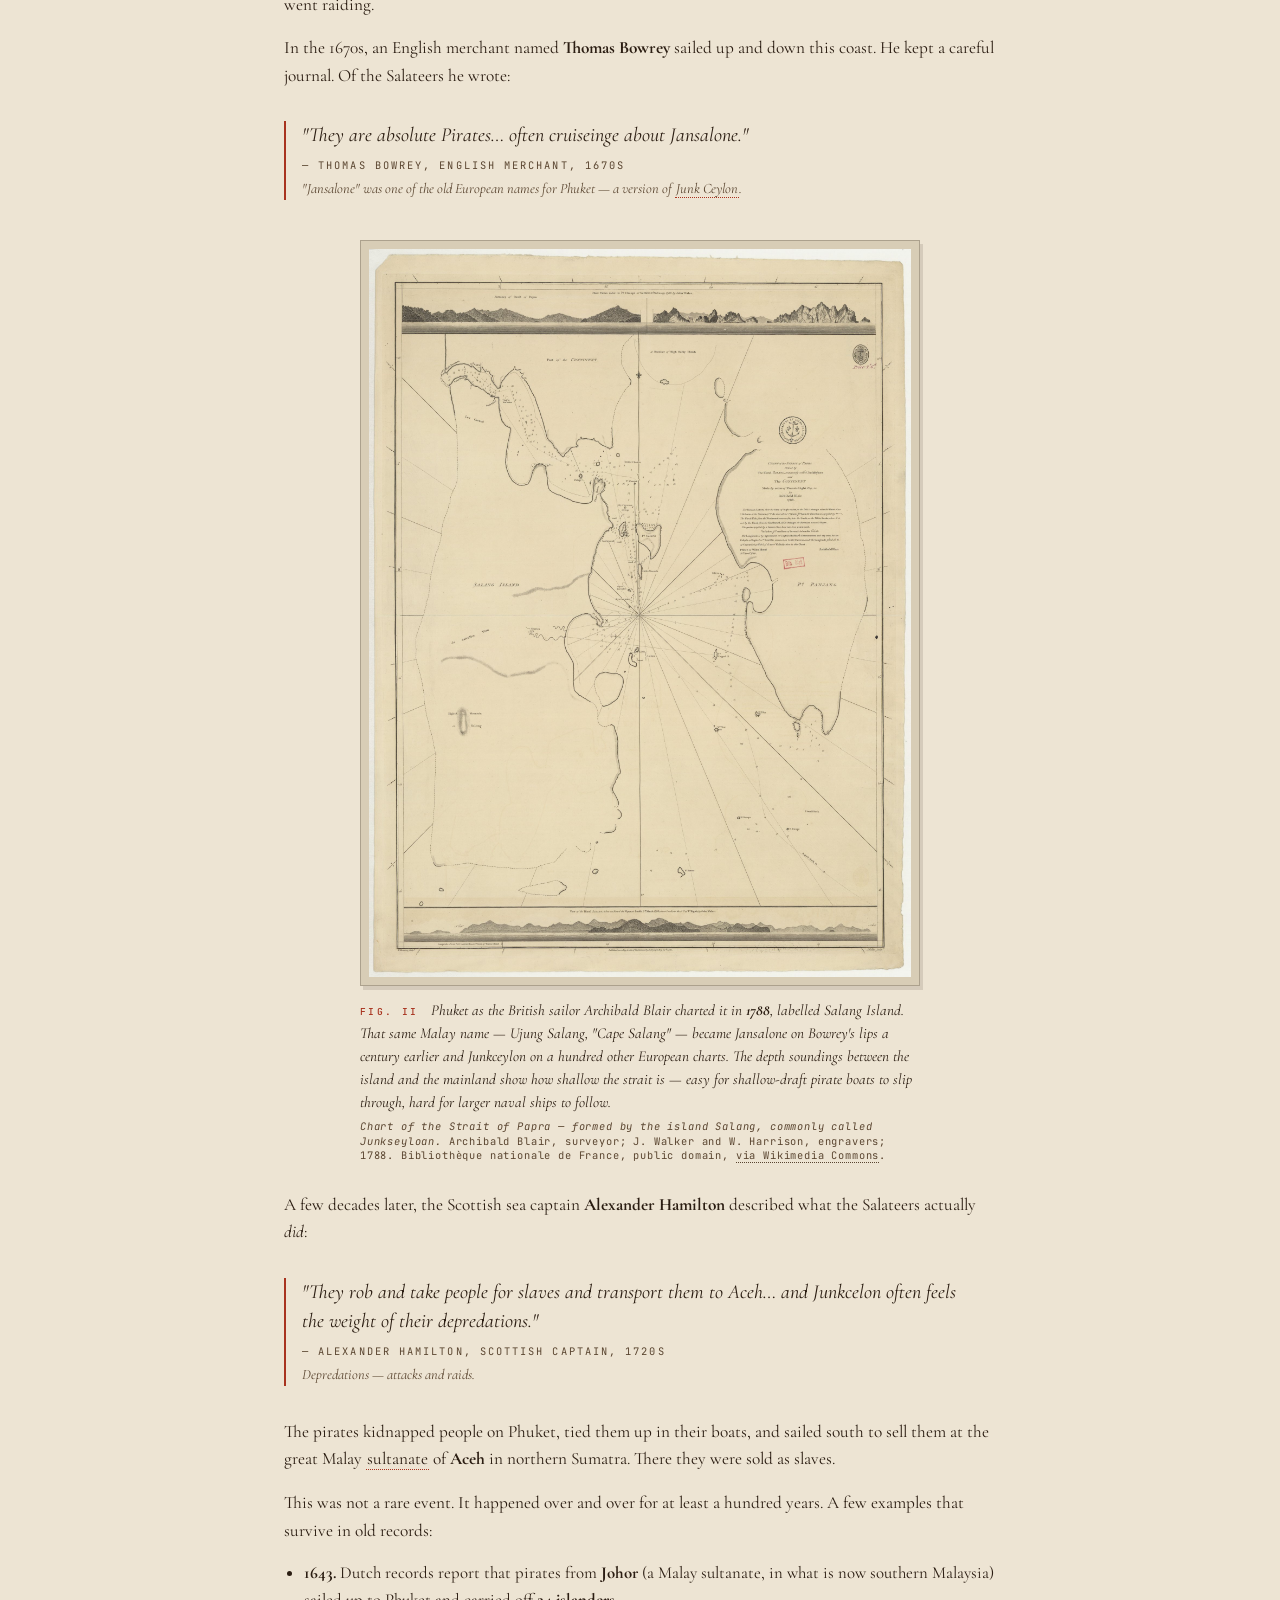
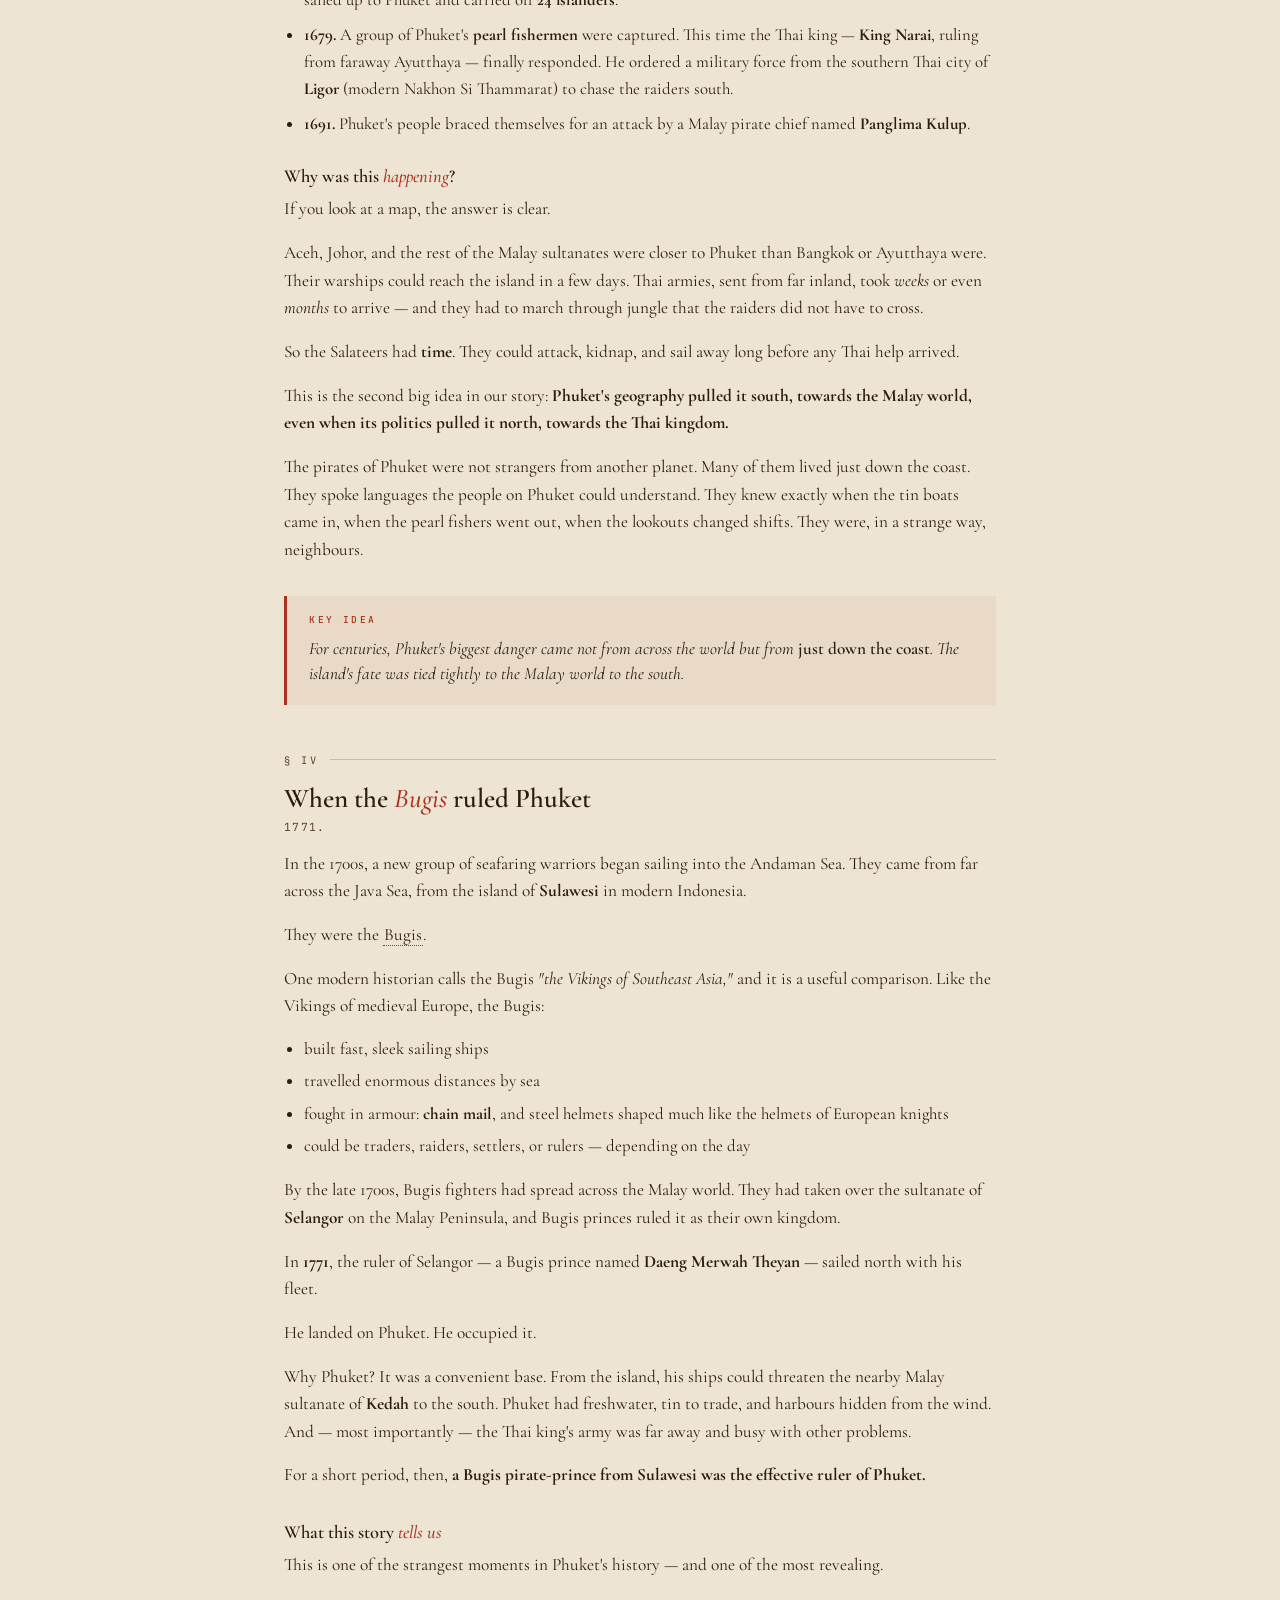
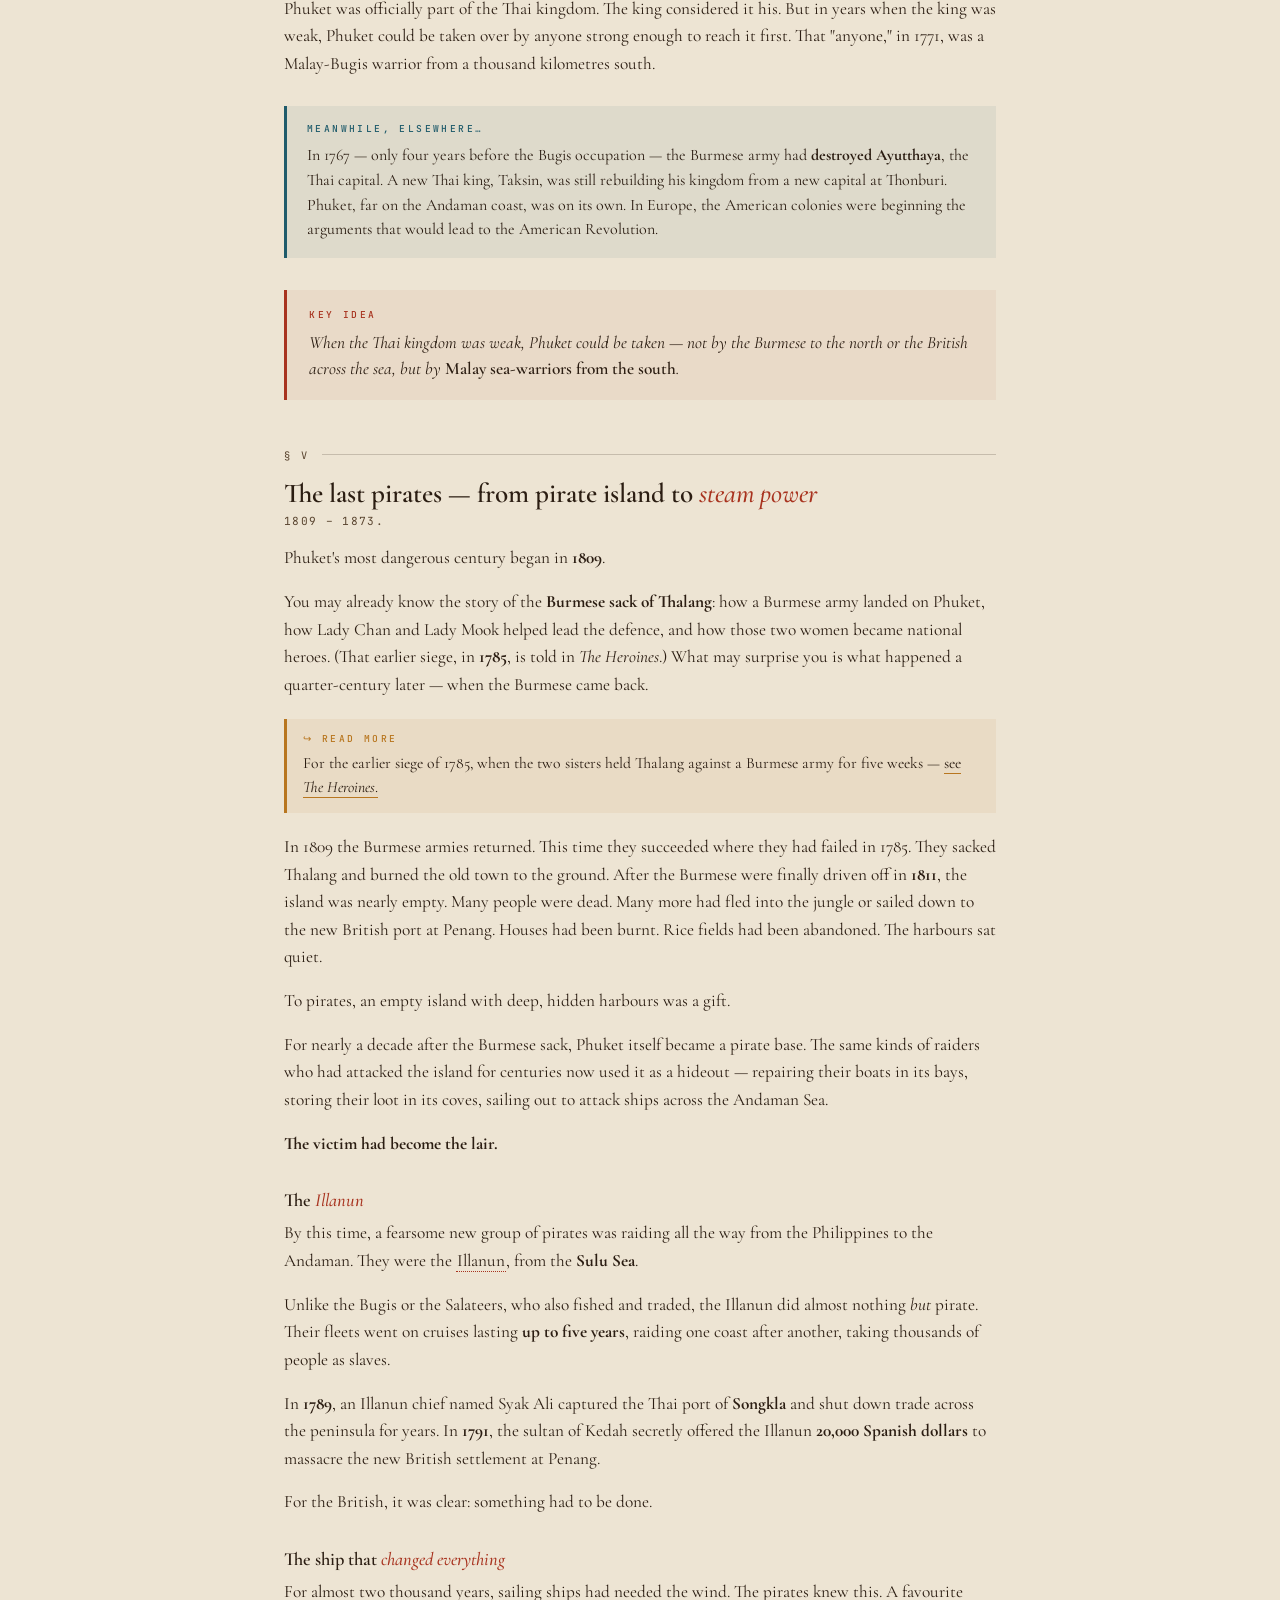
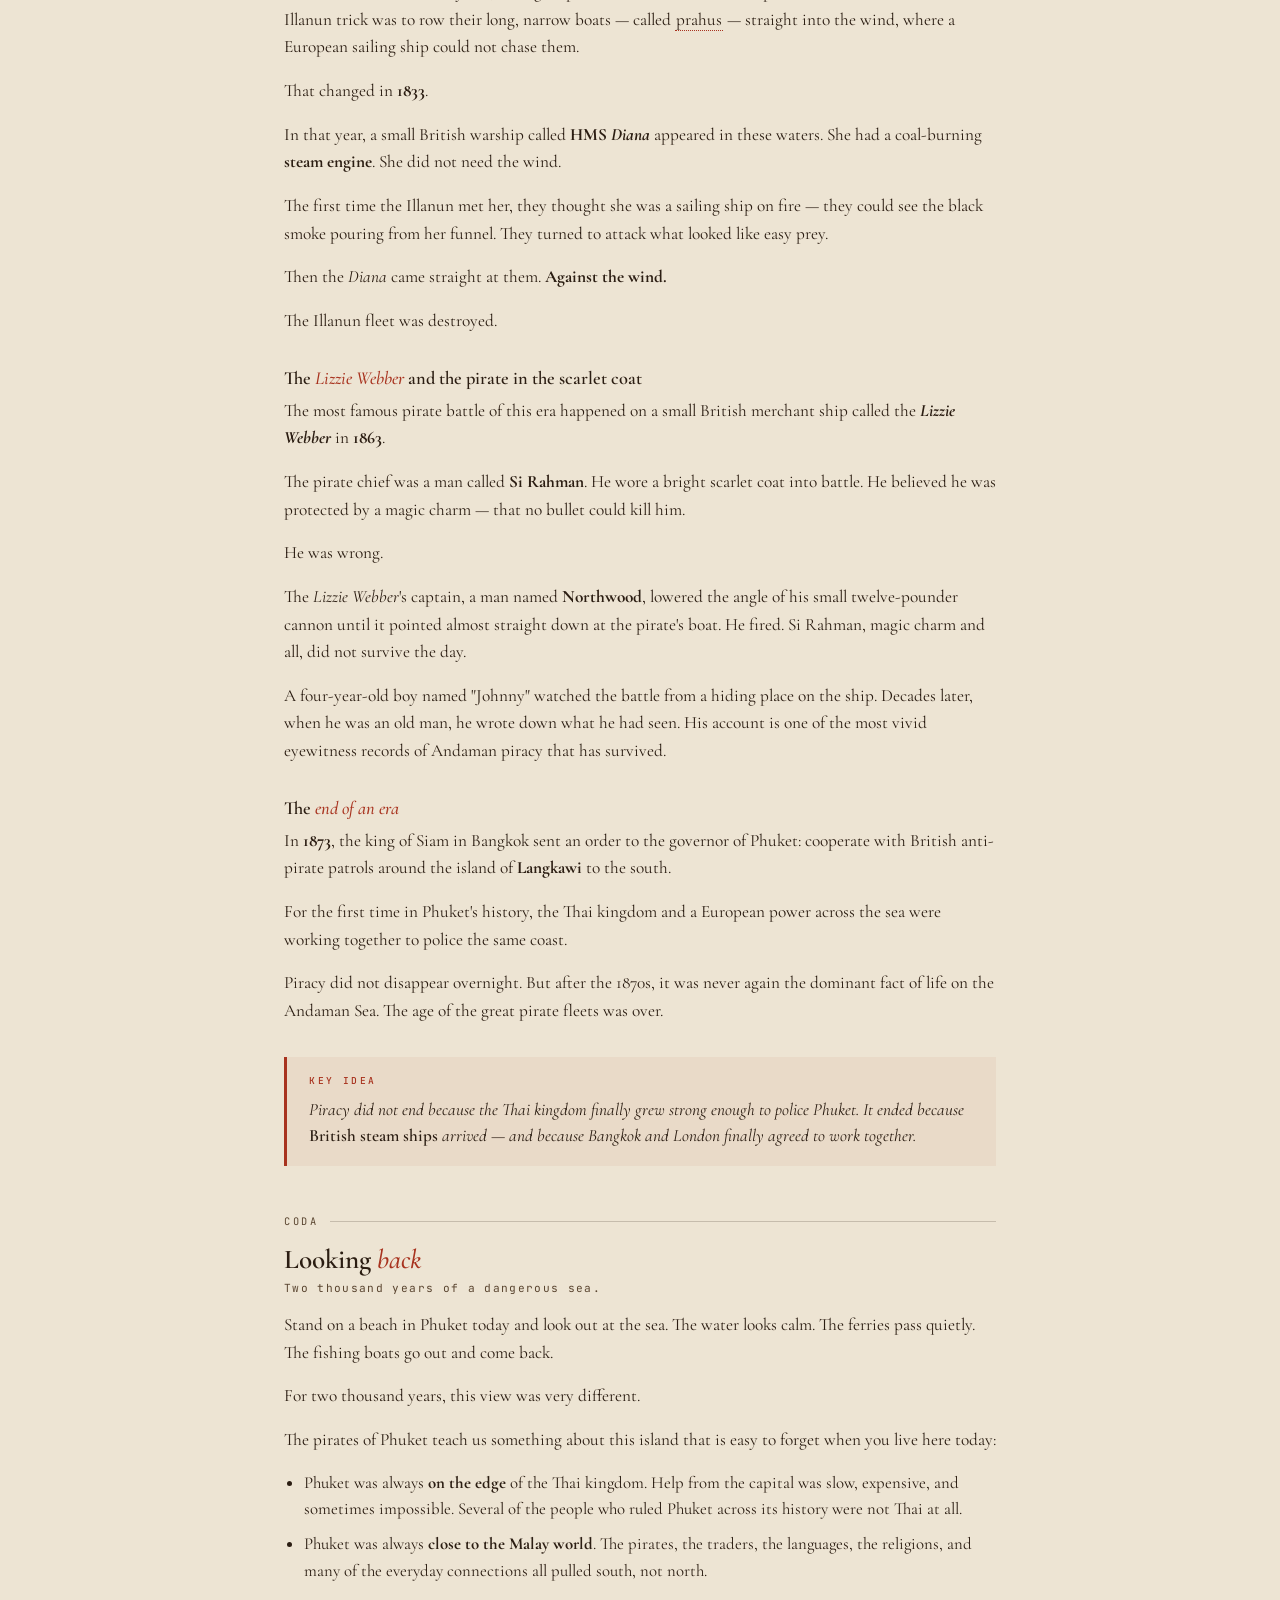
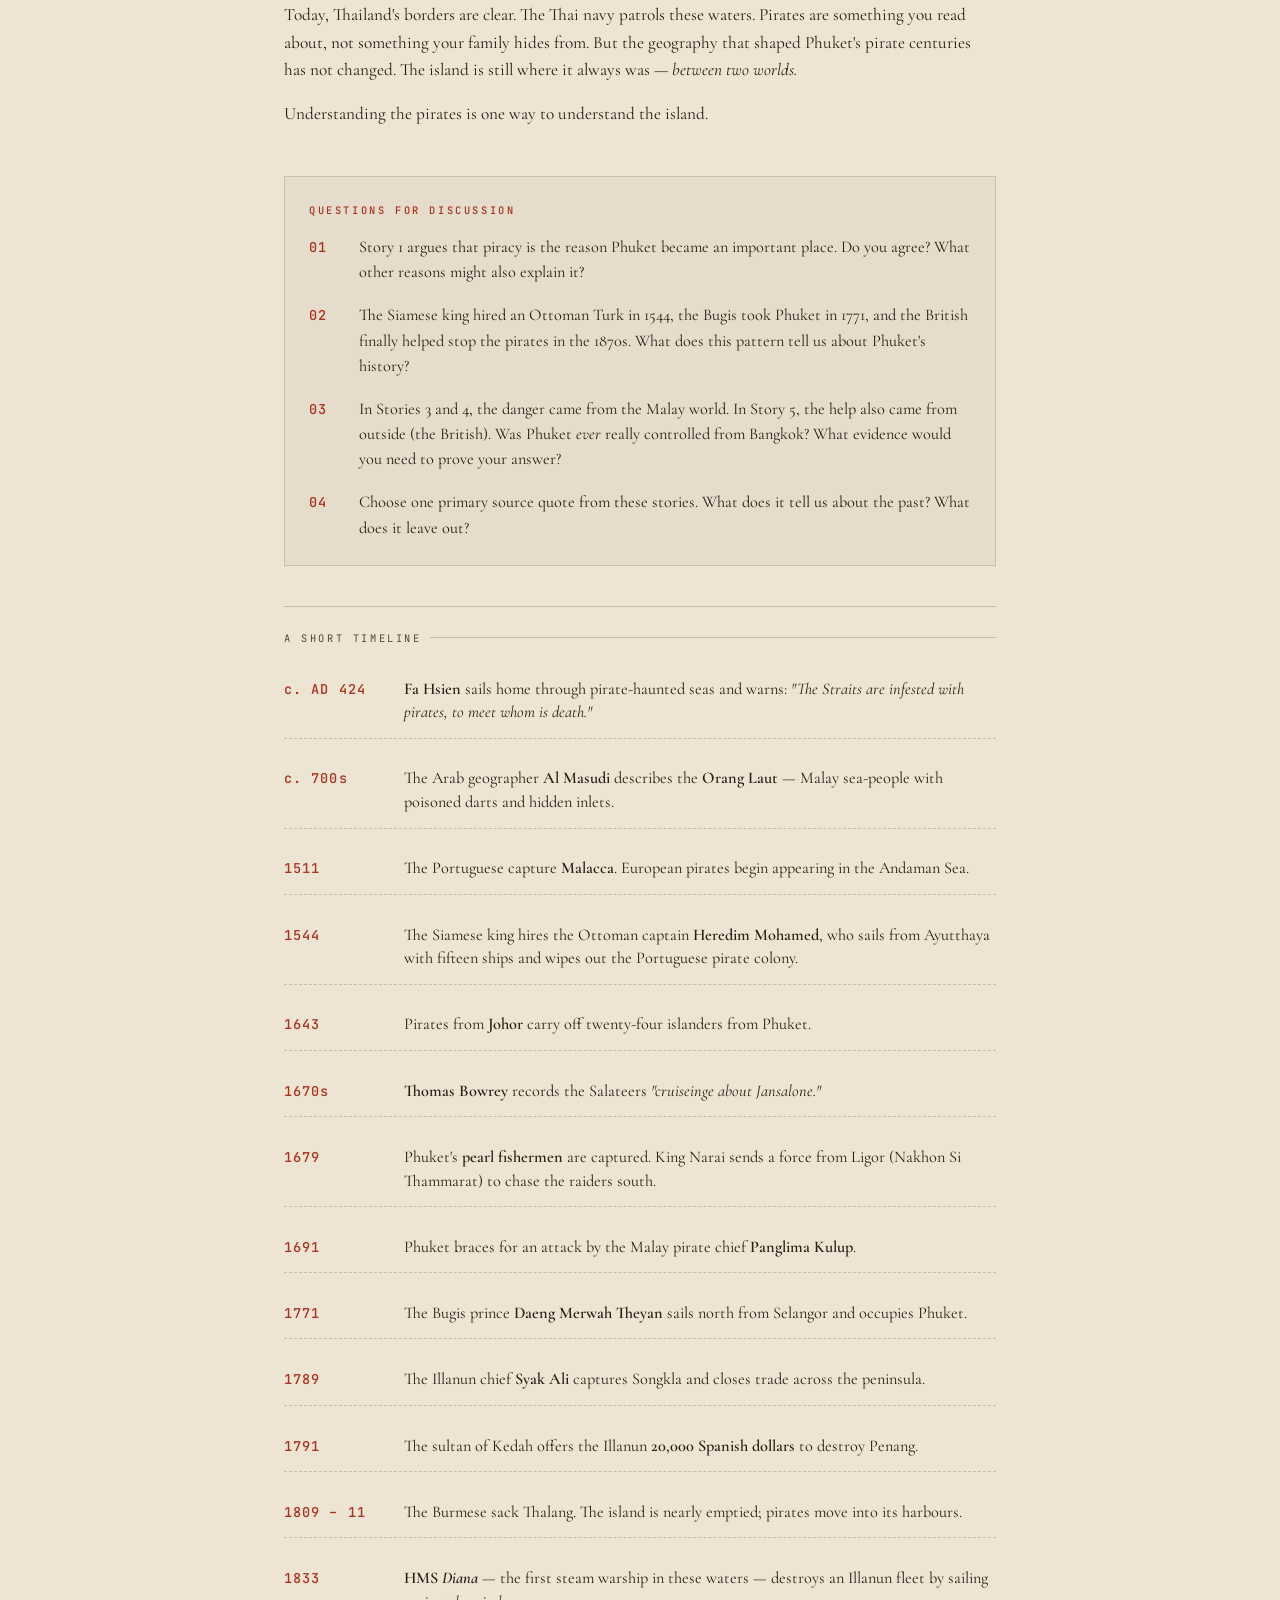
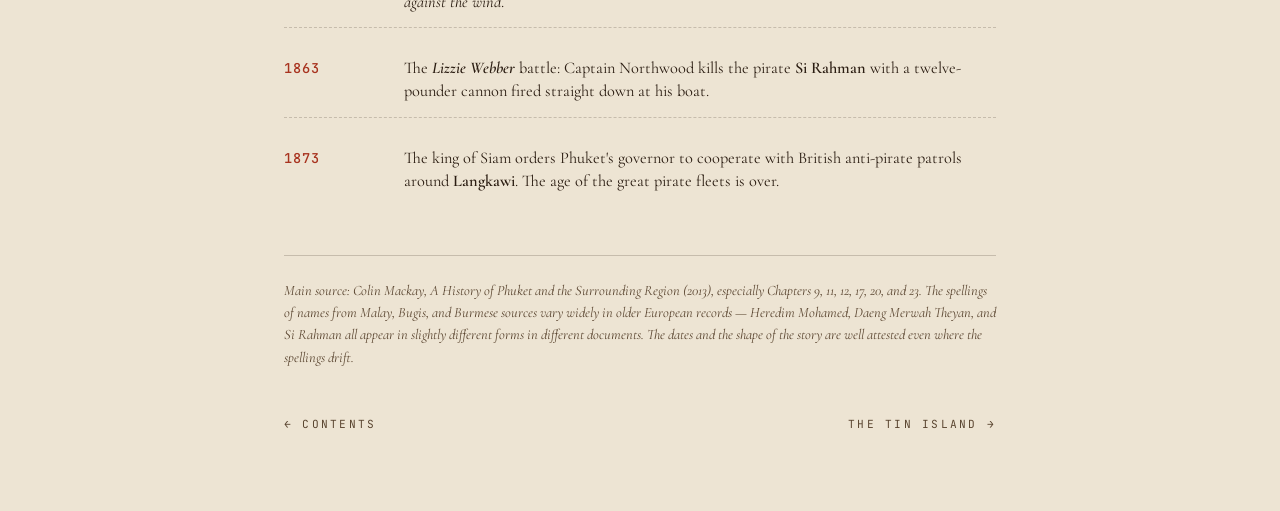
<file: pirates.html>
<!DOCTYPE html>
<html lang="en">
<head>
<meta charset="UTF-8" />
<meta name="viewport" content="width=device-width, initial-scale=1.0"/>
<title>The Pirates of Phuket — Phuket</title>
<link href="https://fonts.googleapis.com/css2?family=Cormorant+Garamond:ital,wght@0,400;0,500;0,600;0,700;1,400&family=JetBrains+Mono:wght@400;500&display=swap" rel="stylesheet">
<link rel="stylesheet" href="styles/textbook.css">
<style>
  /* ---------- Page-specific layout ---------- */
  .chapter {
    max-width: 760px;
    margin: 0 auto;
    padding: 2rem 1.5rem 5rem;
  }
  .chapter-header {
    padding-bottom: 1.5rem;
    margin-bottom: 2rem;
    border-bottom: 1px solid rgba(43,29,18,.25);
  }
  .chapter-header h1 {
    font-size: clamp(2.2rem, 6vw, 3.4rem);
    font-weight: 600;
    line-height: 1;
    margin: .25rem 0 .5rem;
    letter-spacing: -.01em;
  }
  .chapter-sub {
    font-style: italic;
    color: var(--ink-soft);
    font-size: 1.1rem;
    line-height: 1.5;
    max-width: 52ch;
    margin-top: .5rem;
  }

  /* ---------- Sections ---------- */
  section.act {
    margin-top: 3rem;
  }
  .act-rule {
    font-family: 'JetBrains Mono', monospace;
    font-size: .65rem;
    letter-spacing: .25em;
    text-transform: uppercase;
    color: var(--ink-soft);
    display: flex; align-items: center; gap: .75rem;
    margin-bottom: 1rem;
  }
  .act-rule::after {
    content: ""; flex: 1; height: 1px; background: rgba(43,29,18,.2);
  }
  .act h2 {
    font-size: 1.7rem;
    font-weight: 600;
    line-height: 1.15;
    margin-bottom: .35rem;
  }
  .act h2 em {
    font-style: italic;
    color: var(--accent);
    font-weight: 500;
  }
  .act h3 {
    font-size: 1.15rem;
    font-weight: 600;
    line-height: 1.2;
    margin: 1.75rem 0 .5rem;
  }
  .act h3 em {
    font-style: italic;
    color: var(--accent);
    font-weight: 500;
  }
  .act-dek {
    font-family: 'JetBrains Mono', monospace;
    font-size: .7rem;
    color: var(--ink-soft);
    letter-spacing: .12em;
    margin-bottom: 1rem;
  }
  .act p {
    font-size: 1.08rem;
    line-height: 1.6;
    margin-bottom: 1rem;
  }
  .act p:last-child { margin-bottom: 0; }
  .act p + h3 { margin-top: 2rem; }

  /* ---------- Pull quote ---------- */
  .pull {
    margin: 2rem 0;
    padding: 0 1rem;
    border-left: 2px solid var(--accent);
    font-style: italic;
    font-size: 1.25rem;
    line-height: 1.45;
    color: var(--ink);
  }
  .pull cite {
    display: block;
    font-style: normal;
    font-family: 'JetBrains Mono', monospace;
    font-size: .65rem;
    letter-spacing: .2em;
    text-transform: uppercase;
    color: var(--ink-soft);
    margin-top: .5rem;
  }
  .pull-gloss {
    display: block;
    font-style: italic;
    font-family: 'Cormorant Garamond', serif;
    font-size: .9rem;
    letter-spacing: 0;
    text-transform: none;
    color: var(--ink-soft);
    margin-top: .35rem;
  }

  /* ---------- Cross-reference callout ---------- */
  .xref {
    margin: 1.25rem 0;
    padding: .85rem 1rem;
    background: rgba(184,118,31,.08);
    border-left: 3px solid var(--c-amber);
    font-size: .98rem;
    line-height: 1.5;
  }
  .xref a { color: var(--ink); text-decoration: none; border-bottom: 1px solid var(--c-amber); }
  .xref a:hover { color: var(--accent); text-decoration: none; }
  .xref-label {
    font-family: 'JetBrains Mono', monospace;
    font-size: .6rem;
    letter-spacing: .25em;
    text-transform: uppercase;
    color: var(--c-amber);
    margin-bottom: .35rem;
    font-weight: 500;
  }

  /* ---------- "Meanwhile, elsewhere…" callout ---------- */
  .meanwhile {
    margin: 1.75rem 0;
    padding: 1rem 1.25rem;
    background: rgba(31,91,107,.07);
    border-left: 3px solid var(--c-sea);
    font-size: 1rem;
    line-height: 1.55;
  }
  .meanwhile-label {
    font-family: 'JetBrains Mono', monospace;
    font-size: .6rem;
    letter-spacing: .25em;
    text-transform: uppercase;
    color: var(--c-sea);
    margin-bottom: .4rem;
    font-weight: 500;
  }

  /* ---------- Key idea callout ---------- */
  .key-idea {
    margin: 2rem 0;
    padding: 1.1rem 1.4rem;
    background: rgba(168,51,31,.06);
    border-left: 3px solid var(--accent);
    font-size: 1.08rem;
    line-height: 1.5;
    font-style: italic;
    color: var(--ink);
  }
  .key-idea strong { font-weight: 600; font-style: normal; }
  .key-idea-label {
    font-family: 'JetBrains Mono', monospace;
    font-size: .6rem;
    letter-spacing: .25em;
    text-transform: uppercase;
    color: var(--accent);
    margin-bottom: .5rem;
    font-weight: 500;
    font-style: normal;
  }

  /* ---------- Discussion questions ---------- */
  .questions {
    margin: 3rem 0 0;
    padding: 1.75rem 1.5rem 1.5rem;
    background: rgba(43,29,18,.04);
    border: 1px solid rgba(43,29,18,.15);
  }
  .questions h3 {
    font-family: 'JetBrains Mono', monospace;
    font-size: .65rem;
    letter-spacing: .25em;
    text-transform: uppercase;
    color: var(--accent);
    margin-bottom: 1.2rem;
    font-weight: 500;
  }
  .q-list {
    list-style: none;
    counter-reset: q;
    margin: 0;
    padding: 0;
    display: grid;
    gap: 1.1rem;
  }
  .q-list li {
    counter-increment: q;
    display: grid;
    grid-template-columns: 2.25rem 1fr;
    gap: .9rem;
    align-items: baseline;
    font-size: 1.02rem;
    line-height: 1.55;
  }
  .q-list li::before {
    content: counter(q, decimal-leading-zero);
    font-family: 'JetBrains Mono', monospace;
    font-size: .85rem;
    color: var(--accent);
    font-weight: 500;
    letter-spacing: .05em;
  }

  /* ---------- Timeline (shared shape with heroines.html) ---------- */
  .timeline {
    margin: 2.5rem 0 0;
    padding: 1.5rem 0 0;
    border-top: 1px solid rgba(43,29,18,.2);
  }
  .timeline-title {
    font-family: 'JetBrains Mono', monospace;
    font-size: .65rem;
    letter-spacing: .25em;
    text-transform: uppercase;
    color: var(--ink-soft);
    margin-bottom: 1.25rem;
    display: flex; align-items: center; gap: .5rem;
  }
  .timeline-title::after { content: ""; flex: 1; height: 1px; background: rgba(43,29,18,.2); }
  .tl-list { display: grid; gap: 1rem; }
  .tl-item {
    display: grid;
    grid-template-columns: 6.5rem 1fr;
    gap: 1rem;
    align-items: baseline;
    padding: .8rem 0;
    border-bottom: 1px dashed rgba(43,29,18,.2);
  }
  .tl-item:last-child { border-bottom: none; }
  .tl-year {
    font-family: 'JetBrains Mono', monospace;
    font-size: .85rem;
    letter-spacing: .08em;
    color: var(--accent);
    font-weight: 500;
  }
  .tl-label { font-size: 1.02rem; line-height: 1.45; }
  .tl-label strong { font-weight: 600; }

  /* ---------- Figures (historical maps, with captions) ---------- */
  figure.figure {
    margin: 2.5rem 0 1.75rem;
    padding: 0;
  }
  figure.figure .figure-frame {
    background: var(--paper-dark);
    padding: .5rem;
    border: 1px solid rgba(43,29,18,.25);
    box-shadow: 3px 4px 0 rgba(43,29,18,.12);
    line-height: 0;
  }
  figure.figure img {
    display: block;
    width: 100%;
    height: auto;
    /* No sepia filter — these historical maps are already period-toned */
  }
  /* Constrain narrow/portrait map figures so they don't dominate the column */
  figure.figure.is-portrait {
    max-width: 560px;
    margin-left: auto;
    margin-right: auto;
  }
  figure.figure figcaption {
    margin-top: .85rem;
    font-size: .95rem;
    line-height: 1.5;
    color: var(--ink);
    font-style: italic;
  }
  .figure-label {
    font-family: 'JetBrains Mono', monospace;
    font-size: .6rem;
    letter-spacing: .25em;
    text-transform: uppercase;
    color: var(--accent);
    margin-right: .5rem;
    font-style: normal;
    font-weight: 500;
  }
  .figure-credit {
    display: block;
    margin-top: .35rem;
    font-family: 'JetBrains Mono', monospace;
    font-size: .65rem;
    letter-spacing: .08em;
    color: var(--ink-soft);
    font-style: normal;
    line-height: 1.4;
  }
  .figure-credit a {
    color: var(--ink-soft);
    text-decoration: none;
    border-bottom: 1px dotted var(--ink-soft);
  }
  .figure-credit a:hover { color: var(--accent); border-bottom-color: var(--accent); }

  /* ---------- End matter ---------- */
  .endnote {
    margin-top: 3rem;
    padding-top: 1.5rem;
    border-top: 1px solid rgba(43,29,18,.2);
    font-size: .9rem;
    font-style: italic;
    color: var(--ink-soft);
    line-height: 1.55;
  }
  .chapter-footer {
    margin-top: 3rem;
    display: flex;
    justify-content: space-between;
    gap: 1rem;
    flex-wrap: wrap;
    font-family: 'JetBrains Mono', monospace;
    font-size: .7rem;
    letter-spacing: .2em;
    text-transform: uppercase;
  }
  .chapter-footer a { color: var(--ink-soft); text-decoration: none; }
  .chapter-footer a:hover { color: var(--accent); }

  @media (max-width: 600px) {
    .tl-item { grid-template-columns: 5rem 1fr; gap: .75rem; }
    .pull { font-size: 1.1rem; }
    .q-list li { grid-template-columns: 1.85rem 1fr; gap: .65rem; }
  }
</style>
</head>
<body>

<nav class="site-nav">
  <a class="home-link" href="index.html">Contents</a>
  <span>The Pirates of Phuket</span>
  <a href="tin-island.html">The Tin Island</a>
</nav>

<article class="chapter">

  <header class="chapter-header">
    <div class="eyebrow">An Andaman Frontier · AD 424 — 1873</div>
    <h1>The <em>Pirates</em> of Phuket</h1>
    <p class="chapter-sub">
      For most of its history, Phuket was a dangerous place to live —
      caught between a far-away Thai kingdom to the north and a busy
      Malay world to the south. These are five stories from the
      sea-edge of that frontier.
    </p>
  </header>

  <!-- ============================================================ -->
  <section class="act" id="why">
    <div class="act-rule">Opening</div>
    <h2>Why this <em>matters</em></h2>
    <div class="act-dek">Between two worlds.</div>

    <p>
      Look at the island on a map. To the north and east is the
      <strong>Thai kingdom</strong> — but the capital, first at Ayutthaya
      and later at Bangkok, was hundreds of kilometres away. For the Thai
      king, Phuket was the far edge of his territory. He took tin from
      the island when he could. He often could not protect it.
    </p>

    <p>
      To the south, Phuket was something else: it was almost a neighbour
      to the <strong>Malay world</strong>. Sultans, traders, sea-gypsies,
      and warrior tribes lived only a few days' sail away. Many people on
      the island spoke Malay. Many of the boats in its harbours flew
      Malay flags.
    </p>

    <p>
      Between these two worlds — between a far-away kingdom to the
      north and a busy, complicated Malay coast to the south — came
      pirates. Lots of pirates. Portuguese, Acehnese, Bugis, Illanun,
      and the local sea-gypsies known as Salateers. They came for tin.
      They came for pearls. They came for slaves. And sometimes, they
      came for the island itself.
    </p>

    <p>
      These are five stories about pirates and Phuket. They cover almost
      two thousand years. As you read them, look for two ideas:
    </p>

    <ol style="margin: 0 0 1rem 1.25rem; padding: 0; font-size: 1.08rem; line-height: 1.6;">
      <li style="margin-bottom:.4rem;"><strong>Phuket was always on the edge of the Thai kingdom.</strong> Help from the capital was far away.</li>
      <li><strong>Phuket was always close to the Malay world.</strong> The pirates, the trade, the danger — and sometimes the rulers — came from the south.</li>
    </ol>
  </section>

  <!-- ============================================================ -->
  <figure class="figure is-portrait">
    <div class="figure-frame">
      <img src="images/siam-1686.jpg"
           alt="A 1686 French map titled 'Carte du Royaume de Siam.' The Kingdom of Siam is shown in the centre, with the Bay of Bengal and Indian Ocean on the left, Cambodia and Cochinchine to the east, and the Malay Peninsula extending south toward Sumatra and Java. The cartouche is decorated with two elephants. A small compass rose appears in the upper left."
           loading="lazy" />
    </div>
    <figcaption>
      <span class="figure-label">Fig. I</span>
      A French map of Siam from <strong>1686</strong> — right in the middle
      of the Salateer raids. Phuket sits on the kingdom's lower-west coast,
      far from the capital at Ayutthaya. Below it, the Malay world of Sumatra
      stretches away to the south. The chapter's geography, drawn three
      hundred and forty years ago.
      <span class="figure-credit">
        <em>Carte du Royaume de Siam et des pays circonvoisins.</em>
        R. Placide Augustin Dechaussé, 1686. Bibliothèque nationale de France,
        public domain,
        <a href="https://commons.wikimedia.org/wiki/File:Carte_du_royaume_de_Siam_et_des_pays_circonvoisins_1686.jpg" rel="noopener">via Wikimedia Commons</a>.
      </span>
    </figcaption>
  </figure>

  <!-- ============================================================ -->
  <section class="act" id="why-pirates-mattered">
    <div class="act-rule">§ I</div>
    <h2>Why Phuket mattered — and why pirates <em>mattered more</em></h2>
    <div class="act-dek">around AD 400 – 800.</div>

    <p>
      Around the year <strong>AD 424</strong>, a Chinese Buddhist monk
      named <strong>Fa Hsien</strong> was trying to get home. He had
      spent fifteen years travelling in India to collect Buddhist holy
      books. Now he was sailing across the Bay of Bengal, terrified of
      two things: storms, and pirates.
    </p>

    <p>
      The fastest way to China was through the <strong>Strait of
      Malacca</strong> — the long, narrow sea between Sumatra and the
      Malay Peninsula. But Fa Hsien did not go that way. In his travel
      diary — one of the oldest descriptions of Southeast Asia that has
      survived — he warned future travellers:
    </p>

    <div class="pull">
      "The Straits are infested with pirates, to meet whom is death."
      <cite>— Fa Hsien, Chinese monk, c. AD 424</cite>
    </div>

    <p>
      Three hundred years later, an Arab geographer called
      <strong>Al Masudi</strong> described the people who haunted those
      mangrove channels. He called them the
      <span class="vocab" data-def="Malay for 'sea people.' Families who lived their whole lives in small boats along the coasts of Southeast Asia — fishing, trading, and sometimes raiding. Their descendants are still on Phuket today, known as the Chao Le." data-pron="OH-rang LAH-oot">Orang Laut</span> —
      Malay for "sea people." They lived their whole lives in small
      boats. They knew every hidden inlet. They fired poisoned darts at
      any ship that strayed too close.
    </p>

    <p>
      So traders started to avoid the Straits altogether.
    </p>

    <p>
      Instead of sailing past the pirates, they did something clever.
      They stopped at the narrow part of the Malay Peninsula — called
      the
      <span class="vocab" data-def="A narrow strip of land between two seas. The Isthmus of Kra is the narrowest part of the Malay Peninsula, where the Andaman Sea on the west almost meets the Gulf of Thailand on the east." data-pron="ISS-muss of KRAH">Isthmus of Kra</span> —
      and <em>hauled their goods overland</em> to the other side.
      Phuket, sitting on the Andaman coast, became one of the perfect
      stopping points.
    </p>

    <p>
      This is the first surprising thing to understand:
      <strong>piracy made Phuket important.</strong> If the Straits had
      been safe, Phuket would have been a quiet fishing island. Because
      the Straits were <em>not</em> safe, Phuket became a busy port
      where merchants from India, China, Persia, and the Malay world
      all met.
    </p>

    <h3>Pirates as <em>police</em>?</h3>

    <p>
      The early Malay empire of
      <span class="vocab" data-def="A powerful Malay-Buddhist sea-empire based in southern Sumatra, from roughly the 600s to the 1200s AD. At its peak it controlled trade across the Strait of Malacca and far beyond." data-pron="sree-vih-JAH-yuh">Srivijaya</span>
      (in southern Sumatra) had a clever way of dealing with the pirate
      problem. Instead of fighting the Orang Laut, they
      <strong>hired</strong> them.
    </p>

    <p>
      The pirates became Srivijaya's coast guard. Their new job was to
      attack any ship that did not pay Srivijaya's taxes. One modern
      historian describes this as <em>"enrolling the poachers as
      gamekeepers"</em> — turning the people who used to steal your
      fish into the people who protect your fish.
    </p>

    <p>
      Sometimes the pirates were enemies. Sometimes they were employees.
      Sometimes they were the rulers themselves. This blurry line
      between <strong>criminal</strong> and <strong>government</strong>
      would last in these waters for the next thousand years.
    </p>

    <div class="xref">
      <div class="xref-label">↪ See also</div>
      The descendants of the Orang Laut — Phuket's <em>Chao Le</em>
      sea-people — are one of the eight waves of arrival traced in
      <a href="migrations-map.html"><em>A Thousand Years of Arrivals</em>.</a>
    </div>

    <div class="key-idea">
      <div class="key-idea-label">Key idea</div>
      Pirates were not only criminals. They were part of how the sea
      worked. They could be enemies, allies, or even <strong>kings</strong>.
    </div>
  </section>

  <!-- ============================================================ -->
  <section class="act" id="portuguese-ottoman">
    <div class="act-rule">§ II</div>
    <h2>The Portuguese pirates and the <em>Ottoman hunter</em></h2>
    <div class="act-dek">1544.</div>

    <p>
      By the 1500s, a new kind of pirate had arrived in the Andaman Sea.
      They had come halfway around the world — from Portugal.
    </p>

    <p>
      The <strong>Portuguese</strong> had built a trading empire across
      Asia. They had captured the great Malay city of
      <strong>Malacca</strong> in 1511 and were busy buying spices and
      selling cloth. Most Portuguese captains were ordinary merchants.
      But some realised that the wealthiest ships in these waters
      belonged to Muslim traders, and that no power in the Andaman Sea
      was strong enough to stop a well-armed Portuguese ship from taking
      what it wanted.
    </p>

    <p>
      So four Portuguese captains set up a pirate base — probably on the
      <strong>Surin Islands</strong>, just north of Phuket. From there
      they hunted Muslim shipping. They also raided the local people,
      kidnapping them and selling them as slaves far away.
    </p>

    <p>
      When the king of Siam — ruling from his capital at
      <strong>Ayutthaya</strong> — heard about this, he was furious.
      The pirates were attacking ships that paid taxes to him. They
      were stealing his subjects. And they were doing it on the very
      edge of his kingdom, where his power was weakest.
    </p>

    <p>
      The king's response was unusual. He did not send a Thai general.
      He hired a <strong>foreigner</strong> to hunt them: an Ottoman
      Turk named <strong>Heredim Mohamed</strong>.
    </p>

    <p>
      The <strong>Ottoman Empire</strong> stretched from Turkey across
      North Africa and into the Indian Ocean. Its captains had been
      fighting the Portuguese for decades — in the Mediterranean, in
      the Red Sea, in the waters off India. Heredim Mohamed knew
      exactly how Portuguese pirates thought.
    </p>

    <p>
      In <strong>1544</strong>, Heredim Mohamed sailed from Ayutthaya
      with <strong>fifteen ships</strong>. He hunted the four
      Portuguese captains down. We do not know exactly what happened in
      the final battle. We do know that the pirate colony was wiped
      out.
    </p>

    <h3>What this story <em>tells us</em></h3>

    <p>
      This is a small event, four hundred years before televisions or
      the United Nations. But look at how many parts of the world it
      touches in one story: a <strong>Portuguese</strong> pirate, an
      <strong>Ottoman</strong> mercenary, a <strong>Siamese</strong>
      king, <strong>local</strong> people on Phuket, and the
      <strong>Muslim</strong> trade routes that connected Arabia to
      China.
    </p>

    <p>
      Phuket was already a place where global powers met. And the
      pattern you will see again and again was already there:
      <strong>Phuket was so far from the Thai capital that the kingdom
      had to send special help — sometimes from the other side of the
      world — to defend it.</strong>
    </p>

    <div class="meanwhile">
      <div class="meanwhile-label">Meanwhile, elsewhere…</div>
      In 1544, while Heredim Mohamed hunted Portuguese pirates near
      Phuket, the Ottoman Empire was also fighting France in Italy. The
      Mughal Empire was being founded in India. King Henry VIII was on
      the throne of England. Phuket's pirate story is part of a global
      story.
    </div>
  </section>

  <!-- ============================================================ -->
  <section class="act" id="salateers">
    <div class="act-rule">§ III</div>
    <h2>Stolen from Phuket — <em>the Salateers</em></h2>
    <div class="act-dek">1643 – 1691.</div>

    <p>
      The most constant danger to Phuket in the 1600s did not come from
      far away. It came from just down the coast.
    </p>

    <p>
      The English traders called these people the
      <span class="vocab" data-def="The English name for the Orang Laut who lived along the Andaman coast from southern Burma down through Phuket and into the Malay Peninsula. The name probably comes from the Malay word 'selat,' meaning strait or channel." data-pron="SAL-uh-teers">Salateers</span>.
      They were the descendants of the same Orang Laut you met in
      Story 1: families who spent most of their lives in small wooden
      boats, fishing along the Andaman shore from southern Burma down
      through Phuket and into the Malay Peninsula.
    </p>

    <p>
      Some Salateers fished. Some traded. And some — at certain times
      of year, when the wind was right — went raiding.
    </p>

    <p>
      In the 1670s, an English merchant named <strong>Thomas
      Bowrey</strong> sailed up and down this coast. He kept a careful
      journal. Of the Salateers he wrote:
    </p>

    <div class="pull">
      "They are absolute Pirates… often cruiseinge about Jansalone."
      <cite>— Thomas Bowrey, English merchant, 1670s</cite>
      <span class="pull-gloss">
        "Jansalone" was one of the old European names for Phuket — a
        version of
        <span class="vocab" data-def="An old European name for Phuket, used on maps from the 1500s to the 1800s. It is a corruption of the Malay name 'Ujung Salang,' meaning 'Cape Salang.'">Junk Ceylon</span>.
      </span>
    </div>

    <figure class="figure is-portrait">
      <div class="figure-frame">
        <img src="images/junkseyloan-1788.jpg"
             alt="A 1788 British nautical chart of Phuket and the strait between the island and the mainland. The island is labeled 'SALANG ISLAND' on the left and the mainland point 'PT PANSANG' on the right. The strait between them is filled with depth soundings and rhumb lines radiating from a central compass. Coastal mountain profiles appear at the top."
             loading="lazy" />
      </div>
      <figcaption>
        <span class="figure-label">Fig. II</span>
        Phuket as the British sailor Archibald Blair charted it in
        <strong>1788</strong>, labelled <em>Salang Island</em>. That same
        Malay name — <em>Ujung Salang</em>, "Cape Salang" — became
        <em>Jansalone</em> on Bowrey's lips a century earlier and
        <em>Junkceylon</em> on a hundred other European charts. The depth
        soundings between the island and the mainland show how shallow the
        strait is — easy for shallow-draft pirate boats to slip through,
        hard for larger naval ships to follow.
        <span class="figure-credit">
          <em>Chart of the Strait of Papra — formed by the island Salang,
          commonly called Junkseyloan.</em> Archibald Blair, surveyor;
          J. Walker and W. Harrison, engravers; 1788. Bibliothèque
          nationale de France, public domain,
          <a href="https://commons.wikimedia.org/wiki/File:Chart_of_the_strait_of_Papra_-_formed_by_the_island_Salang,_commonly_called_Junkseyloan_and_the_continent..._-_by_Archibald_Blair,_1788_;_J._Walker_sculp.t_;_W._Harrison_sculp.t_-_btv1b532464837.jpg" rel="noopener">via Wikimedia Commons</a>.
        </span>
      </figcaption>
    </figure>

    <p>
      A few decades later, the Scottish sea captain
      <strong>Alexander Hamilton</strong> described what the Salateers
      actually <em>did</em>:
    </p>

    <div class="pull">
      "They rob and take people for slaves and transport them to
      Aceh… and Junkcelon often feels the weight of their
      depredations."
      <cite>— Alexander Hamilton, Scottish captain, 1720s</cite>
      <span class="pull-gloss">
        <em>Depredations</em> — attacks and raids.
      </span>
    </div>

    <p>
      The pirates kidnapped people on Phuket, tied them up in their
      boats, and sailed south to sell them at the great Malay
      <span class="vocab" data-def="A kingdom ruled by a sultan — a Muslim ruler. From the 1400s onwards, much of the Malay world was organised into sultanates, each one a small kingdom with its own capital, fleet, and trade network.">sultanate</span>
      of <strong>Aceh</strong> in northern Sumatra. There they were
      sold as slaves.
    </p>

    <p>
      This was not a rare event. It happened over and over for at least
      a hundred years. A few examples that survive in old records:
    </p>

    <ul style="margin: .25rem 0 1rem 1.25rem; padding: 0; font-size: 1.05rem; line-height: 1.6;">
      <li style="margin-bottom:.5rem;"><strong>1643.</strong> Dutch records report that pirates from <strong>Johor</strong> (a Malay sultanate, in what is now southern Malaysia) sailed up to Phuket and carried off <strong>24 islanders</strong>.</li>
      <li style="margin-bottom:.5rem;"><strong>1679.</strong> A group of Phuket's <strong>pearl fishermen</strong> were captured. This time the Thai king — <strong>King Narai</strong>, ruling from faraway Ayutthaya — finally responded. He ordered a military force from the southern Thai city of <strong>Ligor</strong> (modern Nakhon Si Thammarat) to chase the raiders south.</li>
      <li><strong>1691.</strong> Phuket's people braced themselves for an attack by a Malay pirate chief named <strong>Panglima Kulup</strong>.</li>
    </ul>

    <h3>Why was this <em>happening</em>?</h3>

    <p>
      If you look at a map, the answer is clear.
    </p>

    <p>
      Aceh, Johor, and the rest of the Malay sultanates were closer to
      Phuket than Bangkok or Ayutthaya were. Their warships could reach
      the island in a few days. Thai armies, sent from far inland, took
      <em>weeks</em> or even <em>months</em> to arrive — and they had
      to march through jungle that the raiders did not have to cross.
    </p>

    <p>
      So the Salateers had <strong>time</strong>. They could attack,
      kidnap, and sail away long before any Thai help arrived.
    </p>

    <p>
      This is the second big idea in our story: <strong>Phuket's
      geography pulled it south, towards the Malay world, even when its
      politics pulled it north, towards the Thai kingdom.</strong>
    </p>

    <p>
      The pirates of Phuket were not strangers from another planet.
      Many of them lived just down the coast. They spoke languages the
      people on Phuket could understand. They knew exactly when the tin
      boats came in, when the pearl fishers went out, when the lookouts
      changed shifts. They were, in a strange way, neighbours.
    </p>

    <div class="key-idea">
      <div class="key-idea-label">Key idea</div>
      For centuries, Phuket's biggest danger came not from across the
      world but from <strong>just down the coast</strong>. The island's
      fate was tied tightly to the Malay world to the south.
    </div>
  </section>

  <!-- ============================================================ -->
  <section class="act" id="bugis">
    <div class="act-rule">§ IV</div>
    <h2>When the <em>Bugis</em> ruled Phuket</h2>
    <div class="act-dek">1771.</div>

    <p>
      In the 1700s, a new group of seafaring warriors began sailing
      into the Andaman Sea. They came from far across the Java Sea,
      from the island of <strong>Sulawesi</strong> in modern Indonesia.
    </p>

    <p>
      They were the
      <span class="vocab" data-def="A seafaring people from the island of Sulawesi in modern Indonesia, famous as traders, sailors, and warriors. In the 1700s and 1800s their fleets spread across the Malay world and as far north as the Andaman Sea." data-pron="BOO-gees">Bugis</span>.
    </p>

    <p>
      One modern historian calls the Bugis <em>"the Vikings of
      Southeast Asia,"</em> and it is a useful comparison. Like the
      Vikings of medieval Europe, the Bugis:
    </p>

    <ul style="margin: .25rem 0 1rem 1.25rem; padding: 0; font-size: 1.05rem; line-height: 1.6;">
      <li style="margin-bottom:.35rem;">built fast, sleek sailing ships</li>
      <li style="margin-bottom:.35rem;">travelled enormous distances by sea</li>
      <li style="margin-bottom:.35rem;">fought in armour: <strong>chain mail</strong>, and steel helmets shaped much like the helmets of European knights</li>
      <li>could be traders, raiders, settlers, or rulers — depending on the day</li>
    </ul>

    <p>
      By the late 1700s, Bugis fighters had spread across the Malay
      world. They had taken over the sultanate of
      <strong>Selangor</strong> on the Malay Peninsula, and Bugis
      princes ruled it as their own kingdom.
    </p>

    <p>
      In <strong>1771</strong>, the ruler of Selangor — a Bugis prince
      named <strong>Daeng Merwah Theyan</strong> — sailed north with
      his fleet.
    </p>

    <p>
      He landed on Phuket. He occupied it.
    </p>

    <p>
      Why Phuket? It was a convenient base. From the island, his ships
      could threaten the nearby Malay sultanate of <strong>Kedah</strong>
      to the south. Phuket had freshwater, tin to trade, and harbours
      hidden from the wind. And — most importantly — the Thai king's
      army was far away and busy with other problems.
    </p>

    <p>
      For a short period, then, <strong>a Bugis pirate-prince from
      Sulawesi was the effective ruler of Phuket.</strong>
    </p>

    <h3>What this story <em>tells us</em></h3>

    <p>
      This is one of the strangest moments in Phuket's history — and
      one of the most revealing.
    </p>

    <p>
      Phuket was officially part of the Thai kingdom. The king
      considered it his. But in years when the king was weak, Phuket
      could be taken over by anyone strong enough to reach it first.
      That "anyone," in 1771, was a Malay-Bugis warrior from a thousand
      kilometres south.
    </p>

    <div class="meanwhile">
      <div class="meanwhile-label">Meanwhile, elsewhere…</div>
      In 1767 — only four years before the Bugis occupation — the
      Burmese army had <strong>destroyed Ayutthaya</strong>, the Thai
      capital. A new Thai king, Taksin, was still rebuilding his
      kingdom from a new capital at Thonburi. Phuket, far on the
      Andaman coast, was on its own. In Europe, the American colonies
      were beginning the arguments that would lead to the American
      Revolution.
    </div>

    <div class="key-idea">
      <div class="key-idea-label">Key idea</div>
      When the Thai kingdom was weak, Phuket could be taken — not by
      the Burmese to the north or the British across the sea, but by
      <strong>Malay sea-warriors from the south</strong>.
    </div>
  </section>

  <!-- ============================================================ -->
  <section class="act" id="last-pirates">
    <div class="act-rule">§ V</div>
    <h2>The last pirates — from pirate island to <em>steam power</em></h2>
    <div class="act-dek">1809 – 1873.</div>

    <p>
      Phuket's most dangerous century began in <strong>1809</strong>.
    </p>

    <p>
      You may already know the story of the <strong>Burmese sack of
      Thalang</strong>: how a Burmese army landed on Phuket, how Lady
      Chan and Lady Mook helped lead the defence, and how those two
      women became national heroes. (That earlier siege, in
      <strong>1785</strong>, is told in <em>The Heroines</em>.) What
      may surprise you is what happened a quarter-century later —
      when the Burmese came back.
    </p>

    <div class="xref">
      <div class="xref-label">↪ Read more</div>
      For the earlier siege of 1785, when the two sisters held Thalang
      against a Burmese army for five weeks —
      <a href="heroines.html">see <em>The Heroines</em>.</a>
    </div>

    <p>
      In 1809 the Burmese armies returned. This time they succeeded
      where they had failed in 1785. They sacked Thalang and burned the
      old town to the ground. After the Burmese were finally driven off
      in <strong>1811</strong>, the island was nearly empty. Many
      people were dead. Many more had fled into the jungle or sailed
      down to the new British port at Penang. Houses had been burnt.
      Rice fields had been abandoned. The harbours sat quiet.
    </p>

    <p>
      To pirates, an empty island with deep, hidden harbours was a
      gift.
    </p>

    <p>
      For nearly a decade after the Burmese sack, Phuket itself became
      a pirate base. The same kinds of raiders who had attacked the
      island for centuries now used it as a hideout — repairing their
      boats in its bays, storing their loot in its coves, sailing out
      to attack ships across the Andaman Sea.
    </p>

    <p>
      <strong>The victim had become the lair.</strong>
    </p>

    <h3>The <em>Illanun</em></h3>

    <p>
      By this time, a fearsome new group of pirates was raiding all the
      way from the Philippines to the Andaman. They were the
      <span class="vocab" data-def="Sea-raiders from the Sulu Sea, between the modern Philippines and Borneo. In the late 1700s and early 1800s, Illanun fleets ranged across all of Southeast Asia on raids that could last for years, taking thousands of people as slaves." data-pron="ill-LAH-noon">Illanun</span>,
      from the <strong>Sulu Sea</strong>.
    </p>

    <p>
      Unlike the Bugis or the Salateers, who also fished and traded,
      the Illanun did almost nothing <em>but</em> pirate. Their fleets
      went on cruises lasting <strong>up to five years</strong>,
      raiding one coast after another, taking thousands of people as
      slaves.
    </p>

    <p>
      In <strong>1789</strong>, an Illanun chief named Syak Ali
      captured the Thai port of <strong>Songkla</strong> and shut down
      trade across the peninsula for years. In <strong>1791</strong>,
      the sultan of Kedah secretly offered the Illanun
      <strong>20,000 Spanish dollars</strong> to massacre the new
      British settlement at Penang.
    </p>

    <p>
      For the British, it was clear: something had to be done.
    </p>

    <h3>The ship that <em>changed everything</em></h3>

    <p>
      For almost two thousand years, sailing ships had needed the wind.
      The pirates knew this. A favourite Illanun trick was to row their
      long, narrow boats — called
      <span class="vocab" data-def="The long, narrow boats used by Malay and Filipino sea-raiders. A prahu could be rowed as well as sailed, which meant its crew could escape into the wind where a European sailing ship could not chase them." data-pron="PRAH-hoos">prahus</span> —
      straight into the wind, where a European sailing ship could not
      chase them.
    </p>

    <p>
      That changed in <strong>1833</strong>.
    </p>

    <p>
      In that year, a small British warship called <strong>HMS
      <em>Diana</em></strong> appeared in these waters. She had a
      coal-burning <strong>steam engine</strong>. She did not need the
      wind.
    </p>

    <p>
      The first time the Illanun met her, they thought she was a
      sailing ship on fire — they could see the black smoke pouring
      from her funnel. They turned to attack what looked like easy
      prey.
    </p>

    <p>
      Then the <em>Diana</em> came straight at them.
      <strong>Against the wind.</strong>
    </p>

    <p>
      The Illanun fleet was destroyed.
    </p>

    <h3>The <em>Lizzie Webber</em> and the pirate in the scarlet coat</h3>

    <p>
      The most famous pirate battle of this era happened on a small
      British merchant ship called the <strong><em>Lizzie
      Webber</em></strong> in <strong>1863</strong>.
    </p>

    <p>
      The pirate chief was a man called <strong>Si Rahman</strong>. He
      wore a bright scarlet coat into battle. He believed he was
      protected by a magic charm — that no bullet could kill him.
    </p>

    <p>
      He was wrong.
    </p>

    <p>
      The <em>Lizzie Webber</em>'s captain, a man named
      <strong>Northwood</strong>, lowered the angle of his small
      twelve-pounder cannon until it pointed almost straight down at
      the pirate's boat. He fired. Si Rahman, magic charm and all, did
      not survive the day.
    </p>

    <p>
      A four-year-old boy named "Johnny" watched the battle from a
      hiding place on the ship. Decades later, when he was an old man,
      he wrote down what he had seen. His account is one of the most
      vivid eyewitness records of Andaman piracy that has survived.
    </p>

    <h3>The <em>end of an era</em></h3>

    <p>
      In <strong>1873</strong>, the king of Siam in Bangkok sent an
      order to the governor of Phuket: cooperate with British
      anti-pirate patrols around the island of <strong>Langkawi</strong>
      to the south.
    </p>

    <p>
      For the first time in Phuket's history, the Thai kingdom and a
      European power across the sea were working together to police the
      same coast.
    </p>

    <p>
      Piracy did not disappear overnight. But after the 1870s, it was
      never again the dominant fact of life on the Andaman Sea. The age
      of the great pirate fleets was over.
    </p>

    <div class="key-idea">
      <div class="key-idea-label">Key idea</div>
      Piracy did not end because the Thai kingdom finally grew strong
      enough to police Phuket. It ended because <strong>British steam
      ships</strong> arrived — and because Bangkok and London finally
      agreed to work together.
    </div>
  </section>

  <!-- ============================================================ -->
  <section class="act" id="looking-back">
    <div class="act-rule">Coda</div>
    <h2>Looking <em>back</em></h2>
    <div class="act-dek">Two thousand years of a dangerous sea.</div>

    <p>
      Stand on a beach in Phuket today and look out at the sea. The
      water looks calm. The ferries pass quietly. The fishing boats go
      out and come back.
    </p>

    <p>
      For two thousand years, this view was very different.
    </p>

    <p>
      The pirates of Phuket teach us something about this island that
      is easy to forget when you live here today:
    </p>

    <ul style="margin: .25rem 0 1rem 1.25rem; padding: 0; font-size: 1.05rem; line-height: 1.6;">
      <li style="margin-bottom:.5rem;">Phuket was always <strong>on the edge</strong> of the Thai kingdom. Help from the capital was slow, expensive, and sometimes impossible. Several of the people who ruled Phuket across its history were not Thai at all.</li>
      <li>Phuket was always <strong>close to the Malay world</strong>. The pirates, the traders, the languages, the religions, and many of the everyday connections all pulled south, not north.</li>
    </ul>

    <p>
      Today, Thailand's borders are clear. The Thai navy patrols these
      waters. Pirates are something you read about, not something your
      family hides from. But the geography that shaped Phuket's pirate
      centuries has not changed. The island is still where it always
      was — <em>between two worlds.</em>
    </p>

    <p>
      Understanding the pirates is one way to understand the island.
    </p>
  </section>

  <!-- ============================================================ -->
  <section class="questions" aria-label="Discussion questions">
    <h3>Questions for discussion</h3>
    <ol class="q-list">
      <li><span>
        Story 1 argues that piracy is the reason Phuket became an
        important place. Do you agree? What other reasons might also
        explain it?
      </span></li>
      <li><span>
        The Siamese king hired an Ottoman Turk in 1544, the Bugis took
        Phuket in 1771, and the British finally helped stop the
        pirates in the 1870s. What does this pattern tell us about
        Phuket's history?
      </span></li>
      <li><span>
        In Stories 3 and 4, the danger came from the Malay world. In
        Story 5, the help also came from outside (the British). Was
        Phuket <em>ever</em> really controlled from Bangkok? What
        evidence would you need to prove your answer?
      </span></li>
      <li><span>
        Choose one primary source quote from these stories. What does
        it tell us about the past? What does it leave out?
      </span></li>
    </ol>
  </section>

  <!-- ============================================================ -->
  <section class="timeline">
    <div class="timeline-title">A short timeline</div>
    <div class="tl-list">
      <div class="tl-item">
        <span class="tl-year">c. AD 424</span>
        <span class="tl-label"><strong>Fa Hsien</strong> sails home through pirate-haunted seas and warns: <em>"The Straits are infested with pirates, to meet whom is death."</em></span>
      </div>
      <div class="tl-item">
        <span class="tl-year">c. 700s</span>
        <span class="tl-label">The Arab geographer <strong>Al Masudi</strong> describes the <strong>Orang Laut</strong> — Malay sea-people with poisoned darts and hidden inlets.</span>
      </div>
      <div class="tl-item">
        <span class="tl-year">1511</span>
        <span class="tl-label">The Portuguese capture <strong>Malacca</strong>. European pirates begin appearing in the Andaman Sea.</span>
      </div>
      <div class="tl-item">
        <span class="tl-year">1544</span>
        <span class="tl-label">The Siamese king hires the Ottoman captain <strong>Heredim Mohamed</strong>, who sails from Ayutthaya with fifteen ships and wipes out the Portuguese pirate colony.</span>
      </div>
      <div class="tl-item">
        <span class="tl-year">1643</span>
        <span class="tl-label">Pirates from <strong>Johor</strong> carry off twenty-four islanders from Phuket.</span>
      </div>
      <div class="tl-item">
        <span class="tl-year">1670s</span>
        <span class="tl-label"><strong>Thomas Bowrey</strong> records the Salateers <em>"cruiseinge about Jansalone."</em></span>
      </div>
      <div class="tl-item">
        <span class="tl-year">1679</span>
        <span class="tl-label">Phuket's <strong>pearl fishermen</strong> are captured. King Narai sends a force from Ligor (Nakhon Si Thammarat) to chase the raiders south.</span>
      </div>
      <div class="tl-item">
        <span class="tl-year">1691</span>
        <span class="tl-label">Phuket braces for an attack by the Malay pirate chief <strong>Panglima Kulup</strong>.</span>
      </div>
      <div class="tl-item">
        <span class="tl-year">1771</span>
        <span class="tl-label">The Bugis prince <strong>Daeng Merwah Theyan</strong> sails north from Selangor and occupies Phuket.</span>
      </div>
      <div class="tl-item">
        <span class="tl-year">1789</span>
        <span class="tl-label">The Illanun chief <strong>Syak Ali</strong> captures Songkla and closes trade across the peninsula.</span>
      </div>
      <div class="tl-item">
        <span class="tl-year">1791</span>
        <span class="tl-label">The sultan of Kedah offers the Illanun <strong>20,000 Spanish dollars</strong> to destroy Penang.</span>
      </div>
      <div class="tl-item">
        <span class="tl-year">1809 – 11</span>
        <span class="tl-label">The Burmese sack Thalang. The island is nearly emptied; pirates move into its harbours.</span>
      </div>
      <div class="tl-item">
        <span class="tl-year">1833</span>
        <span class="tl-label"><strong>HMS <em>Diana</em></strong> — the first steam warship in these waters — destroys an Illanun fleet by sailing <em>against the wind</em>.</span>
      </div>
      <div class="tl-item">
        <span class="tl-year">1863</span>
        <span class="tl-label">The <strong><em>Lizzie Webber</em></strong> battle: Captain Northwood kills the pirate <strong>Si Rahman</strong> with a twelve-pounder cannon fired straight down at his boat.</span>
      </div>
      <div class="tl-item">
        <span class="tl-year">1873</span>
        <span class="tl-label">The king of Siam orders Phuket's governor to cooperate with British anti-pirate patrols around <strong>Langkawi</strong>. The age of the great pirate fleets is over.</span>
      </div>
    </div>
  </section>

  <!-- ============================================================ -->
  <p class="endnote">
    Main source: Colin Mackay, <em>A History of Phuket and the
    Surrounding Region</em> (2013), especially Chapters 9, 11, 12, 17,
    20, and 23. The spellings of names from Malay, Bugis, and Burmese
    sources vary widely in older European records — <em>Heredim
    Mohamed</em>, <em>Daeng Merwah Theyan</em>, and <em>Si Rahman</em>
    all appear in slightly different forms in different documents. The
    dates and the shape of the story are well attested even where the
    spellings drift.
  </p>

  <nav class="chapter-footer">
    <a href="index.html">← Contents</a>
    <a href="tin-island.html">The Tin Island →</a>
  </nav>

</article>

<script src="scripts/vocab.js"></script>
</body>
</html>
</file>
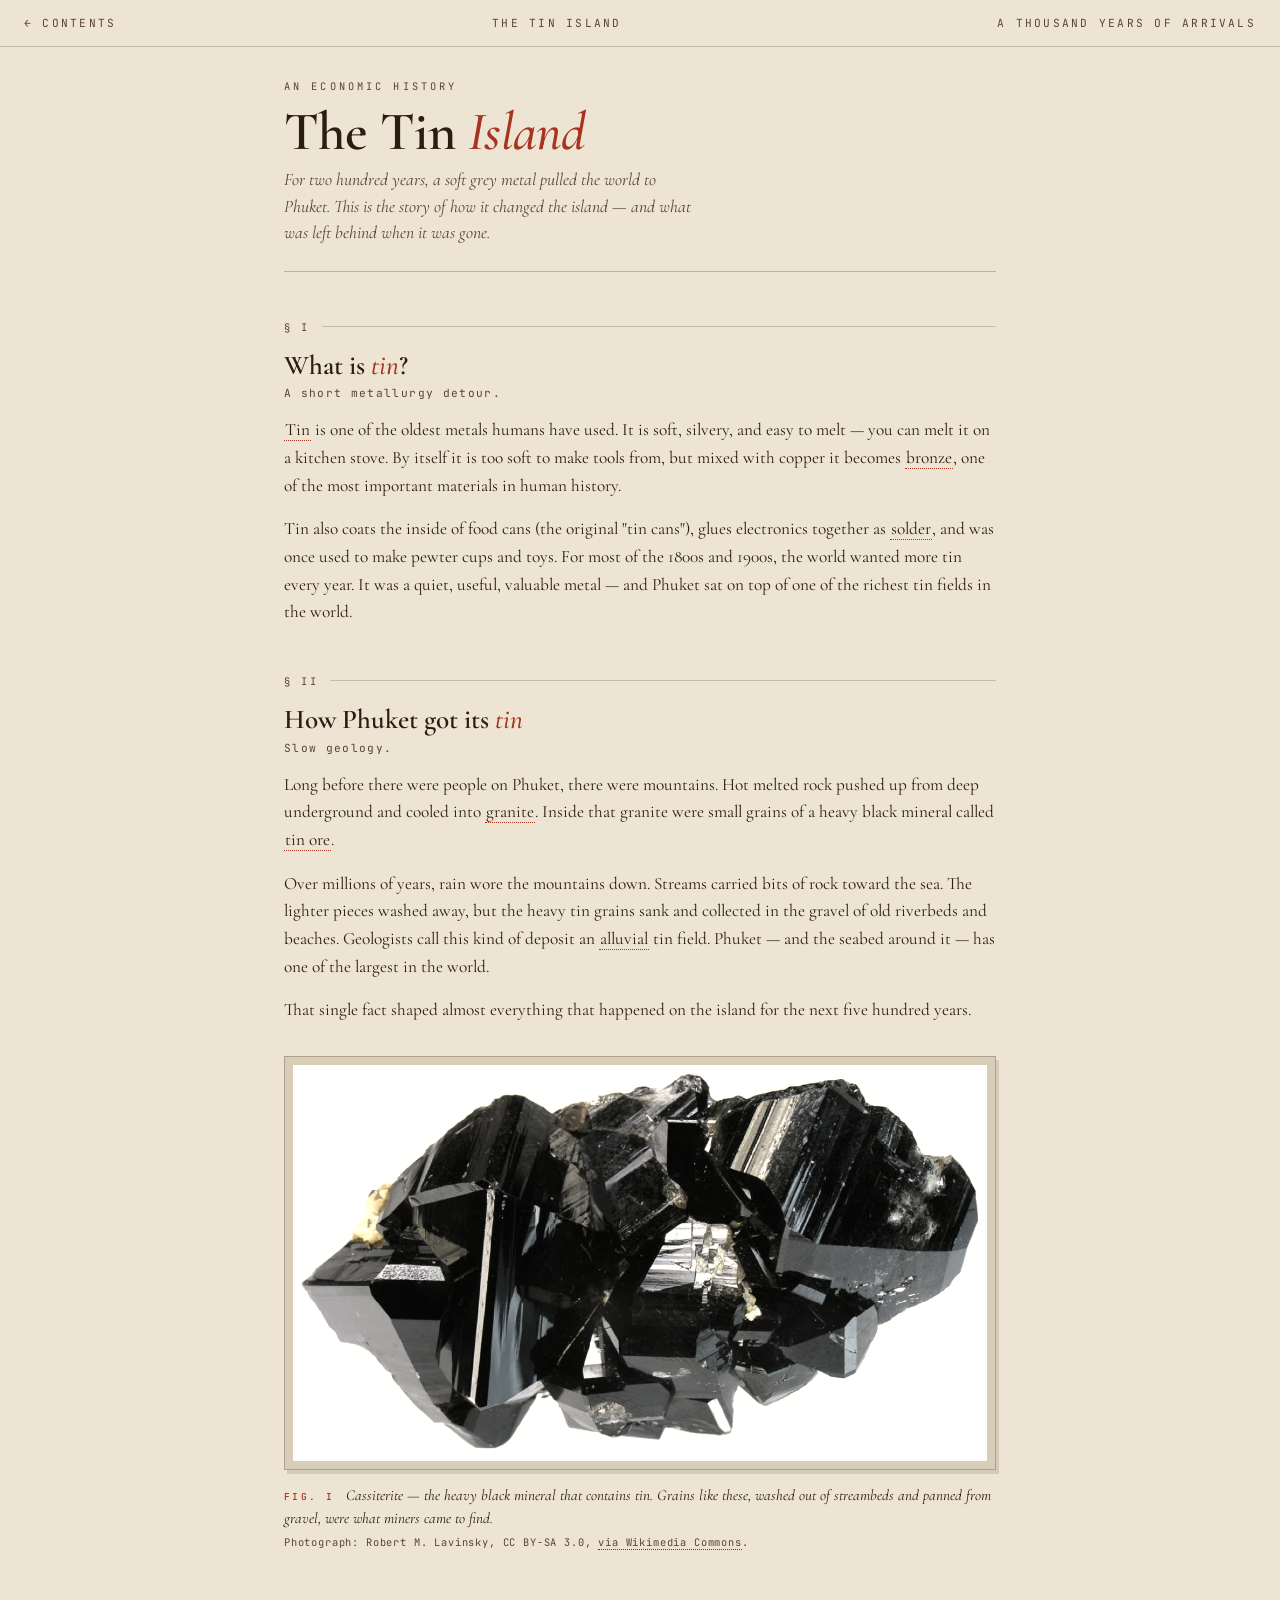
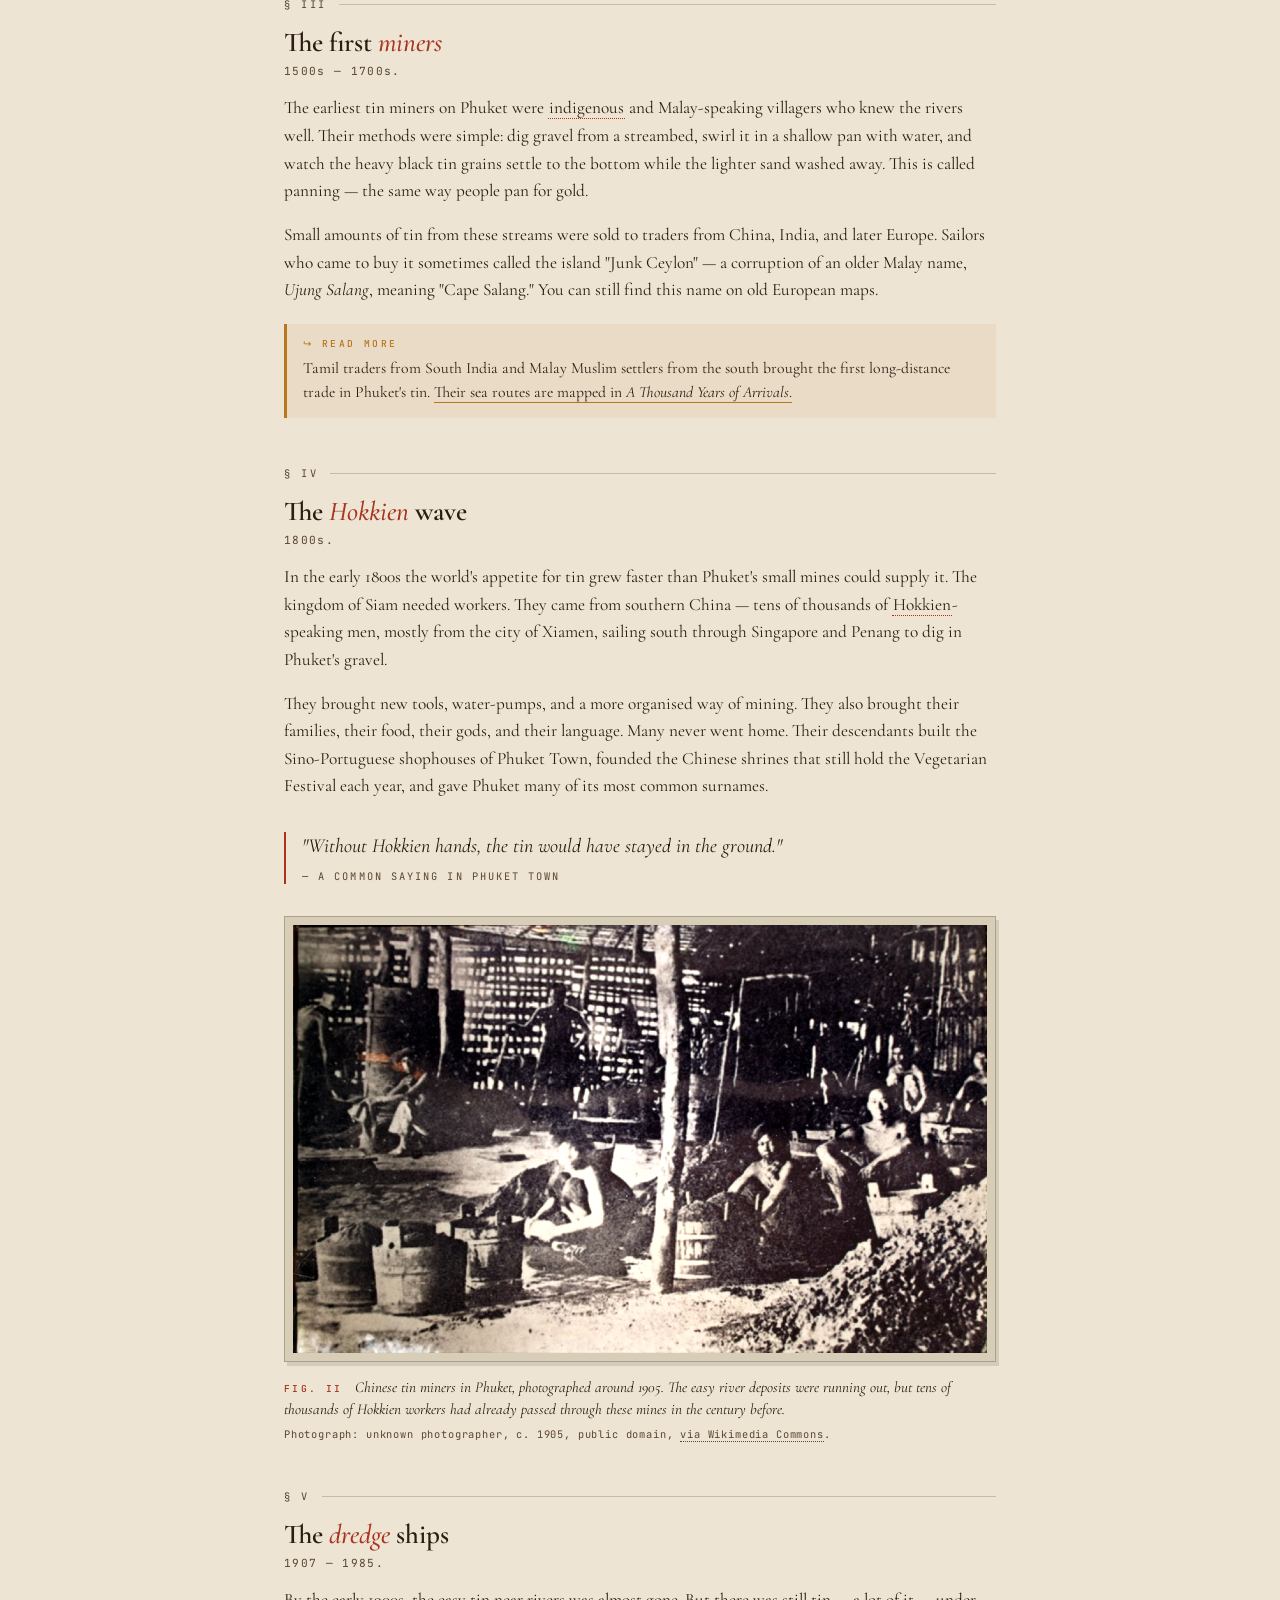
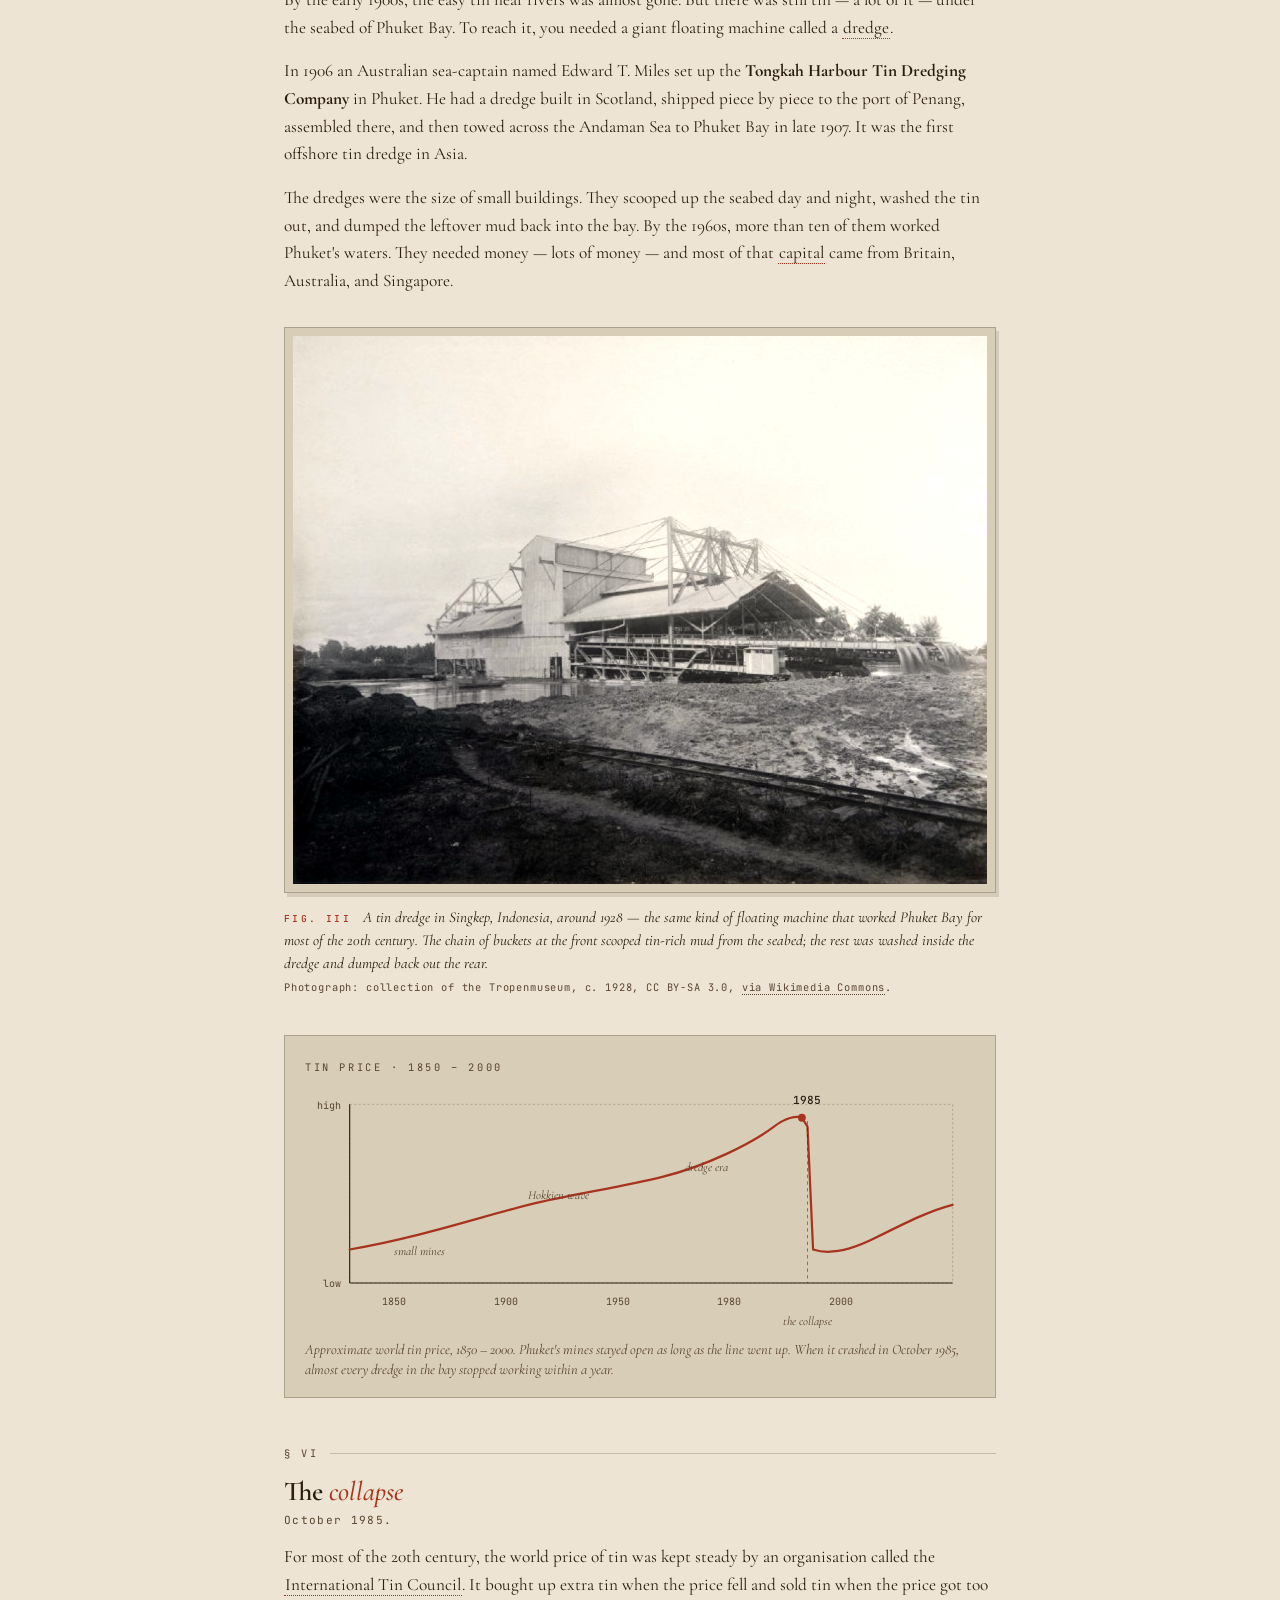
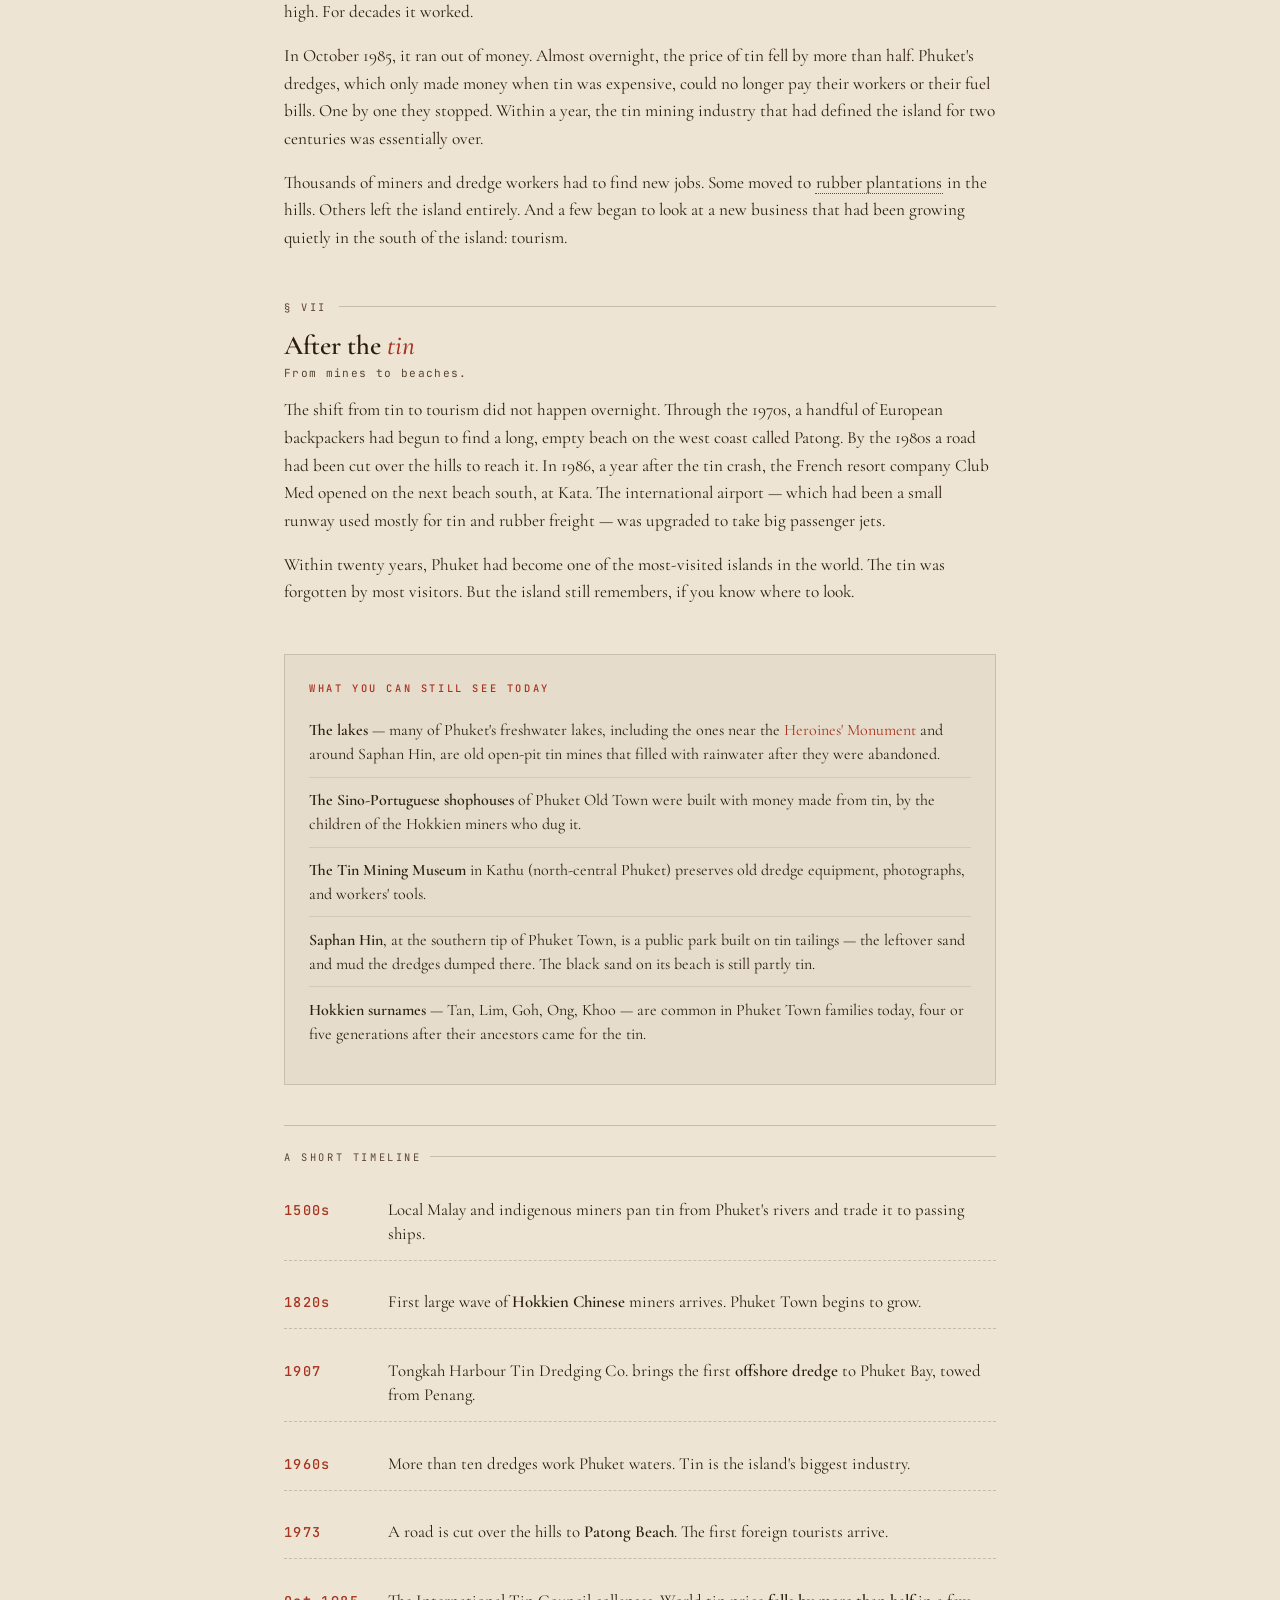
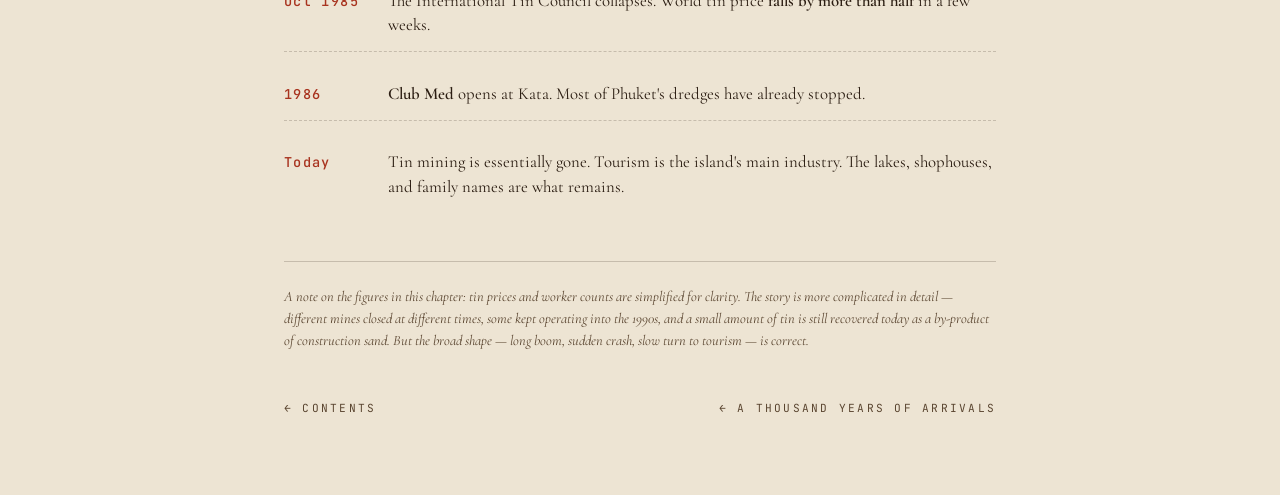
<file: tin-island.html>
<!DOCTYPE html>
<html lang="en">
<head>
<meta charset="UTF-8" />
<meta name="viewport" content="width=device-width, initial-scale=1.0"/>
<title>The Tin Island — Phuket</title>
<link href="https://fonts.googleapis.com/css2?family=Cormorant+Garamond:ital,wght@0,400;0,500;0,600;0,700;1,400&family=JetBrains+Mono:wght@400;500&display=swap" rel="stylesheet">
<link rel="stylesheet" href="styles/textbook.css">
<style>
  /* ---------- Page-specific layout ---------- */
  .chapter {
    max-width: 760px;
    margin: 0 auto;
    padding: 2rem 1.5rem 5rem;
  }
  .chapter-header {
    padding-bottom: 1.5rem;
    margin-bottom: 2rem;
    border-bottom: 1px solid rgba(43,29,18,.25);
  }
  .chapter-header h1 {
    font-size: clamp(2.2rem, 6vw, 3.4rem);
    font-weight: 600;
    line-height: 1;
    margin: .25rem 0 .5rem;
    letter-spacing: -.01em;
  }
  .chapter-sub {
    font-style: italic;
    color: var(--ink-soft);
    font-size: 1.1rem;
    line-height: 1.5;
    max-width: 52ch;
    margin-top: .5rem;
  }

  /* ---------- Sections ---------- */
  section.act {
    margin-top: 3rem;
  }
  .act-rule {
    font-family: 'JetBrains Mono', monospace;
    font-size: .65rem;
    letter-spacing: .25em;
    text-transform: uppercase;
    color: var(--ink-soft);
    display: flex; align-items: center; gap: .75rem;
    margin-bottom: 1rem;
  }
  .act-rule::after {
    content: ""; flex: 1; height: 1px; background: rgba(43,29,18,.2);
  }
  .act h2 {
    font-size: 1.7rem;
    font-weight: 600;
    line-height: 1.15;
    margin-bottom: .35rem;
  }
  .act h2 em {
    font-style: italic;
    color: var(--accent);
    font-weight: 500;
  }
  .act-dek {
    font-family: 'JetBrains Mono', monospace;
    font-size: .7rem;
    color: var(--ink-soft);
    letter-spacing: .12em;
    margin-bottom: 1rem;
  }
  .act p {
    font-size: 1.08rem;
    line-height: 1.6;
    margin-bottom: 1rem;
  }
  .act p:last-child { margin-bottom: 0; }

  /* ---------- Cross-reference callout ---------- */
  .xref {
    margin: 1.25rem 0;
    padding: .85rem 1rem;
    background: rgba(184,118,31,.08);
    border-left: 3px solid var(--c-amber);
    font-size: .98rem;
    line-height: 1.5;
  }
  .xref a { color: var(--ink); text-decoration: none; border-bottom: 1px solid var(--c-amber); }
  .xref a:hover { color: var(--accent); text-decoration: none; }
  .xref-label {
    font-family: 'JetBrains Mono', monospace;
    font-size: .6rem;
    letter-spacing: .25em;
    text-transform: uppercase;
    color: var(--c-amber);
    margin-bottom: .35rem;
    font-weight: 500;
  }

  /* ---------- Figures (photos with captions) ---------- */
  figure.figure {
    margin: 2rem 0 1.5rem;
    padding: 0;
  }
  figure.figure .figure-frame {
    background: var(--paper-dark);
    padding: .5rem;
    border: 1px solid rgba(43,29,18,.25);
    box-shadow: 3px 4px 0 rgba(43,29,18,.12);
    line-height: 0;
  }
  figure.figure img {
    display: block;
    width: 100%;
    height: auto;
    filter: sepia(.18) saturate(.9) contrast(1.02);
  }
  figure.figure figcaption {
    margin-top: .85rem;
    font-size: .95rem;
    line-height: 1.5;
    color: var(--ink);
    font-style: italic;
  }
  .figure-label {
    font-family: 'JetBrains Mono', monospace;
    font-size: .6rem;
    letter-spacing: .25em;
    text-transform: uppercase;
    color: var(--accent);
    margin-right: .5rem;
    font-style: normal;
    font-weight: 500;
  }
  .figure-credit {
    display: block;
    margin-top: .35rem;
    font-family: 'JetBrains Mono', monospace;
    font-size: .65rem;
    letter-spacing: .08em;
    color: var(--ink-soft);
    font-style: normal;
    line-height: 1.4;
  }
  .figure-credit a {
    color: var(--ink-soft);
    text-decoration: none;
    border-bottom: 1px dotted var(--ink-soft);
  }
  .figure-credit a:hover { color: var(--accent); border-bottom-color: var(--accent); }

  /* ---------- Pull quote ---------- */
  .pull {
    margin: 2rem 0;
    padding: 0 1rem;
    border-left: 2px solid var(--accent);
    font-style: italic;
    font-size: 1.25rem;
    line-height: 1.45;
    color: var(--ink);
  }
  .pull cite {
    display: block;
    font-style: normal;
    font-family: 'JetBrains Mono', monospace;
    font-size: .65rem;
    letter-spacing: .2em;
    text-transform: uppercase;
    color: var(--ink-soft);
    margin-top: .5rem;
  }

  /* ---------- Visual: tin price chart (SVG) ---------- */
  .chart-wrap {
    margin: 2.5rem 0 1rem;
    padding: 1.5rem 1.25rem 1rem;
    background: var(--paper-dark);
    border: 1px solid rgba(43,29,18,.25);
    position: relative;
  }
  .chart-title {
    font-family: 'JetBrains Mono', monospace;
    font-size: .65rem;
    letter-spacing: .25em;
    text-transform: uppercase;
    color: var(--ink-soft);
    margin-bottom: .5rem;
  }
  .chart-caption {
    font-size: .9rem;
    font-style: italic;
    color: var(--ink-soft);
    margin-top: .75rem;
    line-height: 1.45;
  }
  svg.tin-chart { display: block; width: 100%; height: auto; }

  /* ---------- Timeline ---------- */
  .timeline {
    margin: 2.5rem 0 0;
    padding: 1.5rem 0 0;
    border-top: 1px solid rgba(43,29,18,.2);
  }
  .timeline-title {
    font-family: 'JetBrains Mono', monospace;
    font-size: .65rem;
    letter-spacing: .25em;
    text-transform: uppercase;
    color: var(--ink-soft);
    margin-bottom: 1.25rem;
    display: flex; align-items: center; gap: .5rem;
  }
  .timeline-title::after { content: ""; flex: 1; height: 1px; background: rgba(43,29,18,.2); }
  .tl-list {
    display: grid;
    gap: 1rem;
  }
  .tl-item {
    display: grid;
    grid-template-columns: 5.5rem 1fr;
    gap: 1rem;
    align-items: baseline;
    padding: .85rem 0;
    border-bottom: 1px dashed rgba(43,29,18,.2);
  }
  .tl-item:last-child { border-bottom: none; }
  .tl-year {
    font-family: 'JetBrains Mono', monospace;
    font-size: .85rem;
    letter-spacing: .1em;
    color: var(--accent);
    font-weight: 500;
  }
  .tl-label {
    font-size: 1.05rem;
    line-height: 1.45;
  }
  .tl-label strong { font-weight: 600; }

  /* ---------- "What you'll see today" ---------- */
  .legacy {
    margin: 3rem 0 0;
    padding: 1.75rem 1.5rem;
    background: rgba(43,29,18,.04);
    border: 1px solid rgba(43,29,18,.15);
  }
  .legacy h3 {
    font-family: 'JetBrains Mono', monospace;
    font-size: .65rem;
    letter-spacing: .25em;
    text-transform: uppercase;
    color: var(--accent);
    margin-bottom: .85rem;
    font-weight: 500;
  }
  .legacy ul {
    margin: 0;
    padding: 0;
    list-style: none;
  }
  .legacy li {
    padding: .65rem 0;
    border-bottom: 1px solid rgba(43,29,18,.1);
    line-height: 1.5;
  }
  .legacy li:last-child { border-bottom: none; }
  .legacy li strong { font-weight: 600; }

  /* ---------- End matter ---------- */
  .endnote {
    margin-top: 3rem;
    padding-top: 1.5rem;
    border-top: 1px solid rgba(43,29,18,.2);
    font-size: .9rem;
    font-style: italic;
    color: var(--ink-soft);
    line-height: 1.55;
  }

  .chapter-footer {
    margin-top: 3rem;
    display: flex;
    justify-content: space-between;
    gap: 1rem;
    flex-wrap: wrap;
    font-family: 'JetBrains Mono', monospace;
    font-size: .7rem;
    letter-spacing: .2em;
    text-transform: uppercase;
  }
  .chapter-footer a { color: var(--ink-soft); text-decoration: none; }
  .chapter-footer a:hover { color: var(--accent); }

  @media (max-width: 600px) {
    .tl-item { grid-template-columns: 4.25rem 1fr; gap: .75rem; }
    .pull { font-size: 1.1rem; }
  }
</style>
</head>
<body>

<nav class="site-nav">
  <a class="home-link" href="index.html">Contents</a>
  <span>The Tin Island</span>
  <a href="migrations-map.html">A Thousand Years of Arrivals</a>
</nav>

<article class="chapter">

  <header class="chapter-header">
    <div class="eyebrow">An Economic History</div>
    <h1>The Tin <em>Island</em></h1>
    <p class="chapter-sub">
      For two hundred years, a soft grey metal pulled the world to Phuket.
      This is the story of how it changed the island — and what was left
      behind when it was gone.
    </p>
  </header>

  <!-- ============================================================ -->
  <section class="act" id="what-is-tin">
    <div class="act-rule">§ I</div>
    <h2>What is <em>tin</em>?</h2>
    <div class="act-dek">A short metallurgy detour.</div>

    <p>
      <span class="vocab" data-def="A soft, silvery-grey metal. It does not rust easily, so people have used it for thousands of years to coat other metals and to make alloys.">Tin</span>
      is one of the oldest metals humans have used. It is soft, silvery,
      and easy to melt — you can melt it on a kitchen stove. By itself it
      is too soft to make tools from, but mixed with copper it becomes
      <span class="vocab" data-def="A hard metal made by mixing copper and tin. It was used to make tools, weapons, and statues. The 'Bronze Age' was named after it." data-pron="bronz">bronze</span>,
      one of the most important materials in human history.
    </p>

    <p>
      Tin also coats the inside of food cans (the original "tin cans"),
      glues electronics together as
      <span class="vocab" data-def="A metal mixture, often made with tin, that is melted to join two pieces of metal or wires together — used in almost every electronic device." data-pron="SOL-der">solder</span>,
      and was once used to make pewter cups and toys. For most of the
      1800s and 1900s, the world wanted more tin every year. It was a
      quiet, useful, valuable metal — and Phuket sat on top of one of the
      richest tin fields in the world.
    </p>
  </section>

  <!-- ============================================================ -->
  <section class="act" id="how-phuket-got-its-tin">
    <div class="act-rule">§ II</div>
    <h2>How Phuket got its <em>tin</em></h2>
    <div class="act-dek">Slow geology.</div>

    <p>
      Long before there were people on Phuket, there were mountains. Hot
      melted rock pushed up from deep underground and cooled into
      <span class="vocab" data-def="A hard, speckled rock made of cooled magma. It often contains tiny grains of tin, gold, or other heavy minerals." data-pron="GRAN-it">granite</span>.
      Inside that granite were small grains of a heavy black mineral called
      <span class="vocab" data-def="A natural rock or mineral that contains tin. The most common one is called cassiterite — heavy and dark, almost black.">tin ore</span>.
    </p>

    <p>
      Over millions of years, rain wore the mountains down. Streams
      carried bits of rock toward the sea. The lighter pieces washed
      away, but the heavy tin grains sank and collected in the gravel of
      old riverbeds and beaches. Geologists call this kind of deposit an
      <span class="vocab" data-def="A deposit of minerals, sand or gravel that was carried and dropped by a river or stream over a long time. Phuket's tin sat in alluvial gravel — easy to dig out, no deep mine needed." data-pron="al-LOO-vee-uhl">alluvial</span>
      tin field. Phuket — and the seabed around it — has one of the
      largest in the world.
    </p>

    <p>
      That single fact shaped almost everything that happened on the
      island for the next five hundred years.
    </p>

    <figure class="figure">
      <div class="figure-frame">
        <img src="images/tin-ore.jpg" alt="Black crystals of cassiterite, the main ore of tin, on a piece of pale quartz rock." loading="lazy" />
      </div>
      <figcaption>
        <span class="figure-label">Fig. I</span>
        Cassiterite — the heavy black mineral that contains tin. Grains
        like these, washed out of streambeds and panned from gravel,
        were what miners came to find.
        <span class="figure-credit">
          Photograph: Robert M. Lavinsky, CC BY-SA 3.0,
          <a href="https://commons.wikimedia.org/wiki/File:Cassiterite-120237.jpg" rel="noopener">via Wikimedia Commons</a>.
        </span>
      </figcaption>
    </figure>
  </section>

  <!-- ============================================================ -->
  <section class="act" id="first-miners">
    <div class="act-rule">§ III</div>
    <h2>The first <em>miners</em></h2>
    <div class="act-dek">1500s — 1700s.</div>

    <p>
      The earliest tin miners on Phuket were
      <span class="vocab" data-def="People whose families have lived in a place for a very long time, before others arrived. On Phuket this includes Chao Le sea-people and Malay-speaking villagers." data-pron="in-DI-jen-us">indigenous</span>
      and Malay-speaking villagers who knew the rivers well. Their
      methods were simple: dig gravel from a streambed, swirl it in a
      shallow pan with water, and watch the heavy black tin grains settle
      to the bottom while the lighter sand washed away. This is called
      panning — the same way people pan for gold.
    </p>

    <p>
      Small amounts of tin from these streams were sold to traders from
      China, India, and later Europe. Sailors who came to buy it
      sometimes called the island "Junk Ceylon" — a corruption of an
      older Malay name, <em>Ujung Salang</em>, meaning "Cape Salang."
      You can still find this name on old European maps.
    </p>

    <div class="xref">
      <div class="xref-label">↪ Read more</div>
      Tamil traders from South India and Malay Muslim settlers from the
      south brought the first long-distance trade in Phuket's tin.
      <a href="migrations-map.html">Their sea routes are mapped in <em>A Thousand Years of Arrivals</em>.</a>
    </div>
  </section>

  <!-- ============================================================ -->
  <section class="act" id="hokkien-wave">
    <div class="act-rule">§ IV</div>
    <h2>The <em>Hokkien</em> wave</h2>
    <div class="act-dek">1800s.</div>

    <p>
      In the early 1800s the world's appetite for tin grew faster than
      Phuket's small mines could supply it. The kingdom of Siam needed
      workers. They came from southern China — tens of thousands of
      <span class="vocab" data-def="People from Fujian province in southern China, who speak the Hokkien dialect. Many came to Southeast Asia in the 1800s as workers and merchants." data-pron="HOK-kee-en">Hokkien</span>-speaking
      men, mostly from the city of Xiamen, sailing south through Singapore
      and Penang to dig in Phuket's gravel.
    </p>

    <p>
      They brought new tools, water-pumps, and a more organised way of
      mining. They also brought their families, their food, their gods,
      and their language. Many never went home. Their descendants built
      the Sino-Portuguese shophouses of Phuket Town, founded the Chinese
      shrines that still hold the Vegetarian Festival each year, and
      gave Phuket many of its most common surnames.
    </p>

    <div class="pull">
      "Without Hokkien hands, the tin would have stayed in the ground."
      <cite>— A common saying in Phuket Town</cite>
    </div>

    <figure class="figure">
      <div class="figure-frame">
        <img src="images/hokkien-miners-1905.jpg" alt="A black-and-white photograph from 1905 of Chinese tin miners working a gravel pit in Phuket, with wooden tools and woven hats." loading="lazy" />
      </div>
      <figcaption>
        <span class="figure-label">Fig. II</span>
        Chinese tin miners in Phuket, photographed around 1905. The
        easy river deposits were running out, but tens of thousands of
        Hokkien workers had already passed through these mines in the
        century before.
        <span class="figure-credit">
          Photograph: unknown photographer, c. 1905, public domain,
          <a href="https://commons.wikimedia.org/wiki/File:1905-chinese-tin-miners-phuket.jpg" rel="noopener">via Wikimedia Commons</a>.
        </span>
      </figcaption>
    </figure>
  </section>

  <!-- ============================================================ -->
  <section class="act" id="dredges">
    <div class="act-rule">§ V</div>
    <h2>The <em>dredge</em> ships</h2>
    <div class="act-dek">1907 — 1985.</div>

    <p>
      By the early 1900s, the easy tin near rivers was almost gone. But
      there was still tin — a lot of it — under the seabed of Phuket Bay.
      To reach it, you needed a giant floating machine called a
      <span class="vocab" data-def="A huge floating machine with a chain of buckets that scoops mud and gravel from the seabed. The mud is washed inside the dredge and the heavy tin grains are kept; the rest is dumped back into the sea.">dredge</span>.
    </p>

    <p>
      In 1906 an Australian sea-captain named Edward T. Miles set up the
      <strong>Tongkah Harbour Tin Dredging Company</strong> in Phuket. He
      had a dredge built in Scotland, shipped piece by piece to the port
      of Penang, assembled there, and then towed across the Andaman Sea
      to Phuket Bay in late 1907. It was the first offshore tin dredge in
      Asia.
    </p>

    <p>
      The dredges were the size of small buildings. They scooped up the
      seabed day and night, washed the tin out, and dumped the leftover
      mud back into the bay. By the 1960s, more than ten of them worked
      Phuket's waters. They needed money — lots of money — and most of
      that
      <span class="vocab" data-def="Money invested in a business to buy machines, pay workers, or build something big. Big mining and dredging needed huge amounts of capital, usually from foreign companies." data-pron="KAP-i-tul">capital</span>
      came from Britain, Australia, and Singapore.
    </p>

    <figure class="figure">
      <div class="figure-frame">
        <img src="images/dredge-singkep-1928.jpg" alt="A black-and-white photograph of a large floating tin dredge — a building-sized machine on a barge — at work in shallow water around 1928." loading="lazy" />
      </div>
      <figcaption>
        <span class="figure-label">Fig. III</span>
        A tin dredge in Singkep, Indonesia, around 1928 — the same kind
        of floating machine that worked Phuket Bay for most of the
        20th century. The chain of buckets at the front scooped tin-rich
        mud from the seabed; the rest was washed inside the dredge and
        dumped back out the rear.
        <span class="figure-credit">
          Photograph: collection of the Tropenmuseum, c. 1928, CC BY-SA 3.0,
          <a href="https://commons.wikimedia.org/wiki/File:COLLECTIE_TROPENMUSEUM_De_tinbaggermolen_Sergang_van_de_Singkep_Tin_Maatschappij_TMnr_60055721.jpg" rel="noopener">via Wikimedia Commons</a>.
        </span>
      </figcaption>
    </figure>

    <div class="chart-wrap">
      <div class="chart-title">Tin Price · 1850 – 2000</div>
      <svg class="tin-chart" viewBox="0 0 600 220" role="img" aria-label="Approximate tin price 1850 to 2000, showing slow rise, sharp 1985 collapse, then slow recovery">
        <!-- frame -->
        <rect x="40" y="20" width="540" height="160" fill="none" stroke="#5a4530" stroke-width=".5" stroke-dasharray="2 2" opacity=".5"/>
        <!-- y-axis ticks -->
        <line x1="40" y1="20" x2="40" y2="180" stroke="#2b1d12" stroke-width="1"/>
        <line x1="40" y1="180" x2="580" y2="180" stroke="#2b1d12" stroke-width="1"/>
        <text x="32" y="184" font-family="JetBrains Mono" font-size="9" fill="#5a4530" text-anchor="end">low</text>
        <text x="32" y="24" font-family="JetBrains Mono" font-size="9" fill="#5a4530" text-anchor="end">high</text>
        <!-- x-axis decade labels -->
        <g font-family="JetBrains Mono" font-size="9" fill="#5a4530" text-anchor="middle">
          <text x="80" y="200">1850</text>
          <text x="180" y="200">1900</text>
          <text x="280" y="200">1950</text>
          <text x="380" y="200">1980</text>
          <text x="480" y="200">2000</text>
        </g>

        <!-- approximate price curve -->
        <path d="M 40,150
                 C 100,140 160,120 200,110
                 C 240,100 280,95 320,85
                 C 360,75 400,55 420,40
                 C 430,32 440,30 445,32
                 L 450,40
                 L 455,150
                 C 470,155 490,150 510,140
                 C 540,125 560,115 580,110"
              fill="none"
              stroke="#a8331f"
              stroke-width="2"
              stroke-linecap="round"
              stroke-linejoin="round"/>

        <!-- 1985 marker -->
        <line x1="450" y1="35" x2="450" y2="180" stroke="#2b1d12" stroke-width=".75" stroke-dasharray="3 3" opacity=".6"/>
        <circle cx="445" cy="32" r="3.5" fill="#a8331f"/>
        <text x="450" y="20" font-family="JetBrains Mono" font-size="10" fill="#2b1d12" text-anchor="middle" font-weight="500">1985</text>
        <text x="450" y="218" font-family="Cormorant Garamond" font-size="11" font-style="italic" fill="#5a4530" text-anchor="middle">the collapse</text>

        <!-- annotations -->
        <text x="80" y="155" font-family="Cormorant Garamond" font-size="11" font-style="italic" fill="#5a4530">small mines</text>
        <text x="200" y="105" font-family="Cormorant Garamond" font-size="11" font-style="italic" fill="#5a4530">Hokkien wave</text>
        <text x="340" y="80" font-family="Cormorant Garamond" font-size="11" font-style="italic" fill="#5a4530">dredge era</text>
      </svg>
      <div class="chart-caption">
        Approximate world tin price, 1850 – 2000. Phuket's mines stayed open
        as long as the line went up. When it crashed in October 1985, almost
        every dredge in the bay stopped working within a year.
      </div>
    </div>
  </section>

  <!-- ============================================================ -->
  <section class="act" id="collapse">
    <div class="act-rule">§ VI</div>
    <h2>The <em>collapse</em></h2>
    <div class="act-dek">October 1985.</div>

    <p>
      For most of the 20th century, the world price of tin was kept
      steady by an organisation called the
      <span class="vocab" data-def="A group of countries (including Thailand, Malaysia, and the UK) that worked together to keep the world price of tin high. When it ran out of money in 1985, the price collapsed.">International Tin Council</span>.
      It bought up extra tin when the price fell and sold tin when the
      price got too high. For decades it worked.
    </p>

    <p>
      In October 1985, it ran out of money. Almost overnight, the price
      of tin fell by more than half. Phuket's dredges, which only made
      money when tin was expensive, could no longer pay their workers or
      their fuel bills. One by one they stopped. Within a year, the tin
      mining industry that had defined the island for two centuries was
      essentially over.
    </p>

    <p>
      Thousands of miners and dredge workers had to find new jobs. Some
      moved to
      <span class="vocab" data-def="A large farm where rubber trees are grown in long rows. The trees are cut, and a white liquid called latex drips out and is collected. Latex is used to make tyres, gloves, and balloons.">rubber plantations</span>
      in the hills. Others left the island entirely. And a few began to
      look at a new business that had been growing quietly in the south
      of the island: tourism.
    </p>
  </section>

  <!-- ============================================================ -->
  <section class="act" id="after">
    <div class="act-rule">§ VII</div>
    <h2>After the <em>tin</em></h2>
    <div class="act-dek">From mines to beaches.</div>

    <p>
      The shift from tin to tourism did not happen overnight. Through the
      1970s, a handful of European backpackers had begun to find a long,
      empty beach on the west coast called Patong. By the 1980s a road
      had been cut over the hills to reach it. In 1986, a year after
      the tin crash, the French resort company Club Med opened on the
      next beach south, at Kata. The international airport — which had
      been a small runway used mostly for tin and rubber freight — was
      upgraded to take big passenger jets.
    </p>

    <p>
      Within twenty years, Phuket had become one of the most-visited
      islands in the world. The tin was forgotten by most visitors. But
      the island still remembers, if you know where to look.
    </p>
  </section>

  <!-- ============================================================ -->
  <section class="legacy">
    <h3>What you can still see today</h3>
    <ul>
      <li><strong>The lakes</strong> — many of Phuket's freshwater lakes, including the ones near the <a href="heroines.html">Heroines' Monument</a> and around Saphan Hin, are old open-pit tin mines that filled with rainwater after they were abandoned.</li>
      <li><strong>The Sino-Portuguese shophouses</strong> of Phuket Old Town were built with money made from tin, by the children of the Hokkien miners who dug it.</li>
      <li><strong>The Tin Mining Museum</strong> in Kathu (north-central Phuket) preserves old dredge equipment, photographs, and workers' tools.</li>
      <li><strong>Saphan Hin</strong>, at the southern tip of Phuket Town, is a public park built on tin tailings — the leftover sand and mud the dredges dumped there. The black sand on its beach is still partly tin.</li>
      <li><strong>Hokkien surnames</strong> — Tan, Lim, Goh, Ong, Khoo — are common in Phuket Town families today, four or five generations after their ancestors came for the tin.</li>
    </ul>
  </section>

  <!-- ============================================================ -->
  <section class="timeline">
    <div class="timeline-title">A short timeline</div>
    <div class="tl-list">
      <div class="tl-item">
        <span class="tl-year">1500s</span>
        <span class="tl-label">Local Malay and indigenous miners pan tin from Phuket's rivers and trade it to passing ships.</span>
      </div>
      <div class="tl-item">
        <span class="tl-year">1820s</span>
        <span class="tl-label">First large wave of <strong>Hokkien Chinese</strong> miners arrives. Phuket Town begins to grow.</span>
      </div>
      <div class="tl-item">
        <span class="tl-year">1907</span>
        <span class="tl-label">Tongkah Harbour Tin Dredging Co. brings the first <strong>offshore dredge</strong> to Phuket Bay, towed from Penang.</span>
      </div>
      <div class="tl-item">
        <span class="tl-year">1960s</span>
        <span class="tl-label">More than ten dredges work Phuket waters. Tin is the island's biggest industry.</span>
      </div>
      <div class="tl-item">
        <span class="tl-year">1973</span>
        <span class="tl-label">A road is cut over the hills to <strong>Patong Beach</strong>. The first foreign tourists arrive.</span>
      </div>
      <div class="tl-item">
        <span class="tl-year">Oct 1985</span>
        <span class="tl-label">The International Tin Council collapses. World tin price <strong>falls by more than half</strong> in a few weeks.</span>
      </div>
      <div class="tl-item">
        <span class="tl-year">1986</span>
        <span class="tl-label"><strong>Club Med</strong> opens at Kata. Most of Phuket's dredges have already stopped.</span>
      </div>
      <div class="tl-item">
        <span class="tl-year">Today</span>
        <span class="tl-label">Tin mining is essentially gone. Tourism is the island's main industry. The lakes, shophouses, and family names are what remains.</span>
      </div>
    </div>
  </section>

  <!-- ============================================================ -->
  <p class="endnote">
    A note on the figures in this chapter: tin prices and worker counts
    are simplified for clarity. The story is more complicated in detail —
    different mines closed at different times, some kept operating into
    the 1990s, and a small amount of tin is still recovered today as a
    by-product of construction sand. But the broad shape — long boom,
    sudden crash, slow turn to tourism — is correct.
  </p>

  <nav class="chapter-footer">
    <a href="index.html">← Contents</a>
    <a href="migrations-map.html">← A Thousand Years of Arrivals</a>
  </nav>

</article>

<script src="scripts/vocab.js"></script>
</body>
</html>
</file>
<file: styles/textbook.css>
/* ============================================================
   Phuket Interactive Textbook — shared design tokens
   Match the visual vocabulary of migrations-map.html.
   ============================================================ */

:root {
  --paper:      #ede4d3;
  --paper-dark: #d8cdb6;
  --ink:        #2b1d12;
  --ink-soft:   #5a4530;
  --accent:     #a8331f;

  /* Earth-tone family for data/era coding */
  --c-sea:     #1f5b6b;
  --c-earth:   #8a6d2c;
  --c-veg:     #3f6b3a;
  --c-brick:   #a8331f;
  --c-aub:     #6b3070;
  --c-amber:   #b8761f;
  --c-umber:   #5a4530;
  --c-night:   #2b1d12;
}

* { box-sizing: border-box; margin: 0; padding: 0; }

html, body {
  background: var(--paper);
  color: var(--ink);
  font-family: 'Cormorant Garamond', serif;
  -webkit-font-smoothing: antialiased;
  -moz-osx-font-smoothing: grayscale;
}

a { color: var(--accent); text-decoration: none; }
a:hover { text-decoration: underline; }

/* ---------- Typographic primitives ---------- */

.eyebrow {
  font-family: 'JetBrains Mono', monospace;
  font-size: .65rem;
  letter-spacing: .3em;
  color: var(--ink-soft);
  text-transform: uppercase;
  margin-bottom: .75rem;
}

h1, h2, h3 { font-weight: 600; line-height: 1.1; }
h1 { font-size: 2.6rem; letter-spacing: -.01em; }
h1 em { font-style: italic; color: var(--accent); font-weight: 500; }
h2 { font-size: 1.6rem; }
h3 { font-size: 1.15rem; font-weight: 600; }

.subtitle {
  font-style: italic;
  color: var(--ink-soft);
  font-size: 1.05rem;
  border-bottom: 1px solid rgba(43,29,18,.25);
  padding-bottom: 1.25rem;
  margin-bottom: 1.25rem;
}

p { font-size: 1.05rem; line-height: 1.55; }

.legend-title,
.section-rule {
  font-family: 'JetBrains Mono', monospace;
  font-size: .65rem;
  letter-spacing: .25em;
  text-transform: uppercase;
  color: var(--ink-soft);
  margin-bottom: .75rem;
  display: flex;
  align-items: center;
  gap: .5rem;
}
.legend-title::after,
.section-rule::after {
  content: "";
  flex: 1;
  height: 1px;
  background: rgba(43,29,18,.2);
}

/* ---------- Cards / cartouches ---------- */

.card {
  background: var(--paper);
  border: 1px solid rgba(43,29,18,.3);
  padding: 1.5rem;
  position: relative;
}
.card.shadowed {
  box-shadow: 0 20px 40px -15px rgba(43,29,18,.4);
}

.meta-strip {
  display: flex;
  gap: 1rem;
  flex-wrap: wrap;
  font-family: 'JetBrains Mono', monospace;
  font-size: .7rem;
  color: var(--ink-soft);
  border-top: 1px solid rgba(43,29,18,.2);
  border-bottom: 1px solid rgba(43,29,18,.2);
  padding: .5rem 0;
  margin-bottom: .75rem;
}
.meta-strip strong { color: var(--ink); font-weight: 500; }

/* ---------- Vocab click-to-define ---------- */

.vocab {
  cursor: pointer;
  border-bottom: 1.5px dotted var(--accent);
  color: inherit;
  position: relative;
  transition: background .15s ease;
  padding: 0 1px;
}
.vocab:hover,
.vocab:focus {
  background: rgba(168,51,31,.10);
  outline: none;
}
.vocab.is-open {
  background: rgba(168,51,31,.15);
}

.vocab-pop {
  position: absolute;
  z-index: 1000;
  max-width: min(320px, calc(100vw - 16px));
  background: var(--paper);
  border: 1px solid rgba(43,29,18,.4);
  padding: .85rem 1rem;
  font-family: 'Cormorant Garamond', serif;
  font-size: 1rem;
  line-height: 1.45;
  color: var(--ink);
  box-shadow: 3px 4px 0 rgba(43,29,18,.15);
  animation: vocab-fade-in .15s ease-out;
}
.vocab-pop::before {
  content: "";
  position: absolute;
  inset: 3px;
  border: 1px solid rgba(43,29,18,.15);
  pointer-events: none;
}
@keyframes vocab-fade-in {
  from { opacity: 0; transform: translateY(-2px); }
  to   { opacity: 1; transform: translateY(0); }
}
.vocab-pop-term {
  font-family: 'JetBrains Mono', monospace;
  font-size: .65rem;
  letter-spacing: .25em;
  text-transform: uppercase;
  color: var(--accent);
  margin-bottom: .35rem;
}
.vocab-pop-def { color: var(--ink); }
.vocab-pop-pron {
  font-style: italic;
  color: var(--ink-soft);
  font-size: .9rem;
  margin-top: .35rem;
}

/* ---------- Site nav (used by chapter pages) ---------- */

.site-nav {
  display: flex;
  justify-content: space-between;
  align-items: center;
  padding: 1rem 1.5rem;
  border-bottom: 1px solid rgba(43,29,18,.2);
  font-family: 'JetBrains Mono', monospace;
  font-size: .7rem;
  letter-spacing: .2em;
  text-transform: uppercase;
  color: var(--ink-soft);
}
.site-nav a { color: var(--ink-soft); }
.site-nav a:hover { color: var(--accent); text-decoration: none; }
.site-nav .home-link::before { content: "← "; }
.site-nav .next-link::after { content: " →"; }

/* ---------- Loading state pattern (shared) ---------- */

.status-overlay {
  position: absolute;
  inset: 0;
  display: flex;
  align-items: center;
  justify-content: center;
  background: var(--paper);
  z-index: 1000;
  font-style: italic;
  color: var(--ink-soft);
  flex-direction: column;
  gap: .5rem;
  text-align: center;
  padding: 1rem;
  transition: opacity .4s ease;
}
.status-overlay.hidden { opacity: 0; pointer-events: none; }
.status-overlay small {
  font-family: 'JetBrains Mono', monospace;
  font-size: .7rem;
  letter-spacing: .1em;
  color: var(--ink-soft);
  opacity: .7;
}

/* ---------- Utilities ---------- */

.center-col {
  max-width: 720px;
  margin: 0 auto;
  padding: 2rem 1.5rem 4rem;
}
.wide-col {
  max-width: 1080px;
  margin: 0 auto;
  padding: 2rem 1.5rem 4rem;
}

@media (max-width: 600px) {
  h1 { font-size: 2.1rem; }
  h2 { font-size: 1.35rem; }
  .center-col, .wide-col { padding: 1.5rem 1.1rem 3rem; }
}
</file>
<file: styles/fiction.css>
/* ============================================================
   Five-Foot Way — historical fiction
   Shared layout for the story contents page + per-chapter pages.
   Builds on styles/textbook.css (design tokens + .site-nav).
   ============================================================ */

/* ---------- Reading column ---------- */
.chapter {
  max-width: 720px;
  margin: 0 auto;
  padding: 2rem 1.5rem 5rem;
}
.chapter-header {
  padding-bottom: 1.5rem;
  margin-bottom: 1.5rem;
  border-bottom: 1px solid rgba(43,29,18,.25);
}
.chapter-header h1 {
  font-size: clamp(2.2rem, 6vw, 3.4rem);
  font-weight: 600;
  line-height: 1;
  margin: .25rem 0 .5rem;
  letter-spacing: -.01em;
}
.chapter-header h1 em {
  font-style: italic;
  color: var(--accent);
  font-weight: 500;
}
.chapter-dek {
  font-family: 'JetBrains Mono', monospace;
  font-size: .7rem;
  color: var(--ink-soft);
  letter-spacing: .12em;
  text-transform: uppercase;
}
.chapter-sub {
  font-style: italic;
  color: var(--ink-soft);
  font-size: 1.1rem;
  line-height: 1.5;
  max-width: 52ch;
  margin-top: .5rem;
}

/* ---------- Chapter prose ---------- */
.chapter-body p {
  font-size: 1.08rem;
  line-height: 1.65;
  margin-bottom: 1rem;
}
.chapter-body p:last-child { margin-bottom: 0; }
.chapter-body p em { font-style: italic; }

/* ---------- Scene break (within a chapter) ---------- */
.scene-break {
  border: none;
  text-align: center;
  margin: 1.75rem 0;
  color: var(--ink-soft);
  font-family: 'JetBrains Mono', monospace;
  font-size: .8rem;
  letter-spacing: .5em;
}
.scene-break::before { content: "· · ·"; }

/* ---------- Author's historical note ---------- */
.author-note {
  margin: 2.75rem 0 1rem;
  padding: 1.5rem 1.5rem;
  background: rgba(43,29,18,.04);
  border: 1px solid rgba(43,29,18,.15);
  border-left: 3px solid var(--c-amber);
}
.author-note h3 {
  font-family: 'JetBrains Mono', monospace;
  font-size: .65rem;
  letter-spacing: .25em;
  text-transform: uppercase;
  color: var(--c-amber);
  margin-bottom: .85rem;
  font-weight: 500;
}
.author-note p {
  font-size: .98rem;
  line-height: 1.6;
  color: var(--ink);
  margin-bottom: .85rem;
}
.author-note p:last-child { margin-bottom: 0; }
.author-note p em { font-style: italic; }

/* ---------- Chapter footer (prev / next) ---------- */
.chapter-footer {
  margin-top: 3rem;
  padding-top: 1.25rem;
  border-top: 1px solid rgba(43,29,18,.2);
  display: flex;
  justify-content: space-between;
  gap: 1rem;
  flex-wrap: wrap;
  font-family: 'JetBrains Mono', monospace;
  font-size: .7rem;
  letter-spacing: .2em;
  text-transform: uppercase;
}
.chapter-footer a { color: var(--ink-soft); text-decoration: none; }
.chapter-footer a:hover { color: var(--accent); text-decoration: none; }
.chapter-footer .prev::before { content: "← "; }
.chapter-footer .next::after  { content: " →"; }
.chapter-footer .spacer { flex: 1; }

/* ---------- Story contents page ---------- */
.story-intro p {
  font-size: 1.12rem;
  line-height: 1.6;
  margin-bottom: 1rem;
  max-width: 56ch;
}
.story-intro p:first-of-type { font-size: 1.18rem; }

.story-toc {
  margin-top: 2.5rem;
  border-top: 1px solid rgba(43,29,18,.2);
}
.story-toc-label {
  font-family: 'JetBrains Mono', monospace;
  font-size: .65rem;
  letter-spacing: .25em;
  text-transform: uppercase;
  color: var(--ink-soft);
  margin: 2.25rem 0 .25rem;
}
.toc-chapter {
  display: grid;
  grid-template-columns: 2.5rem 1fr;
  gap: 1rem;
  align-items: baseline;
  padding: 1.25rem 0;
  border-bottom: 1px solid rgba(43,29,18,.15);
  color: var(--ink);
  text-decoration: none;
  transition: background .2s ease, padding .2s ease;
}
.toc-chapter:hover {
  background: rgba(43,29,18,.04);
  padding-left: .5rem;
  text-decoration: none;
}
.toc-num {
  font-family: 'JetBrains Mono', monospace;
  font-size: .8rem;
  letter-spacing: .1em;
  color: var(--accent);
  padding-top: .25rem;
}
.toc-chapter-title {
  font-size: 1.45rem;
  font-weight: 600;
  line-height: 1.15;
  margin-bottom: .25rem;
}
.toc-chapter-title em { font-style: italic; color: var(--accent); font-weight: 500; }
.toc-chapter-teaser {
  font-size: 1rem;
  line-height: 1.45;
  color: var(--ink-soft);
  max-width: 58ch;
}

/* ---------- Password gate ---------- */
.gate {
  min-height: calc(100vh - 4rem);
  display: flex;
  align-items: center;
  justify-content: center;
  padding: 2rem 1.5rem;
}
.gate-card {
  max-width: 440px;
  width: 100%;
  background: var(--paper);
  border: 1px solid rgba(43,29,18,.3);
  box-shadow: 3px 4px 0 rgba(43,29,18,.12);
  padding: 2rem 1.75rem;
  text-align: center;
  position: relative;
}
.gate-card::before {
  content: "";
  position: absolute;
  inset: 4px;
  border: 1px solid rgba(43,29,18,.15);
  pointer-events: none;
}
.gate-eyebrow {
  font-family: 'JetBrains Mono', monospace;
  font-size: .65rem;
  letter-spacing: .3em;
  color: var(--ink-soft);
  text-transform: uppercase;
  margin-bottom: .75rem;
}
.gate-card h1 {
  font-size: 1.7rem;
  font-weight: 600;
  line-height: 1.15;
  margin-bottom: .5rem;
}
.gate-card h1 em { font-style: italic; color: var(--accent); font-weight: 500; }
.gate-card p {
  font-style: italic;
  color: var(--ink-soft);
  font-size: 1rem;
  line-height: 1.5;
  margin-bottom: 1.5rem;
}
.gate-form { display: flex; flex-direction: column; gap: .75rem; align-items: stretch; }
.gate-form input {
  font-family: 'Cormorant Garamond', serif;
  font-size: 1.1rem;
  padding: .75rem .9rem;
  background: var(--paper-dark);
  border: 1px solid rgba(43,29,18,.3);
  color: var(--ink);
  text-align: center;
  letter-spacing: .15em;
}
.gate-form input:focus { outline: none; border-color: var(--accent); background: var(--paper); }
.gate-form button {
  font-family: 'JetBrains Mono', monospace;
  font-size: .7rem;
  letter-spacing: .25em;
  text-transform: uppercase;
  padding: .8rem 1rem;
  background: var(--ink);
  color: var(--paper);
  border: 1px solid var(--ink);
  cursor: pointer;
  transition: background .15s ease;
}
.gate-form button:hover { background: var(--accent); border-color: var(--accent); }
.gate-error {
  font-family: 'JetBrains Mono', monospace;
  font-size: .7rem;
  letter-spacing: .15em;
  color: var(--accent);
  min-height: 1em;
  margin-top: .25rem;
}
.gate-hint {
  margin-top: 1.25rem;
  font-family: 'JetBrains Mono', monospace;
  font-size: .6rem;
  letter-spacing: .2em;
  text-transform: uppercase;
  color: var(--ink-soft);
  opacity: .8;
}

@media (max-width: 600px) {
  .chapter { padding: 1.5rem 1.1rem 4rem; }
  .toc-chapter { grid-template-columns: 2rem 1fr; gap: .75rem; }
  .toc-chapter-title { font-size: 1.3rem; }
}
</file>
